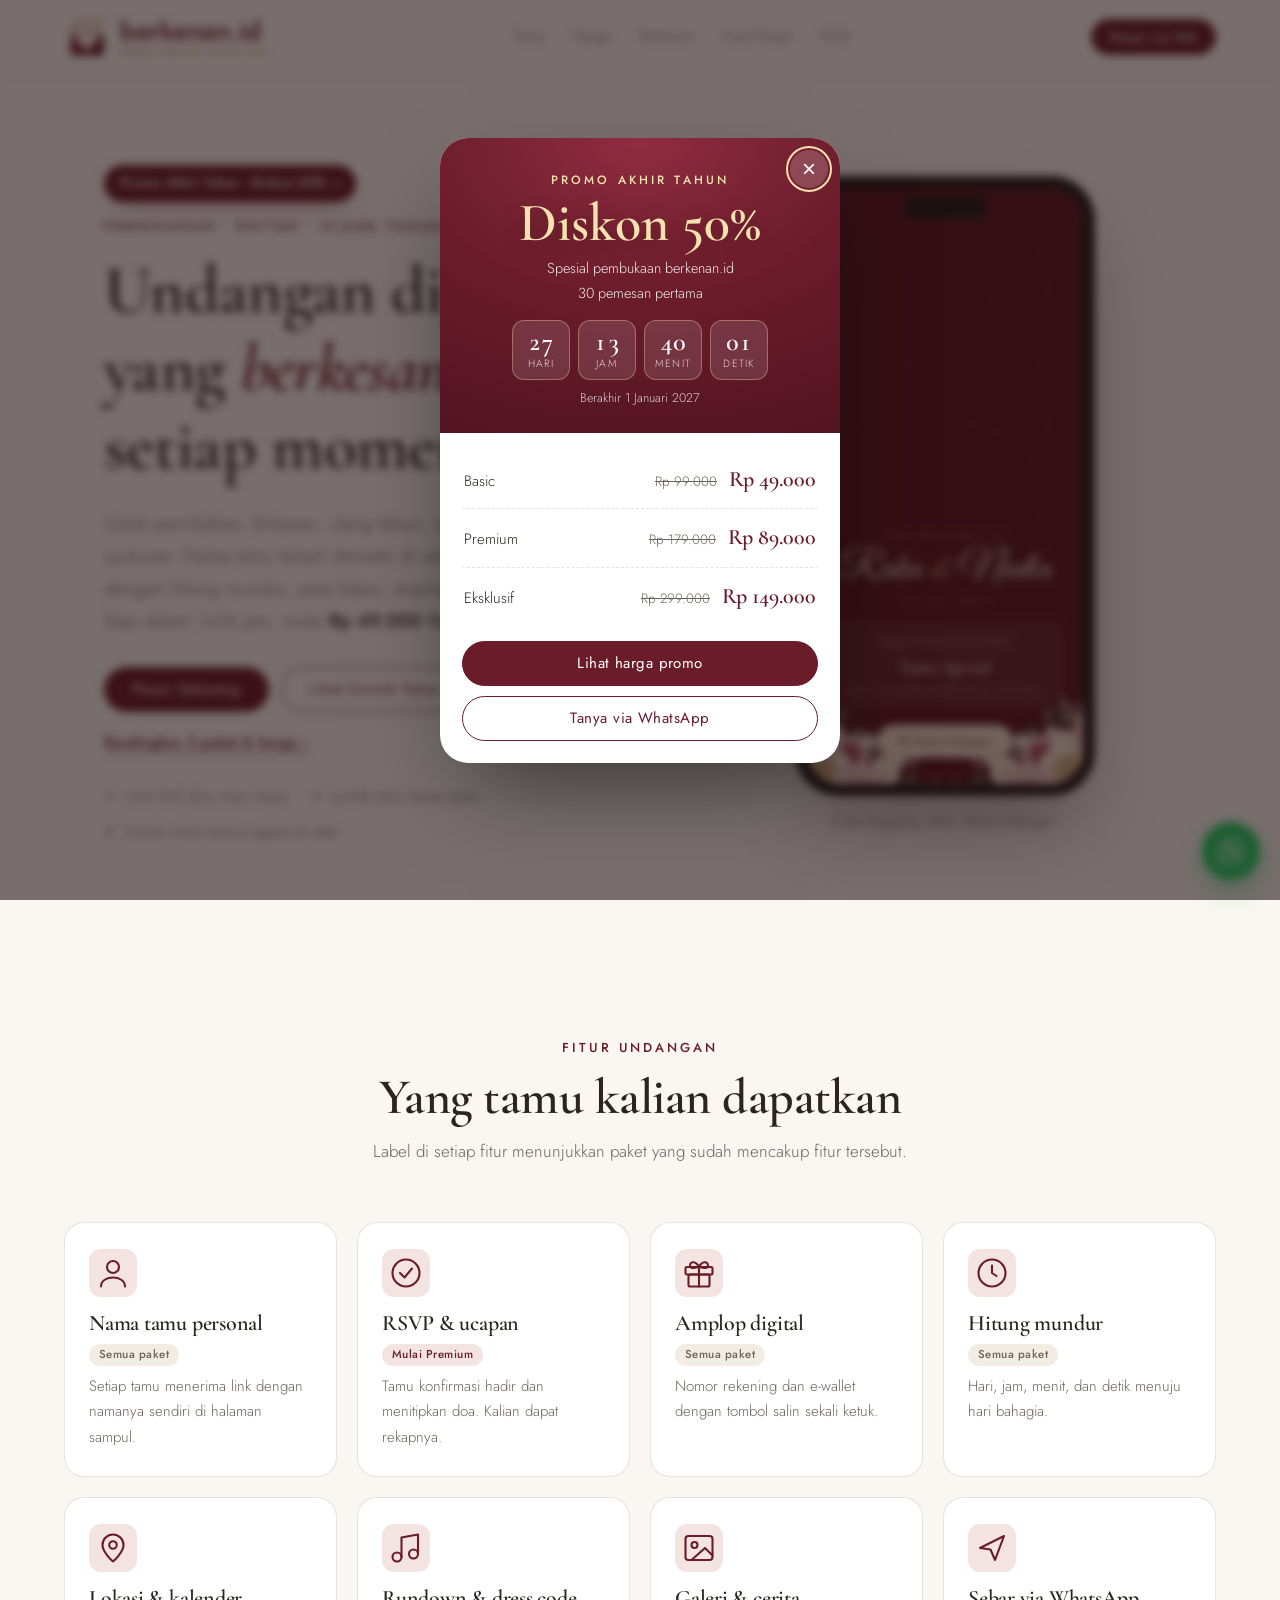
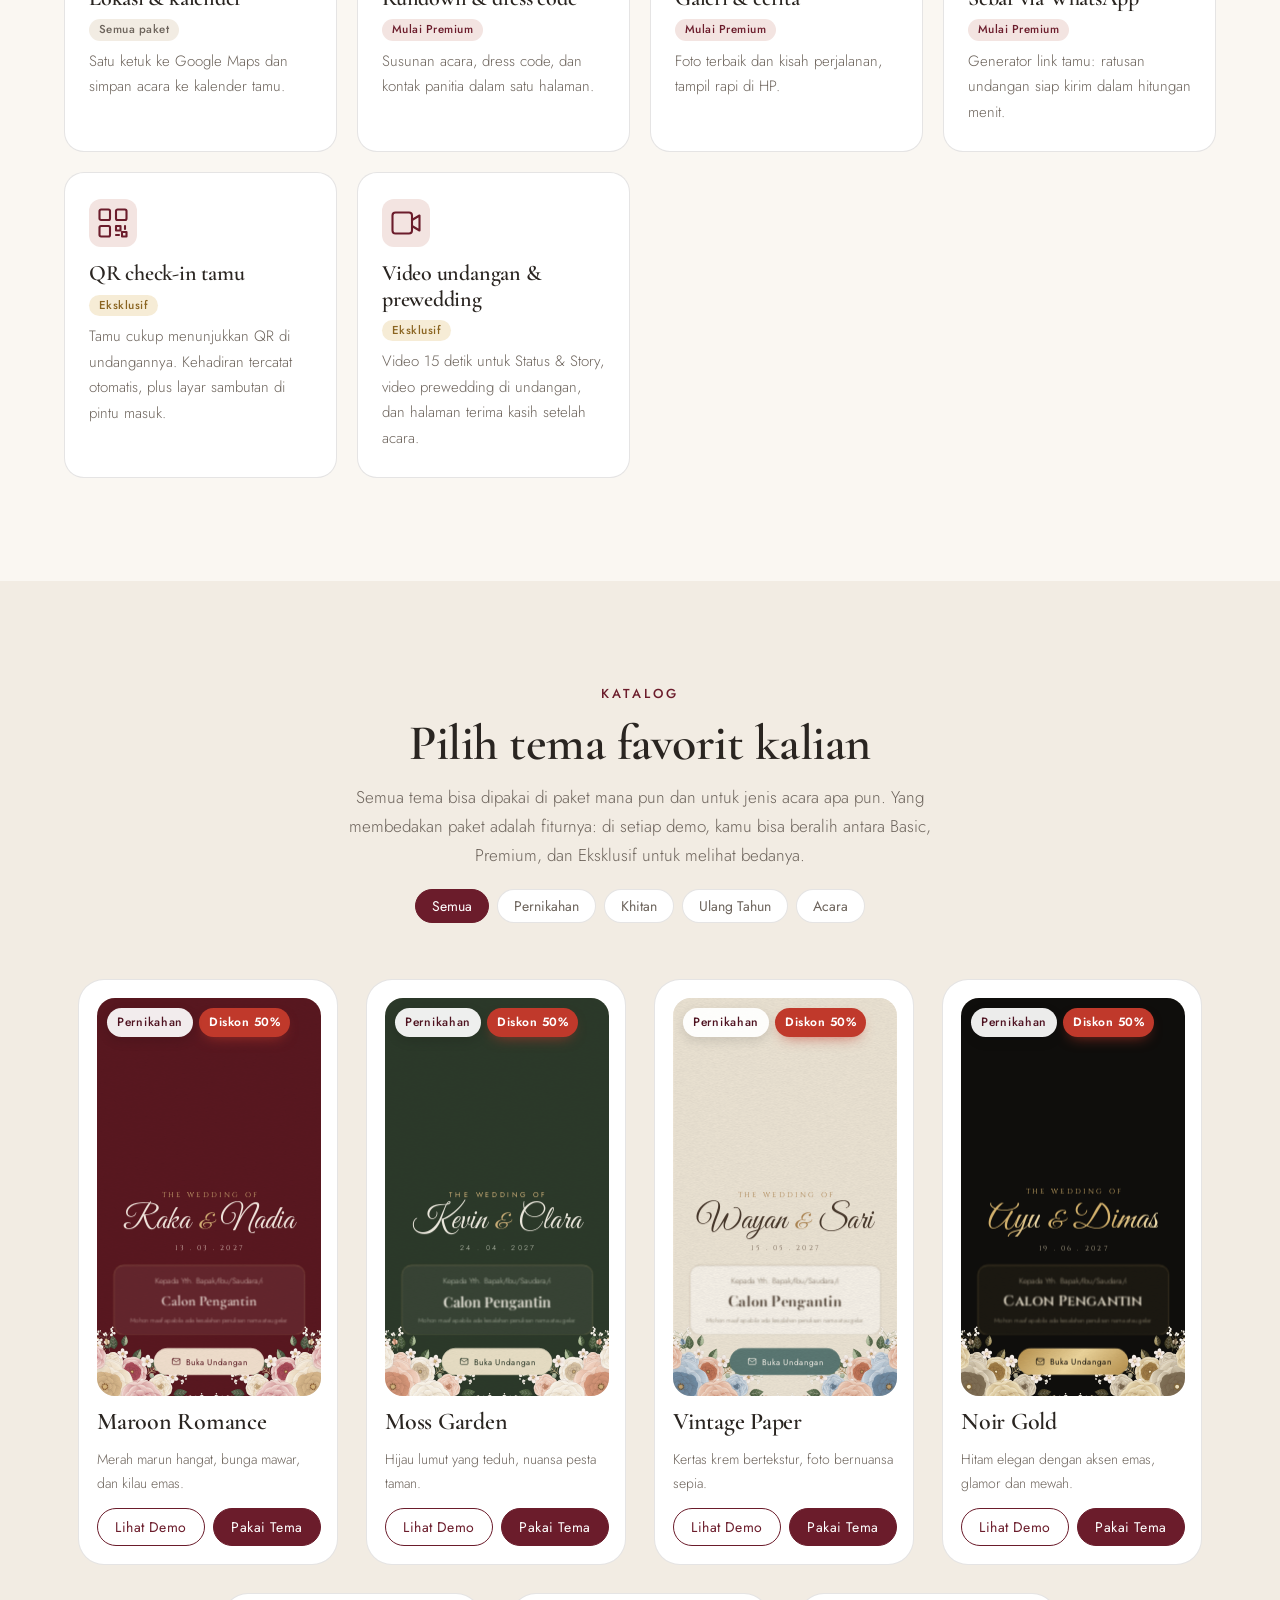
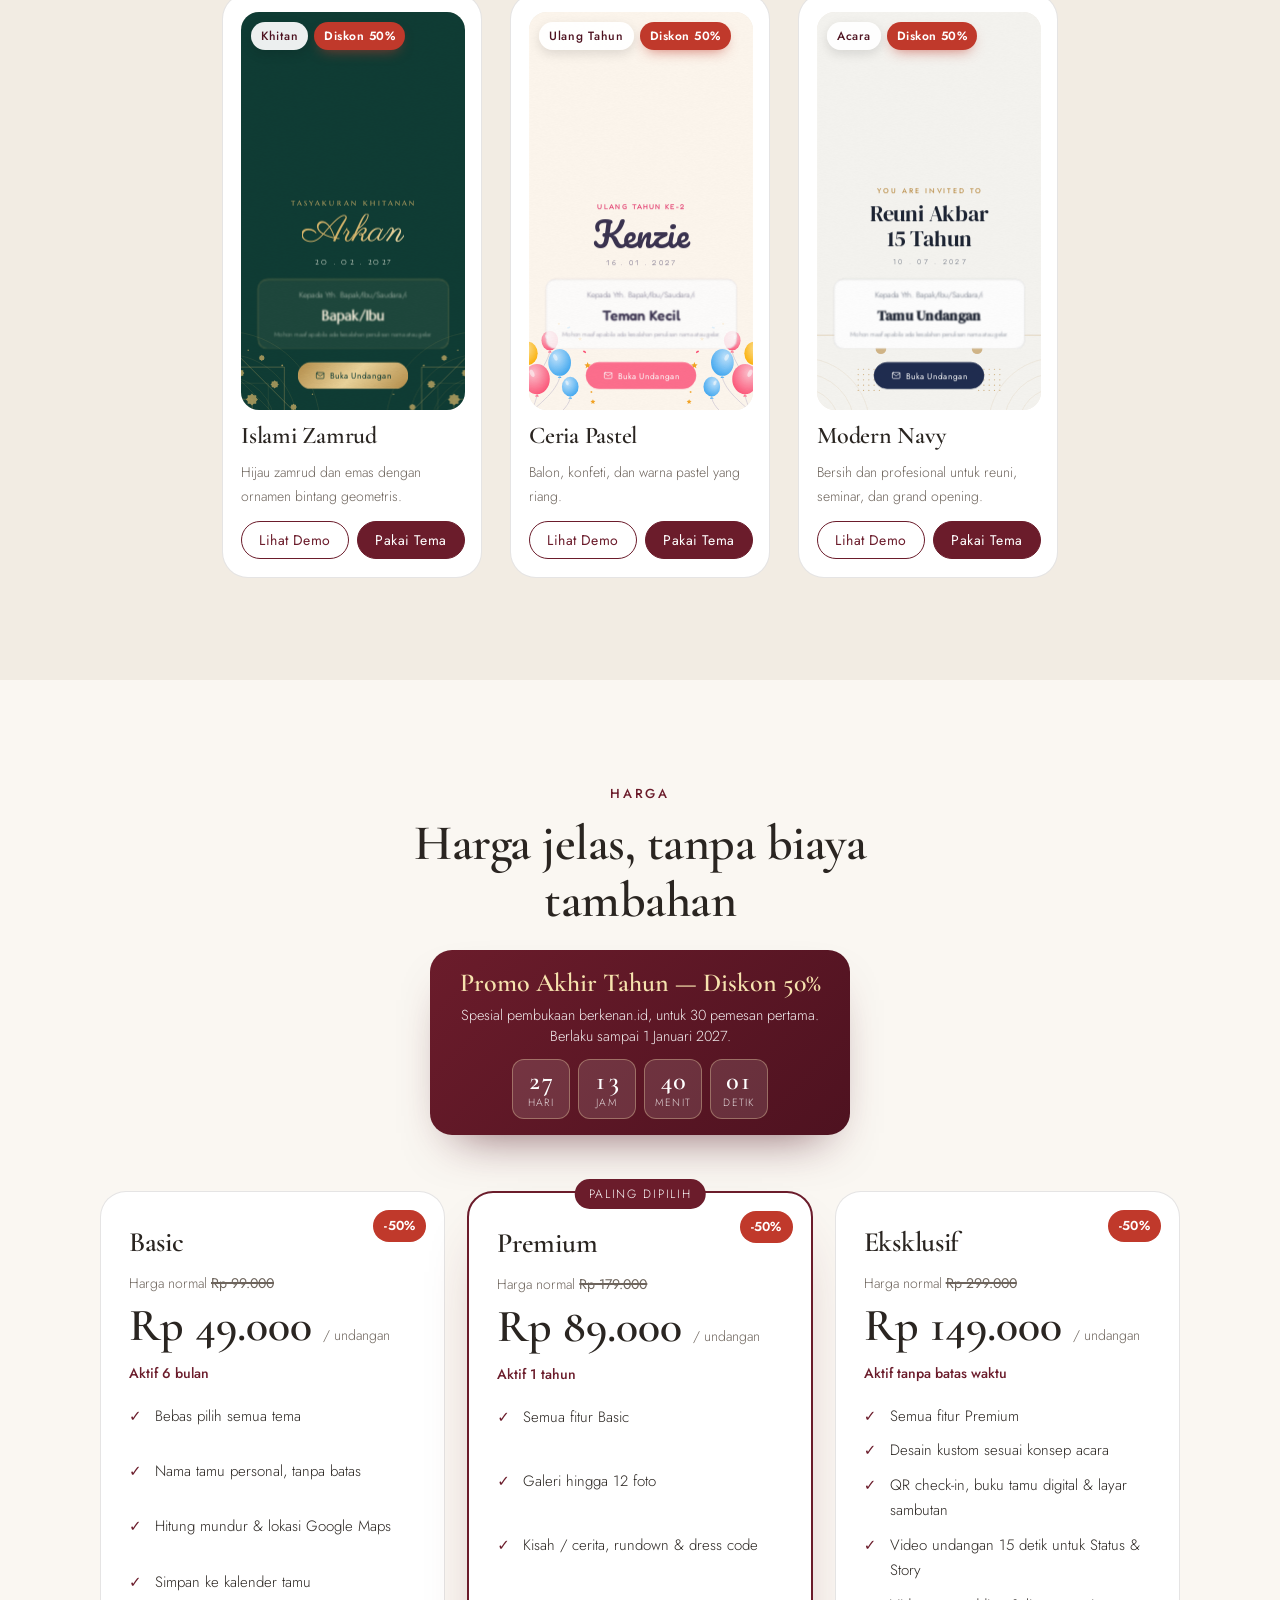
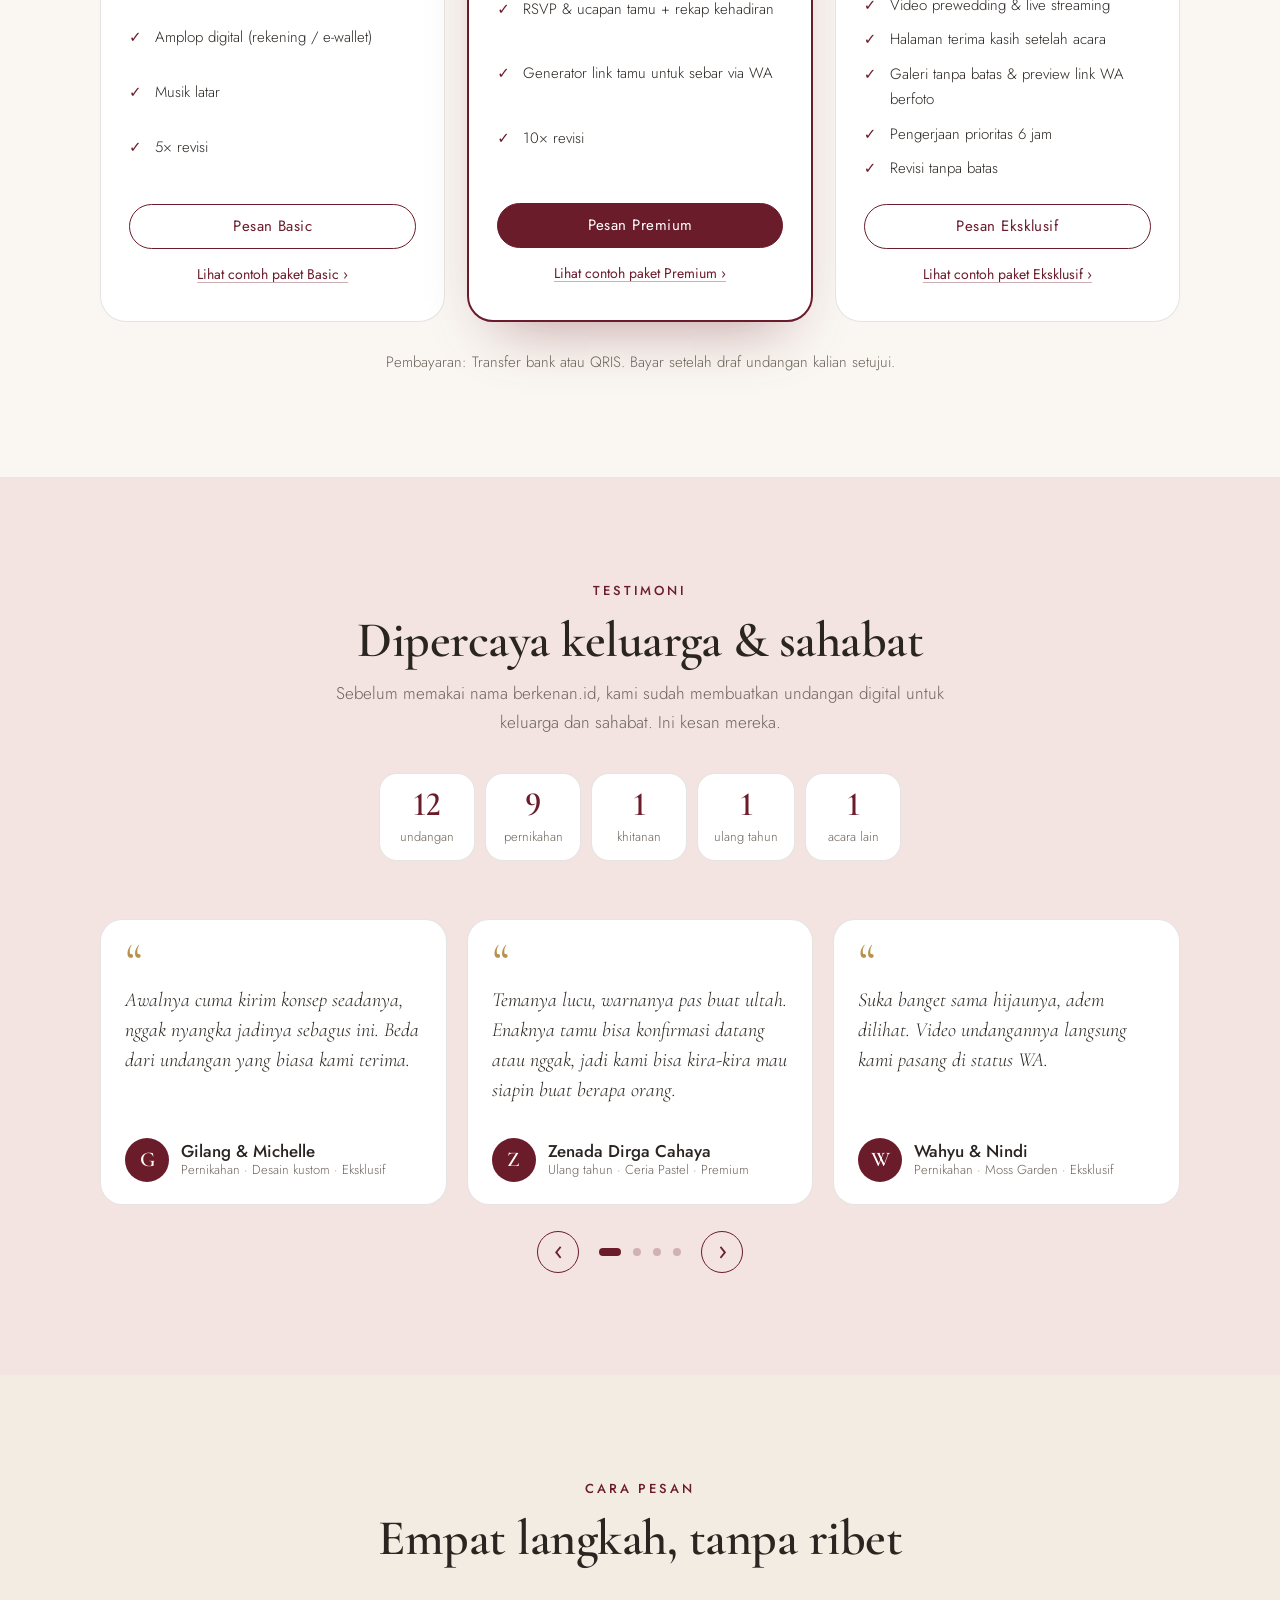
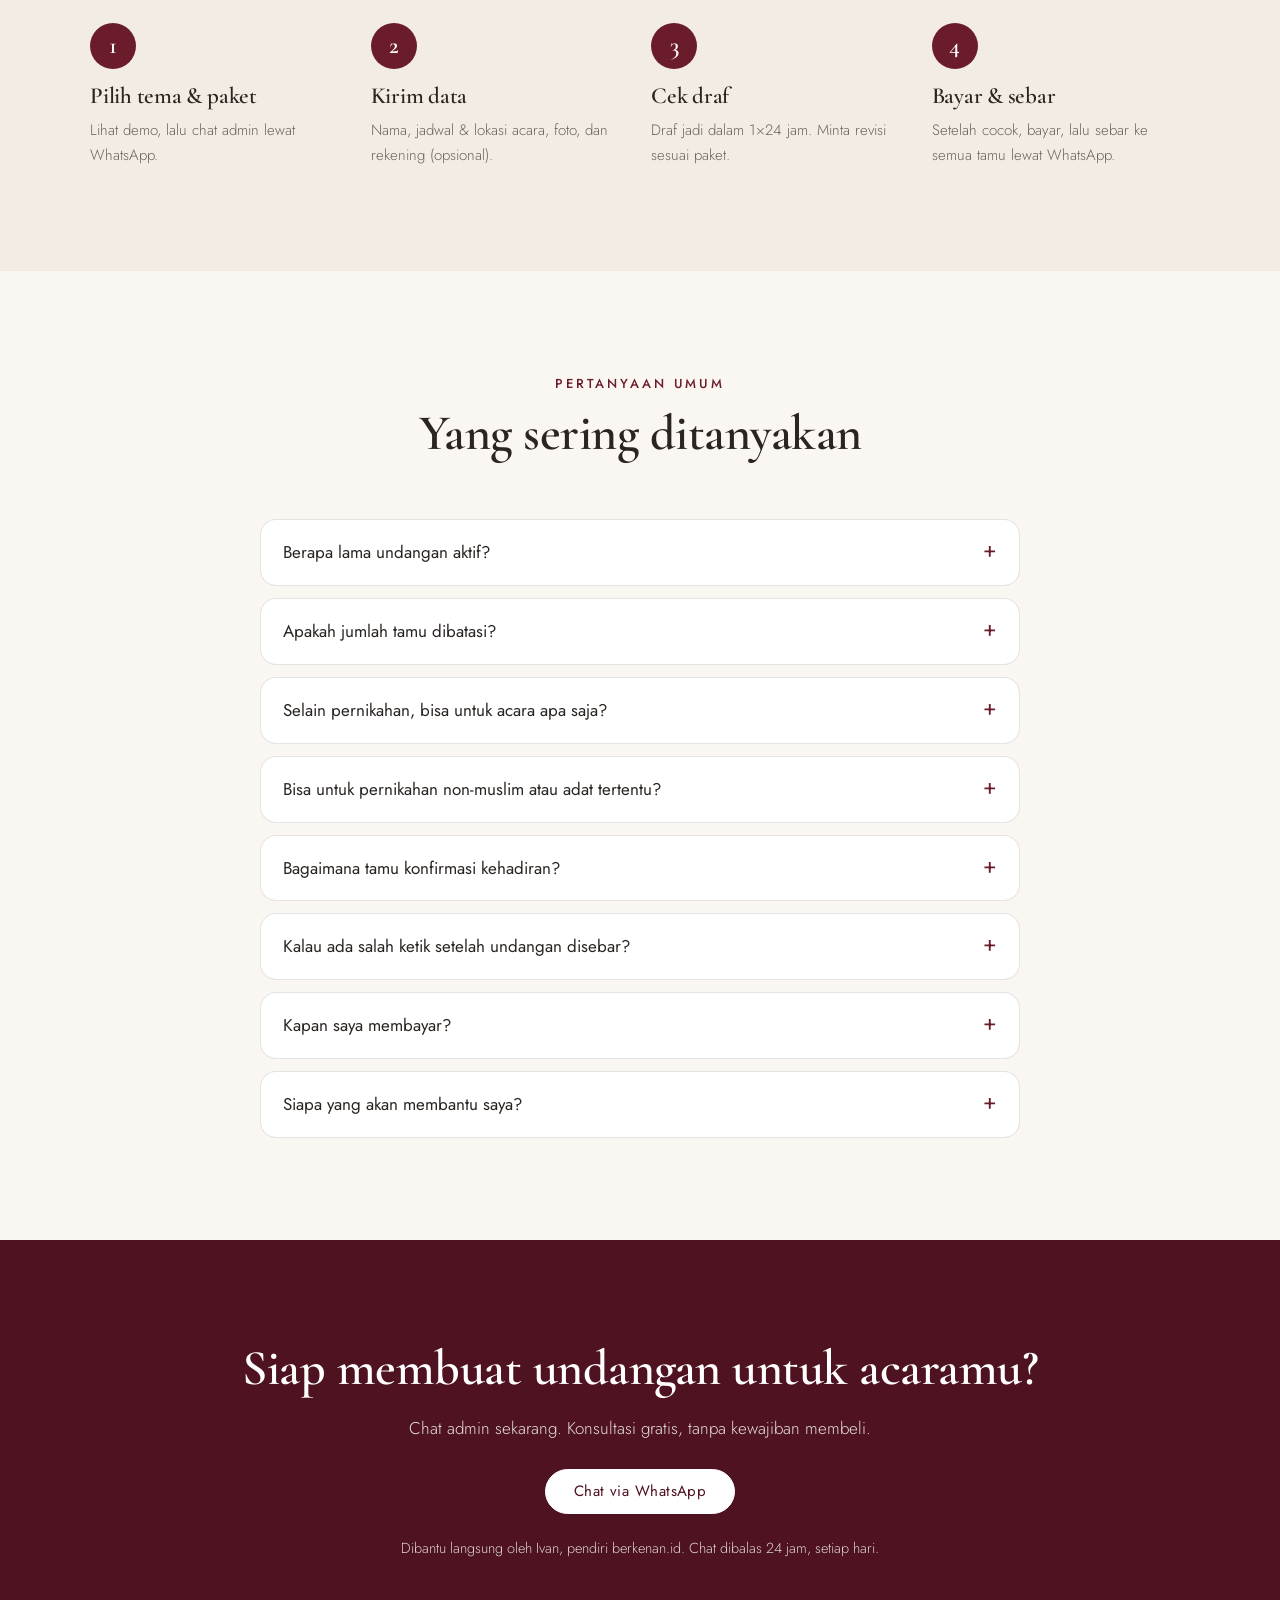
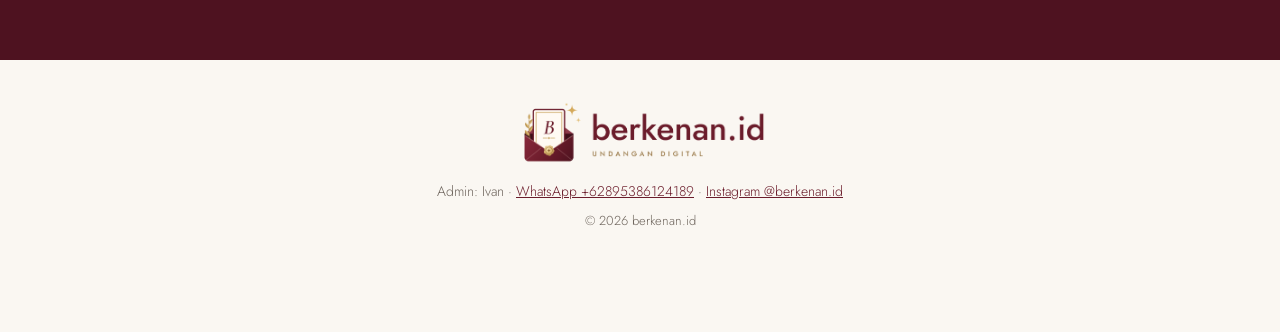
<file: index.html>
<!doctype html>
<html lang="id">
<head>
  <meta charset="utf-8">
  <meta name="viewport" content="width=device-width, initial-scale=1">
  <title>berkenan.id — Undangan Digital Pernikahan, Khitan, Ulang Tahun & Acara</title>
  <meta name="description" content="Undangan digital elegan untuk pernikahan, khitanan, ulang tahun, reuni, dan acara lainnya: nama tamu otomatis, RSVP, amplop digital, hitung mundur, dan musik. Jadi dalam 1×24 jam.">
  <meta property="og:title" content="berkenan.id — Undangan Digital untuk Setiap Momen">
  <meta property="og:description" content="Undangan digital untuk pernikahan, khitan, ulang tahun, dan acara. Siap disebar dalam 1×24 jam.">
  <meta property="og:type" content="website">
  <meta property="og:site_name" content="berkenan.id">
  <!-- Pratinjau link (WhatsApp, Facebook) butuh alamat lengkap. Ganti saat pindah ke domain sendiri. -->
  <meta property="og:image" content="https://ivan42118.github.io/berkenan.id/assets/logo/og.png">
  <meta property="og:image:width" content="1200">
  <meta property="og:image:height" content="630">
  <meta name="twitter:card" content="summary_large_image">
  <meta name="theme-color" content="#faf7f2">
  <link rel="icon" type="image/png" sizes="32x32" href="assets/logo/favicon-32.png">
  <link rel="icon" type="image/png" sizes="16x16" href="assets/logo/favicon-16.png">
  <link rel="apple-touch-icon" href="assets/logo/apple-touch-icon.png">
  <link rel="preconnect" href="https://fonts.googleapis.com">
  <link rel="preconnect" href="https://fonts.gstatic.com" crossorigin>
  <link href="https://fonts.googleapis.com/css2?family=Cormorant+Garamond:ital,wght@0,500;0,600;1,500&family=Jost:wght@300;400;500&display=swap" rel="stylesheet">
  <link rel="stylesheet" href="assets/landing.css?v=20261128e">
</head>
<body>
  <div class="peringatan" id="peringatan" hidden>
    ⚠ Nomor WhatsApp masih contoh. Ganti <code>whatsapp</code> di <code>config.js</code> sebelum situs ini online.
  </div>

  <header class="nav">
    <a class="logo" href="#" aria-label="berkenan.id, undangan digital">
      <img src="assets/logo/ikon-terang-96.png" srcset="assets/logo/ikon-terang-96.png 1x, assets/logo/ikon-terang-192.png 2x" width="46" height="46" alt="">
      <span class="logo-teks"><span class="logo-nama" data-brand>berkenan.id</span><small data-tagline>Undangan Digital</small></span>
    </a>
    <nav class="menu" aria-label="Navigasi utama">
      <a href="#tema">Tema</a>
      <a href="#harga">Harga</a>
      <a href="#cara">Cara Pesan</a>
      <a href="#faq">FAQ</a>
    </nav>
    <a class="harga-hp" href="#harga">Harga</a>
    <a class="btn kecil" data-wa target="_blank" rel="noopener">Pesan via WA</a>
  </header>

  <main>
    <section class="hero">
      <div class="hero-teks">
        <p class="eyebrow">Pernikahan · Khitan · Ulang Tahun · Acara</p>
        <h1>Undangan digital yang <em>berkesan</em> untuk setiap momen.</h1>
        <p class="lead">Untuk pernikahan, khitanan, ulang tahun, sampai reuni dan syukuran. Nama tamu tampil otomatis di setiap link, lengkap dengan hitung mundur, peta lokasi, amplop digital, dan musik. Siap dalam <span data-waktu>1×24 jam</span>, mulai <strong data-harga-min>Rp 99.000</strong>.</p>
        <div class="cta">
          <a class="btn" data-wa target="_blank" rel="noopener">Pesan Sekarang</a>
          <a class="btn garis" href="#tema">Lihat Contoh Tema</a>
        </div>
        <a class="tautan-harga" href="#harga">Bandingkan 3 paket &amp; harga ›</a>
        <ul class="jaminan">
          <li>Lihat draf dulu, baru bayar</li>
          <li>Jumlah tamu tanpa batas</li>
          <li>Cocok untuk semua agama &amp; adat</li>
        </ul>
      </div>
      <div class="hero-hp">
        <div class="hp">
          <!-- Undangan dirender selebar HP asli (375px) lalu diperkecil, supaya tampilannya persis seperti di HP tamu. -->
          <div class="hp-layar">
            <iframe src="undangan/?u=demo-maroon&amp;to=Tamu%20Spesial&amp;v=20261128e" title="Contoh undangan tema Maroon Romance"></iframe>
          </div>
        </div>
        <p class="hp-ket">Coba langsung: tekan “Buka Undangan”</p>
      </div>
    </section>

    <section class="bagian" id="fitur">
      <header class="kepala">
        <p class="eyebrow">Fitur undangan</p>
        <h2>Yang tamu kalian dapatkan</h2>
        <p>Label di setiap fitur menunjukkan paket yang sudah mencakup fitur tersebut.</p>
      </header>
      <div class="grid-fitur">
        <article class="fitur">
          <svg viewBox="0 0 24 24" aria-hidden="true"><circle cx="12" cy="8" r="4"/><path d="M4 21c0-4 4-6 8-6s8 2 8 6"/></svg>
          <h3>Nama tamu personal</h3>
          <span class="lencana-paket">Semua paket</span>
          <p>Setiap tamu menerima link dengan namanya sendiri di halaman sampul.</p>
        </article>
        <article class="fitur">
          <svg viewBox="0 0 24 24" aria-hidden="true"><circle cx="12" cy="12" r="9"/><path d="M8 12l3 3 5-6"/></svg>
          <h3>RSVP &amp; ucapan</h3>
          <span class="lencana-paket premium">Mulai Premium</span>
          <p>Tamu konfirmasi hadir dan menitipkan doa. Kalian dapat rekapnya.</p>
        </article>
        <article class="fitur">
          <svg viewBox="0 0 24 24" aria-hidden="true"><rect x="3" y="8" width="18" height="5" rx="1"/><rect x="5" y="13" width="14" height="8" rx="1"/><path d="M12 8v13M12 8c-2-4-6-4-6-1s4 1 6 1zM12 8c2-4 6-4 6-1s-4 1-6 1z"/></svg>
          <h3>Amplop digital</h3>
          <span class="lencana-paket">Semua paket</span>
          <p>Nomor rekening dan e-wallet dengan tombol salin sekali ketuk.</p>
        </article>
        <article class="fitur">
          <svg viewBox="0 0 24 24" aria-hidden="true"><circle cx="12" cy="12" r="9"/><path d="M12 7v5l3 2"/></svg>
          <h3>Hitung mundur</h3>
          <span class="lencana-paket">Semua paket</span>
          <p>Hari, jam, menit, dan detik menuju hari bahagia.</p>
        </article>
        <article class="fitur">
          <svg viewBox="0 0 24 24" aria-hidden="true"><path d="M12 21s-7-6-7-11a7 7 0 0 1 14 0c0 5-7 11-7 11z"/><circle cx="12" cy="10" r="2.5"/></svg>
          <h3>Lokasi &amp; kalender</h3>
          <span class="lencana-paket">Semua paket</span>
          <p>Satu ketuk ke Google Maps dan simpan acara ke kalender tamu.</p>
        </article>
        <article class="fitur">
          <svg viewBox="0 0 24 24" aria-hidden="true"><path d="M9 18V5l11-2v13"/><circle cx="6" cy="18" r="3"/><circle cx="17" cy="16" r="3"/></svg>
          <h3>Rundown &amp; dress code</h3>
          <span class="lencana-paket premium">Mulai Premium</span>
          <p>Susunan acara, dress code, dan kontak panitia dalam satu halaman.</p>
        </article>
        <article class="fitur">
          <svg viewBox="0 0 24 24" aria-hidden="true"><rect x="3" y="4" width="18" height="16" rx="2"/><circle cx="9" cy="10" r="2"/><path d="M21 17l-5-5-9 8"/></svg>
          <h3>Galeri &amp; cerita</h3>
          <span class="lencana-paket premium">Mulai Premium</span>
          <p>Foto terbaik dan kisah perjalanan, tampil rapi di HP.</p>
        </article>
        <article class="fitur">
          <svg viewBox="0 0 24 24" aria-hidden="true"><path d="M4 12l16-8-6 16-3-7z"/></svg>
          <h3>Sebar via WhatsApp</h3>
          <span class="lencana-paket premium">Mulai Premium</span>
          <p>Generator link tamu: ratusan undangan siap kirim dalam hitungan menit.</p>
        </article>
        <article class="fitur">
          <svg viewBox="0 0 24 24" aria-hidden="true"><rect x="3" y="3" width="7" height="7" rx="1"/><rect x="14" y="3" width="7" height="7" rx="1"/><rect x="3" y="14" width="7" height="7" rx="1"/><path d="M14 14h3v3h-3zM18 18h3v3h-3zM14 20h2M20 14v2"/></svg>
          <h3>QR check-in tamu</h3>
          <span class="lencana-paket eksklusif">Eksklusif</span>
          <p>Tamu cukup menunjukkan QR di undangannya. Kehadiran tercatat otomatis, plus layar sambutan di pintu masuk.</p>
        </article>
        <article class="fitur">
          <svg viewBox="0 0 24 24" aria-hidden="true"><rect x="3" y="5" width="13" height="14" rx="2"/><path d="M16 10l5-3v10l-5-3"/></svg>
          <h3>Video undangan &amp; prewedding</h3>
          <span class="lencana-paket eksklusif">Eksklusif</span>
          <p>Video 15 detik untuk Status &amp; Story, video prewedding di undangan, dan halaman terima kasih setelah acara.</p>
        </article>
      </div>
    </section>

    <section class="bagian lembut" id="tema">
      <header class="kepala">
        <p class="eyebrow">Katalog</p>
        <h2>Pilih tema favorit kalian</h2>
        <p>Semua tema bisa dipakai di paket mana pun dan untuk jenis acara apa pun. Yang membedakan paket adalah fiturnya: di setiap demo, kamu bisa beralih antara Basic, Premium, dan Eksklusif untuk melihat bedanya.</p>
        <div class="filter-tema" id="filter-tema" role="tablist" aria-label="Filter kategori"></div>
      </header>
      <div class="grid-tema" id="grid-tema"></div>
    </section>

    <section class="bagian" id="harga">
      <header class="kepala">
        <p class="eyebrow">Harga</p>
        <h2>Harga jelas, tanpa biaya tambahan</h2>
        <p class="promo" id="promo" hidden></p>
      </header>
      <div class="grid-harga" id="grid-harga"></div>
      <p class="catatan">Pembayaran: <span data-pembayaran>Transfer bank atau QRIS</span>. Bayar setelah draf undangan kalian setujui.</p>
    </section>

    <!-- Testimoni: diisi dari config.js (testimoni). Tersembunyi selama belum ada isinya. -->
    <section class="bagian testimoni" id="testimoni" hidden>
      <header class="kepala">
        <p class="eyebrow">Testimoni</p>
        <h2>Dipercaya keluarga &amp; sahabat</h2>
        <p>Sebelum memakai nama berkenan.id, kami sudah membuatkan undangan digital untuk keluarga dan sahabat.<span id="testi-ajak" hidden> Ini kesan mereka.</span></p>
        <ul class="ringkas-testi" id="ringkas-testi"></ul>
      </header>
      <div class="slider-testi" id="slider-testi" role="region" aria-roledescription="carousel" aria-label="Testimoni" hidden>
        <div class="jalur-testi" id="jalur-testi"></div>
        <div class="kendali-testi">
          <button type="button" class="panah-testi mundur" aria-label="Testimoni sebelumnya">‹</button>
          <div class="titik-testi"></div>
          <button type="button" class="panah-testi maju" aria-label="Testimoni berikutnya">›</button>
        </div>
      </div>
    </section>

    <section class="bagian lembut" id="cara">
      <header class="kepala">
        <p class="eyebrow">Cara pesan</p>
        <h2>Empat langkah, tanpa ribet</h2>
      </header>
      <ol class="langkah">
        <li><span>1</span><h3>Pilih tema &amp; paket</h3><p>Lihat demo, lalu chat admin lewat WhatsApp.</p></li>
        <li><span>2</span><h3>Kirim data</h3><p>Nama, jadwal &amp; lokasi acara, foto, dan rekening (opsional).</p></li>
        <li><span>3</span><h3>Cek draf</h3><p>Draf jadi dalam <span data-waktu>1×24 jam</span>. Minta revisi sesuai paket.</p></li>
        <li><span>4</span><h3>Bayar &amp; sebar</h3><p>Setelah cocok, bayar, lalu sebar ke semua tamu lewat WhatsApp.</p></li>
      </ol>
    </section>

    <section class="bagian" id="faq">
      <header class="kepala">
        <p class="eyebrow">Pertanyaan umum</p>
        <h2>Yang sering ditanyakan</h2>
      </header>
      <div class="faq">
        <details>
          <summary>Berapa lama undangan aktif?</summary>
          <p>Paket Basic aktif 6 bulan dan Premium aktif 1 tahun sejak undangan jadi. Paket Eksklusif aktif tanpa batas waktu, dan setelah acara berubah menjadi halaman terima kasih berisi foto hari H sebagai kenang-kenangan.</p>
        </details>
        <details>
          <summary>Apakah jumlah tamu dibatasi?</summary>
          <p>Tidak. Kalian bisa membuat link bernama untuk tamu sebanyak apa pun tanpa biaya tambahan.</p>
        </details>
        <details>
          <summary>Selain pernikahan, bisa untuk acara apa saja?</summary>
          <p>Bisa untuk khitanan, aqiqah, ulang tahun anak maupun dewasa, reuni, syukuran, pengajian, seminar, sampai grand opening usaha. Isi dan susunan undangan menyesuaikan jenis acaranya.</p>
        </details>
        <details>
          <summary>Bisa untuk pernikahan non-muslim atau adat tertentu?</summary>
          <p>Bisa. Salam pembuka, kutipan, nama acara (akad, pemberkatan, resepsi, ngunduh mantu, dan lainnya) semuanya disesuaikan dengan kalian.</p>
        </details>
        <details>
          <summary>Bagaimana tamu konfirmasi kehadiran?</summary>
          <p>Tamu mengisi form RSVP di undangan. Konfirmasi dan ucapan masuk ke rekap yang bisa kalian lihat (paket Premium ke atas).</p>
        </details>
        <details>
          <summary>Kalau ada salah ketik setelah undangan disebar?</summary>
          <p>Kami perbaiki tanpa mengganti link, jadi tamu yang sudah menerima tetap melihat versi terbaru.</p>
        </details>
        <details>
          <summary>Kapan saya membayar?</summary>
          <p>Setelah draf undangan jadi dan kalian setujui. Pembayaran lewat <span data-pembayaran>transfer bank atau QRIS</span>.</p>
        </details>
        <details>
          <summary>Siapa yang akan membantu saya?</summary>
          <p><span data-admin>Ivan</span>, pendiri berkenan.id, yang langsung membalas chat kalian dan mengerjakan undangannya sampai siap disebar. Chat WhatsApp dibalas <span data-jam-balas>24 jam, setiap hari</span>.</p>
        </details>
      </div>
    </section>

    <section class="cta-akhir">
      <h2>Siap membuat undangan untuk acaramu?</h2>
      <p>Chat admin sekarang. Konsultasi gratis, tanpa kewajiban membeli.</p>
      <a class="btn terang" data-wa target="_blank" rel="noopener">Chat via WhatsApp</a>
      <p class="info-admin" id="info-admin" hidden></p>
    </section>
  </main>

  <footer class="kaki">
    <img class="kaki-logo" src="assets/logo/logo-mendatar-terang.png" width="250" height="68" alt="berkenan.id, undangan digital">
    <p id="kontak"></p>
    <p class="hak">© <span id="tahun"></span> <span data-brand>berkenan.id</span></p>
  </footer>

  <a class="wa-mengambang" data-wa target="_blank" rel="noopener" aria-label="Chat via WhatsApp">
    <svg viewBox="0 0 24 24" aria-hidden="true"><path d="M12 3a9 9 0 0 0-7.8 13.5L3 21l4.6-1.2A9 9 0 1 0 12 3z"/><path d="M9 8.5c0 3.5 3 6.5 6.5 6.5l1-1.6-2-1-1 1c-1.2-.5-2.4-1.7-2.9-2.9l1-1-1-2z"/></svg>
  </a>

  <script src="config.js?v=20261128e"></script>
  <script src="assets/landing.js?v=20261128e"></script>
</body>
</html>
</file>
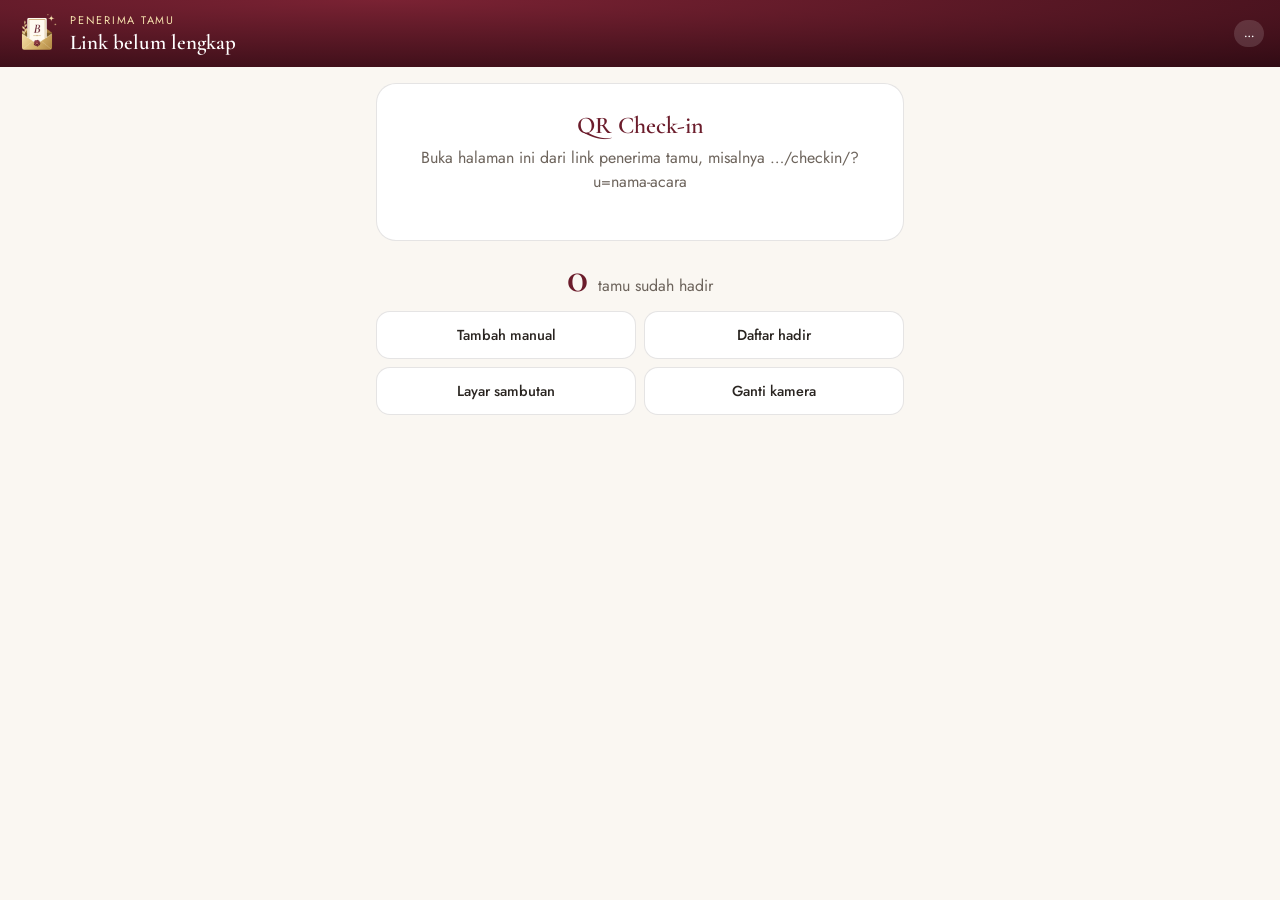
<file: checkin/index.html>
<!doctype html>
<html lang="id">
<head>
  <meta charset="utf-8">
  <meta name="viewport" content="width=device-width, initial-scale=1, viewport-fit=cover">
  <meta name="robots" content="noindex, nofollow">
  <meta name="theme-color" content="#2a0911">
  <title>Penerima Tamu · berkenan.id</title>
  <!--
    Halaman penerima tamu untuk QR check-in: checkin/?u=<slug undangan>
    Scan QR di undangan tamu → kehadiran tercatat. Tanpa aplikasi, cukup buka di Chrome/Safari.
    Bila rsvpEndpoint di config.js terisi, data juga dikirim ke Google Sheet (lihat rsvp/apps-script.gs).
  -->
  <link rel="icon" type="image/png" sizes="32x32" href="../assets/logo/favicon-32.png">
  <link rel="apple-touch-icon" href="../assets/logo/apple-touch-icon.png">
  <link rel="preconnect" href="https://fonts.googleapis.com">
  <link rel="preconnect" href="https://fonts.gstatic.com" crossorigin>
  <link href="https://fonts.googleapis.com/css2?family=Cormorant+Garamond:ital,wght@0,600;1,500;1,600&family=Jost:wght@400;500;600&display=swap" rel="stylesheet">
  <link rel="stylesheet" href="checkin.css?v=20261128e">
</head>
<body>
  <header class="kepala">
    <img src="../assets/logo/ikon-gelap-512.png" width="42" height="42" alt="">
    <div class="kepala-teks">
      <p class="kepala-label">Penerima Tamu</p>
      <h1 id="judul">Memuat…</h1>
    </div>
    <span id="status" class="status">…</span>
  </header>

  <div id="toast" class="toast" role="alert" aria-live="assertive" hidden>
    <span class="toast-ikon" aria-hidden="true"></span>
    <div><p class="toast-judul"></p><p class="toast-ket"></p></div>
  </div>

  <main class="isi">
    <section id="layar-mulai" class="kartu mulai">
      <h2>QR Check-in</h2>
      <p>Arahkan kamera ke QR di undangan tamu. Kehadiran langsung tercatat beserta jamnya.</p>
      <button id="mulai" class="tombol besar" type="button">Mulai scan</button>
      <p id="info-kamera" class="info" role="alert"></p>
    </section>

    <section id="area-kamera" class="kamera" hidden>
      <div id="wadah-video" class="wadah-video">
        <video id="video" playsinline muted autoplay></video>
        <div class="bingkai" aria-hidden="true"><span></span></div>
        <div id="kilat" class="kilat" aria-hidden="true"><span class="kilat-ikon"></span><p class="kilat-nama"></p></div>
      </div>
      <p class="petunjuk">Arahkan kamera ke QR undangan tamu</p>
    </section>

    <div id="hasil" class="hasil" role="status" aria-live="assertive" hidden>
      <span class="hasil-ikon" aria-hidden="true"></span>
      <div><p class="hasil-judul"></p><p class="hasil-ket"></p></div>
    </div>

    <section class="ringkas">
      <div class="angka"><b id="jumlah-hadir">0</b><span>tamu sudah hadir</span></div>
      <div class="aksi">
        <button id="b-manual" type="button">Tambah manual</button>
        <button id="b-daftar" type="button">Daftar hadir</button>
        <button id="b-sambutan" type="button">Layar sambutan</button>
        <button id="b-kamera" type="button">Ganti kamera</button>
      </div>
    </section>

    <section id="panel-manual" class="kartu panel" hidden>
      <h2>Tambah manual</h2>
      <p class="kecil">Untuk tamu yang tidak membawa QR. Tulis nama sesuai undangan.</p>
      <form id="form-manual" class="form-manual">
        <input id="nama-manual" maxlength="80" placeholder="Nama tamu" autocomplete="off" required>
        <button class="tombol" type="submit">Catat hadir</button>
      </form>
      <ul id="saran-manual" class="daftar kecil-daftar"></ul>
    </section>

    <section id="panel-daftar" class="kartu panel" hidden>
      <div class="panel-kepala">
        <h2>Daftar hadir</h2>
        <button id="unduh-csv" class="tombol garis kecil" type="button">Unduh CSV</button>
      </div>
      <input id="cari" class="cari" placeholder="Cari nama…" autocomplete="off">
      <ul id="daftar-hadir" class="daftar"></ul>
      <button id="hapus-data" class="tautan-bahaya" type="button">Hapus data di HP ini</button>
    </section>

    <p id="catatan-mode" class="catatan"></p>
  </main>

  <div id="sambutan" class="sambutan" hidden>
    <button id="tutup-sambutan" class="sb-tutup" type="button" aria-label="Keluar dari layar sambutan">×</button>
    <img class="sb-logo" src="../assets/logo/ikon-gelap-512.png" width="84" height="84" alt="">
    <p id="sb-acara" class="sb-acara"></p>
    <div id="sb-isi" class="sb-isi">
      <p class="sb-kecil">Selamat datang</p>
      <p id="sb-nama" class="sb-nama"></p>
      <p id="sb-ket" class="sb-ket"></p>
    </div>
    <p id="sb-petunjuk" class="sb-petunjuk">Silakan tunjukkan QR undangan Anda ke kamera</p>
    <div id="sb-video" class="sb-video"></div>
  </div>

  <script src="../config.js?v=20261128e"></script>
  <script src="checkin.js?v=20261128e"></script>
</body>
</html>
</file>
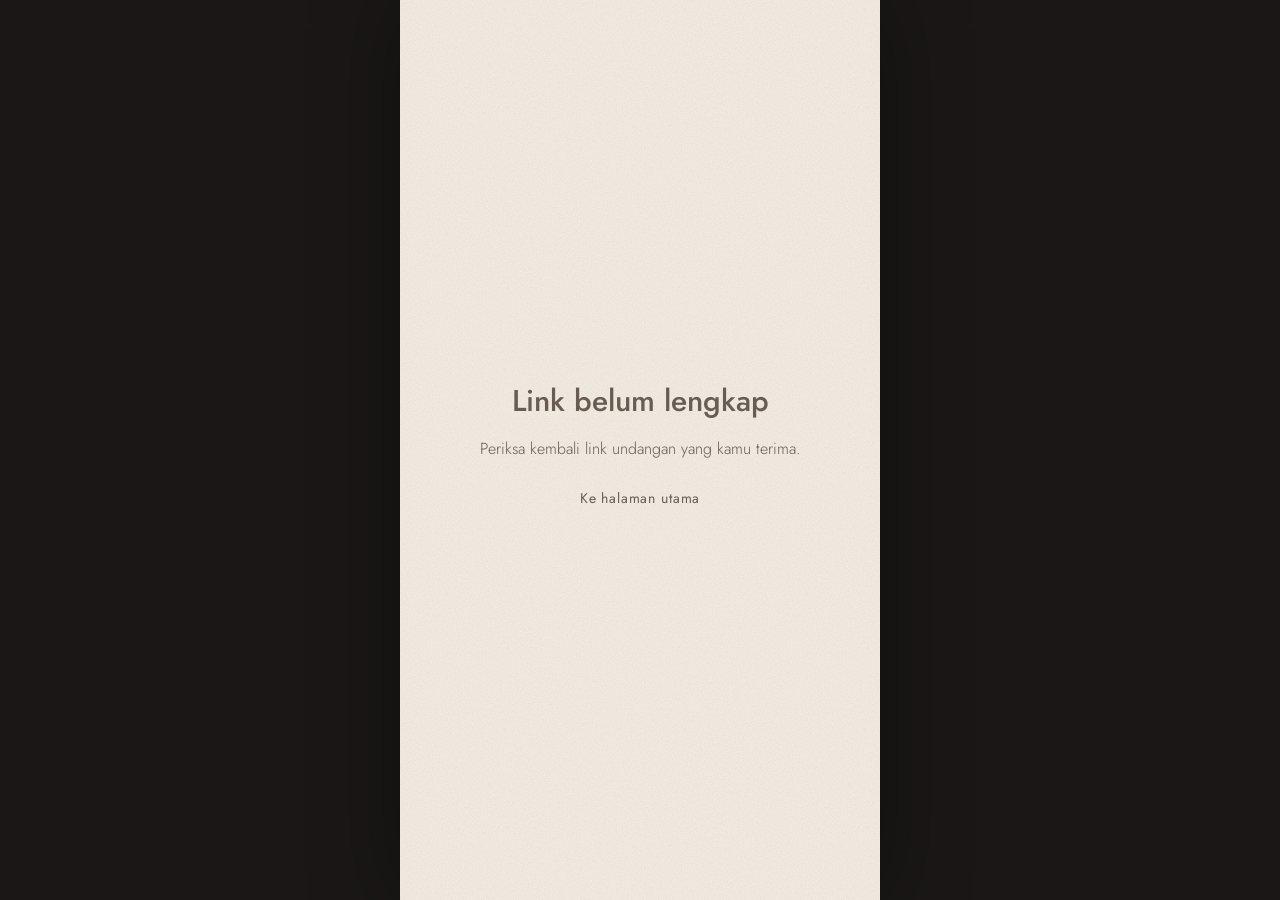
<file: undangan/index.html>
<!doctype html>
<html lang="id">
<head>
  <meta charset="utf-8">
  <meta name="viewport" content="width=device-width, initial-scale=1, viewport-fit=cover">
  <meta name="robots" content="noindex, nofollow">
  <title>Undangan Digital</title>
  <link rel="icon" type="image/png" sizes="32x32" href="../assets/logo/favicon-32.png">
  <link rel="apple-touch-icon" href="../assets/logo/apple-touch-icon.png">
  <meta name="description" content="Undangan digital">
  <meta property="og:title" content="Undangan Digital">
  <meta property="og:description" content="Dengan penuh sukacita, kami mengundang Anda untuk hadir.">
  <meta property="og:type" content="website">
  <link rel="preconnect" href="https://fonts.googleapis.com">
  <link rel="preconnect" href="https://fonts.gstatic.com" crossorigin>
  <link rel="preconnect" href="https://images.pexels.com">
  <!-- Font dasar. Font khusus tiap tema dimuat otomatis oleh undangan.js. -->
  <link href="https://fonts.googleapis.com/css2?family=Cormorant+Garamond:ital,wght@0,400;0,500;0,600;1,400&family=Jost:wght@300;400;500&display=swap" rel="stylesheet">
  <link rel="stylesheet" href="undangan.css?v=20261128e">
</head>
<body class="terkunci">
  <main id="app" aria-live="polite">
    <div class="memuat">Memuat undangan…</div>
  </main>
  <script src="../config.js?v=20261128e"></script>
  <script src="undangan.js?v=20261128e"></script>
</body>
</html>
</file>
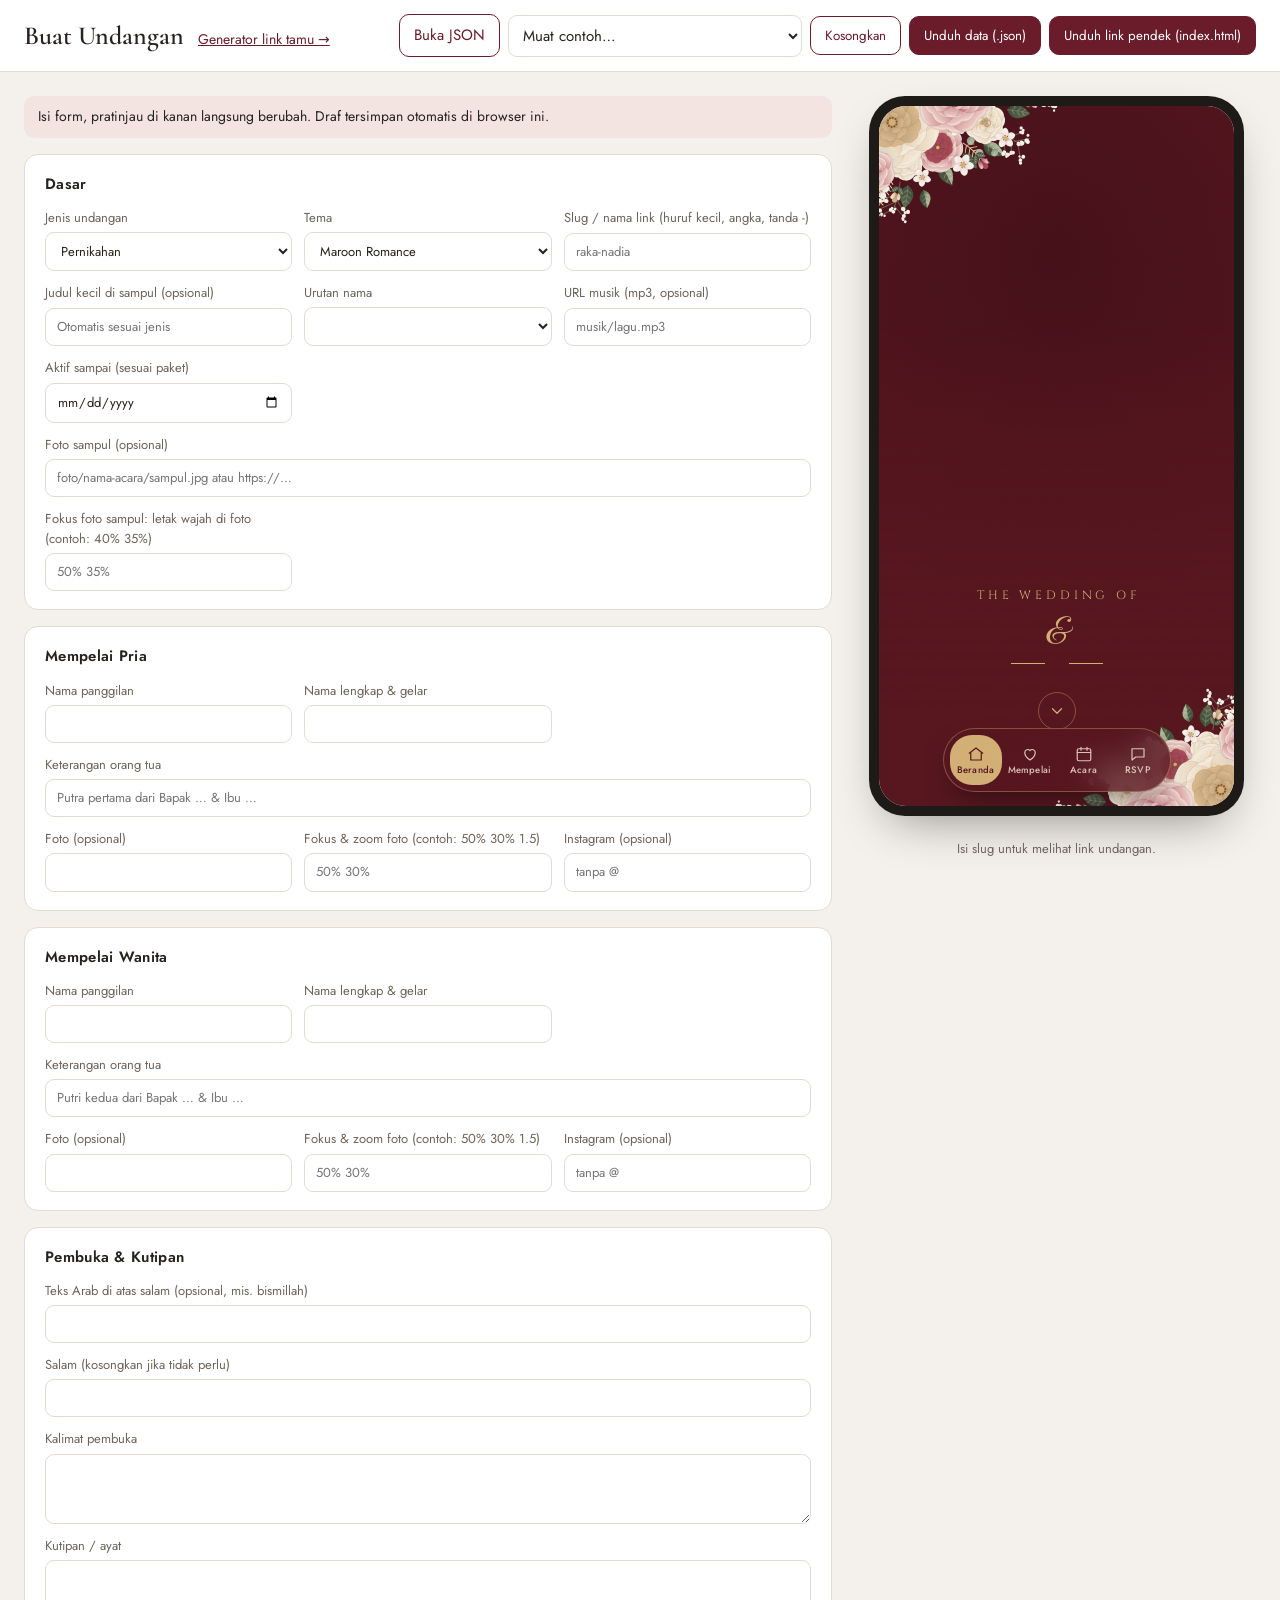
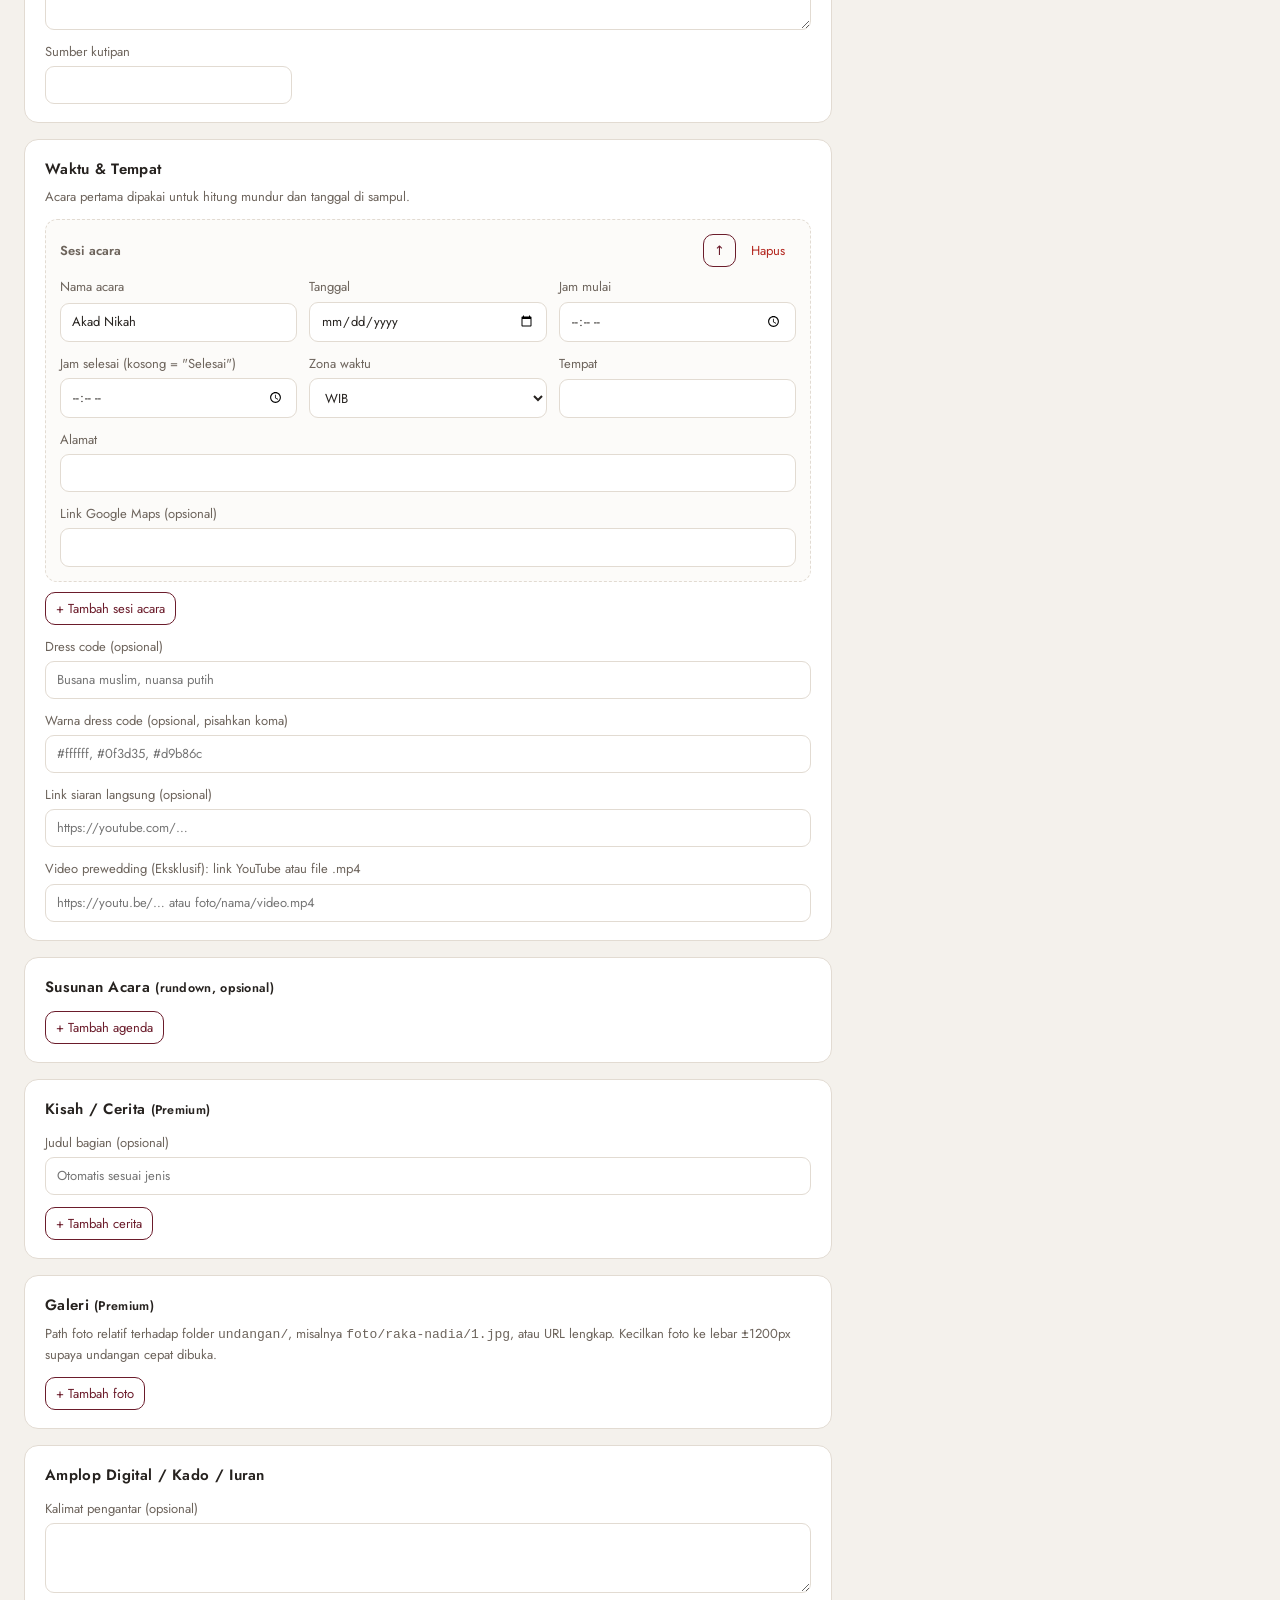
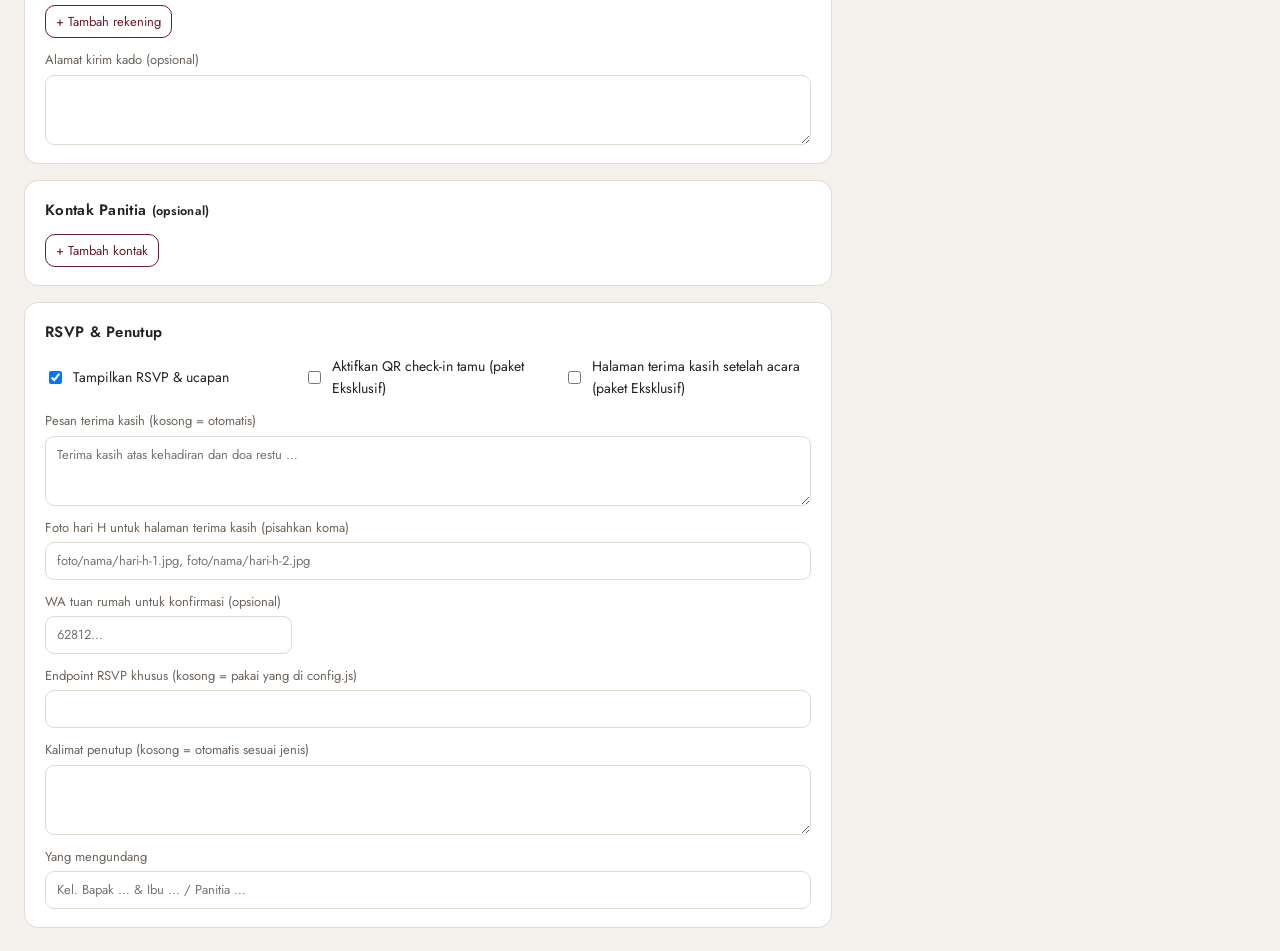
<file: admin/buat-undangan.html>
<!doctype html>
<html lang="id">
<head>
  <meta charset="utf-8">
  <meta name="viewport" content="width=device-width, initial-scale=1">
  <meta name="robots" content="noindex, nofollow">
  <title>Admin · Buat Undangan</title>
  <link rel="icon" type="image/png" sizes="32x32" href="../assets/logo/favicon-32.png">
  <link rel="apple-touch-icon" href="../assets/logo/apple-touch-icon.png">
  <link href="https://fonts.googleapis.com/css2?family=Cormorant+Garamond:wght@600&family=Jost:wght@400;500;600&display=swap" rel="stylesheet">
  <link rel="stylesheet" href="admin.css?v=20261128e">
</head>
<body>
  <header class="atas">
    <div class="kiri">
      <h1>Buat Undangan</h1>
      <nav><a href="link-tamu.html">Generator link tamu →</a></nav>
    </div>
    <div class="alat">
      <label class="btn garis" for="file-json">Buka JSON</label>
      <input type="file" id="file-json" accept="application/json,.json" hidden>
      <select id="pilih-demo" aria-label="Muat data contoh"><option value="">Muat contoh…</option></select>
      <button class="btn garis" type="button" id="btn-baru">Kosongkan</button>
      <button class="btn" type="button" id="btn-json">Unduh data (.json)</button>
      <button class="btn" type="button" id="btn-stub">Unduh link pendek (index.html)</button>
    </div>
  </header>

  <div class="tata">
    <form class="kolom-form" id="form" autocomplete="off" onsubmit="return false">
      <div class="pesan" id="pesan">Isi form, pratinjau di kanan langsung berubah. Draf tersimpan otomatis di browser ini.</div>

      <section class="panel">
        <h2>Dasar</h2>
        <div class="baris">
          <label class="f">Jenis undangan
            <select data-k="jenis" id="jenis">
              <option value="pernikahan">Pernikahan</option>
              <option value="khitan">Khitan / Aqiqah</option>
              <option value="ulangtahun">Ulang Tahun</option>
              <option value="acara">Acara umum (reuni, syukuran, seminar…)</option>
            </select></label>
          <label class="f">Tema <select data-k="tema" id="tema"></select></label>
          <label class="f">Slug / nama link (huruf kecil, angka, tanda -)
            <input data-k="slug" id="slug" pattern="[a-z0-9-]{1,60}" placeholder="raka-nadia"></label>
          <label class="f">Judul kecil di sampul (opsional) <input data-k="judul" placeholder="Otomatis sesuai jenis"></label>
          <label class="f" data-jenis="pernikahan">Urutan nama
            <select data-k="urutan"><option value="pria">Pria dulu</option><option value="wanita">Wanita dulu</option></select></label>
          <label class="f">URL musik (mp3, opsional) <input data-k="musik" placeholder="musik/lagu.mp3"></label>
          <label class="f">Aktif sampai (sesuai paket) <input type="date" data-k="aktifSampai"></label>
          <label class="f lebar">Foto sampul (opsional) <input data-k="sampul" placeholder="foto/nama-acara/sampul.jpg atau https://…"></label>
          <label class="f">Fokus foto sampul: letak wajah di foto (contoh: 40% 35%) <input data-k="sampulFokus" placeholder="50% 35%"></label>
        </div>
      </section>

      <section class="panel" data-jenis="pernikahan">
        <h2>Mempelai Pria</h2>
        <div class="baris">
          <label class="f">Nama panggilan <input data-k="pria.panggilan" data-nama></label>
          <label class="f">Nama lengkap & gelar <input data-k="pria.lengkap"></label>
          <label class="f lebar">Keterangan orang tua <input data-k="pria.ortu" placeholder="Putra pertama dari Bapak … & Ibu …"></label>
          <label class="f">Foto (opsional) <input data-k="pria.foto"></label>
          <label class="f">Fokus & zoom foto (contoh: 50% 30% 1.5) <input data-k="pria.fokus" placeholder="50% 30%"></label>
          <label class="f">Instagram (opsional) <input data-k="pria.instagram" placeholder="tanpa @"></label>
        </div>
      </section>

      <section class="panel" data-jenis="pernikahan">
        <h2>Mempelai Wanita</h2>
        <div class="baris">
          <label class="f">Nama panggilan <input data-k="wanita.panggilan" data-nama></label>
          <label class="f">Nama lengkap & gelar <input data-k="wanita.lengkap"></label>
          <label class="f lebar">Keterangan orang tua <input data-k="wanita.ortu" placeholder="Putri kedua dari Bapak … & Ibu …"></label>
          <label class="f">Foto (opsional) <input data-k="wanita.foto"></label>
          <label class="f">Fokus & zoom foto (contoh: 50% 30% 1.5) <input data-k="wanita.fokus" placeholder="50% 30%"></label>
          <label class="f">Instagram (opsional) <input data-k="wanita.instagram" placeholder="tanpa @"></label>
        </div>
      </section>

      <section class="panel" data-jenis="khitan ulangtahun">
        <h2>Profil <small>(anak yang dikhitan / yang berulang tahun)</small></h2>
        <div class="baris">
          <label class="f">Nama panggilan <input data-k="tokoh.panggilan" data-nama></label>
          <label class="f">Nama lengkap <input data-k="tokoh.lengkap"></label>
          <label class="f" data-jenis="ulangtahun">Ulang tahun ke- <input data-k="usia" inputmode="numeric" placeholder="2"></label>
          <label class="f lebar">Keterangan orang tua (opsional) <input data-k="tokoh.ortu" placeholder="Putra pertama dari Bapak … & Ibu …"></label>
          <label class="f">Foto (opsional) <input data-k="tokoh.foto"></label>
          <label class="f">Fokus & zoom foto <input data-k="tokoh.fokus" placeholder="50% 30%"></label>
          <label class="f">Instagram (opsional) <input data-k="tokoh.instagram" placeholder="tanpa @"></label>
        </div>
      </section>

      <section class="panel" data-jenis="acara">
        <h2>Info Acara</h2>
        <div class="baris">
          <label class="f lebar">Nama acara <input data-k="namaAcara" data-nama placeholder="Reuni Akbar 15 Tahun"></label>
          <label class="f lebar">Penyelenggara <input data-k="penyelenggara" placeholder="Alumni SMA … Angkatan …"></label>
        </div>
      </section>

      <section class="panel">
        <h2>Pembuka & Kutipan</h2>
        <div class="baris">
          <label class="f lebar">Teks Arab di atas salam (opsional, mis. bismillah) <input data-k="arab" dir="rtl" lang="ar"></label>
          <label class="f lebar">Salam (kosongkan jika tidak perlu) <input data-k="salam"></label>
          <label class="f lebar">Kalimat pembuka <textarea data-k="pembuka"></textarea></label>
          <label class="f lebar" data-jenis="khitan ulangtahun acara">Deskripsi / keterangan tambahan (opsional, Enter = paragraf baru) <textarea data-k="deskripsi"></textarea></label>
          <label class="f lebar">Kutipan / ayat <textarea data-k="kutipan.teks"></textarea></label>
          <label class="f">Sumber kutipan <input data-k="kutipan.sumber"></label>
        </div>
      </section>

      <section class="panel">
        <h2>Waktu & Tempat</h2>
        <p class="bantu">Acara pertama dipakai untuk hitung mundur dan tanggal di sampul.</p>
        <div data-grup="acara"></div>
        <button class="btn garis kecil" type="button" data-tambah="acara">+ Tambah sesi acara</button>
        <div class="baris" style="margin-top:12px">
          <label class="f lebar">Dress code (opsional) <input data-k="dresscode" placeholder="Busana muslim, nuansa putih"></label>
          <label class="f lebar">Warna dress code (opsional, pisahkan koma) <input data-k="dresscodeWarna" data-tipe="daftar" placeholder="#ffffff, #0f3d35, #d9b86c"></label>
          <label class="f lebar">Link siaran langsung (opsional) <input data-k="siaran" placeholder="https://youtube.com/…"></label>
          <label class="f lebar">Video prewedding (Eksklusif): link YouTube atau file .mp4 <input data-k="video" placeholder="https://youtu.be/… atau foto/nama/video.mp4"></label>
        </div>
      </section>

      <section class="panel">
        <h2>Susunan Acara <small>(rundown, opsional)</small></h2>
        <div data-grup="rundown"></div>
        <button class="btn garis kecil" type="button" data-tambah="rundown">+ Tambah agenda</button>
      </section>

      <section class="panel">
        <h2>Kisah / Cerita <small>(Premium)</small></h2>
        <div class="baris" style="margin-bottom:12px">
          <label class="f">Judul bagian (opsional) <input data-k="judulCerita" placeholder="Otomatis sesuai jenis"></label>
        </div>
        <div data-grup="cerita"></div>
        <button class="btn garis kecil" type="button" data-tambah="cerita">+ Tambah cerita</button>
      </section>

      <section class="panel">
        <h2>Galeri <small>(Premium)</small></h2>
        <p class="bantu">Path foto relatif terhadap folder <code>undangan/</code>, misalnya <code>foto/raka-nadia/1.jpg</code>, atau URL lengkap. Kecilkan foto ke lebar ±1200px supaya undangan cepat dibuka.</p>
        <div data-grup="galeri"></div>
        <button class="btn garis kecil" type="button" data-tambah="galeri">+ Tambah foto</button>
      </section>

      <section class="panel">
        <h2>Amplop Digital / Kado / Iuran</h2>
        <div class="baris" style="margin-bottom:12px">
          <label class="f lebar">Kalimat pengantar (opsional) <textarea data-k="amplop.pengantar"></textarea></label>
        </div>
        <div data-grup="amplop.rekening"></div>
        <button class="btn garis kecil" type="button" data-tambah="amplop.rekening">+ Tambah rekening</button>
        <div class="baris" style="margin-top:12px">
          <label class="f lebar">Alamat kirim kado (opsional) <textarea data-k="amplop.alamat"></textarea></label>
        </div>
      </section>

      <section class="panel">
        <h2>Kontak Panitia <small>(opsional)</small></h2>
        <div data-grup="kontak"></div>
        <button class="btn garis kecil" type="button" data-tambah="kontak">+ Tambah kontak</button>
      </section>

      <section class="panel">
        <h2>RSVP & Penutup</h2>
        <div class="baris">
          <label class="cek"><input type="checkbox" data-k="rsvp.aktif" checked> Tampilkan RSVP & ucapan</label>
          <label class="cek"><input type="checkbox" data-k="checkin" data-bawaan="mati"> Aktifkan QR check-in tamu (paket Eksklusif)</label>
          <label class="cek"><input type="checkbox" data-k="terimaKasih.aktif" data-bawaan="mati"> Halaman terima kasih setelah acara (paket Eksklusif)</label>
          <label class="f lebar">Pesan terima kasih (kosong = otomatis) <textarea data-k="terimaKasih.pesan" placeholder="Terima kasih atas kehadiran dan doa restu …"></textarea></label>
          <label class="f lebar">Foto hari H untuk halaman terima kasih (pisahkan koma) <input data-k="terimaKasih.galeri" data-tipe="daftar" placeholder="foto/nama/hari-h-1.jpg, foto/nama/hari-h-2.jpg"></label>
          <label class="f">WA tuan rumah untuk konfirmasi (opsional) <input data-k="rsvp.wa" placeholder="62812…"></label>
          <label class="f lebar">Endpoint RSVP khusus (kosong = pakai yang di config.js) <input data-k="rsvp.endpoint"></label>
          <label class="f lebar">Kalimat penutup (kosong = otomatis sesuai jenis) <textarea data-k="penutup"></textarea></label>
          <label class="f lebar">Yang mengundang <input data-k="keluarga" placeholder="Kel. Bapak … & Ibu … / Panitia …"></label>
        </div>
      </section>
    </form>

    <aside class="kolom-preview">
      <div class="hp"><iframe id="preview" title="Pratinjau undangan" src="../undangan/index.html?preview=1&amp;buka=1&amp;to=Nama%20Tamu"></iframe></div>
      <p class="info-link" id="info-link"></p>
    </aside>
  </div>

  <script src="../config.js?v=20261128e"></script>
  <script src="buat-undangan.js?v=20261128e"></script>
</body>
</html>
</file>
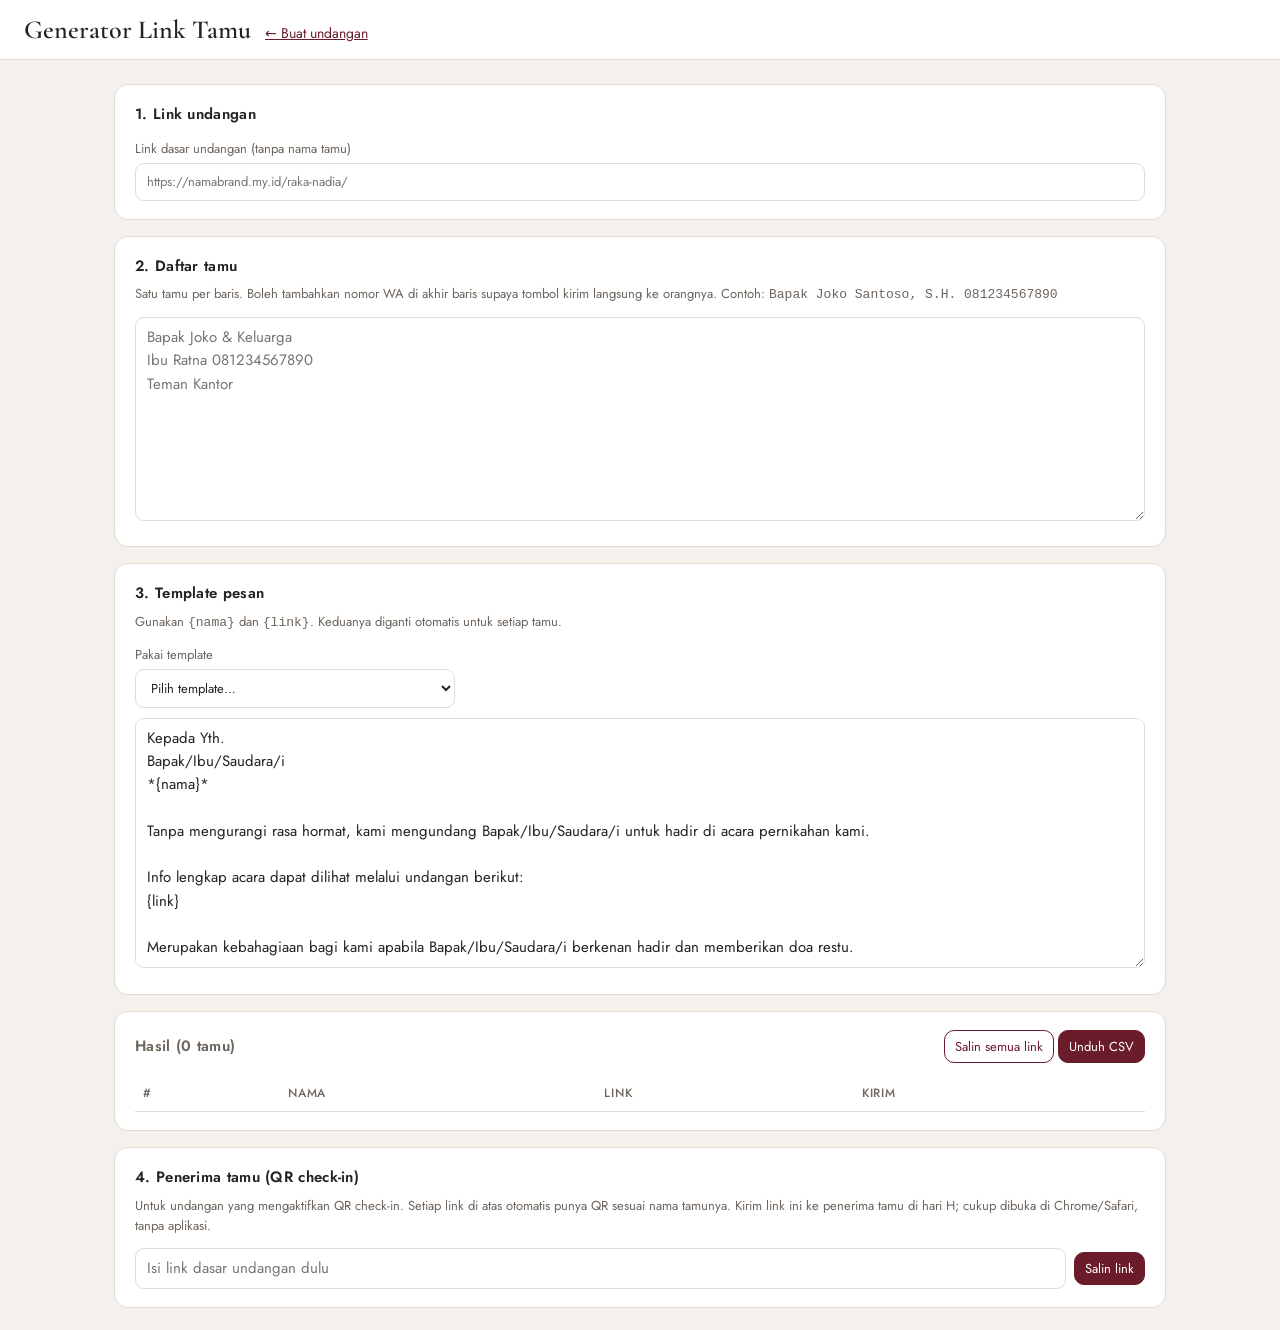
<file: admin/link-tamu.html>
<!doctype html>
<html lang="id">
<head>
  <meta charset="utf-8">
  <meta name="viewport" content="width=device-width, initial-scale=1">
  <meta name="robots" content="noindex, nofollow">
  <title>Generator Link Tamu</title>
  <link rel="icon" type="image/png" sizes="32x32" href="../assets/logo/favicon-32.png">
  <link rel="apple-touch-icon" href="../assets/logo/apple-touch-icon.png">
  <link href="https://fonts.googleapis.com/css2?family=Cormorant+Garamond:wght@600&family=Jost:wght@400;500;600&display=swap" rel="stylesheet">
  <link rel="stylesheet" href="admin.css?v=20261128e">
</head>
<body>
  <header class="atas">
    <div class="kiri">
      <h1>Generator Link Tamu</h1>
      <nav><a href="buat-undangan.html">← Buat undangan</a></nav>
    </div>
  </header>

  <main class="tunggal">
    <section class="panel">
      <h2>1. Link undangan</h2>
      <label class="f">Link dasar undangan (tanpa nama tamu)
        <input id="dasar" placeholder="https://namabrand.my.id/raka-nadia/"></label>
    </section>

    <section class="panel">
      <h2>2. Daftar tamu</h2>
      <p class="bantu">Satu tamu per baris. Boleh tambahkan nomor WA di akhir baris supaya tombol kirim langsung ke orangnya. Contoh: <code>Bapak Joko Santoso, S.H. 081234567890</code></p>
      <textarea id="tamu" rows="8" placeholder="Bapak Joko & Keluarga&#10;Ibu Ratna 081234567890&#10;Teman Kantor"></textarea>
    </section>

    <section class="panel">
      <h2>3. Template pesan</h2>
      <p class="bantu">Gunakan <code>{nama}</code> dan <code>{link}</code>. Keduanya diganti otomatis untuk setiap tamu.</p>
      <label class="f" style="max-width:320px;margin-bottom:10px">Pakai template
        <select id="preset">
          <option value="">Pilih template…</option>
          <option value="pernikahan">Pernikahan</option>
          <option value="khitan">Khitanan</option>
          <option value="ulangtahun">Ulang tahun</option>
          <option value="acara">Acara umum / reuni</option>
        </select></label>
      <textarea id="template" rows="10"></textarea>
    </section>

    <section class="panel">
      <div class="item-kepala" style="margin-bottom:12px">
        <h2 style="margin:0">Hasil (<span id="jumlah">0</span> tamu)</h2>
        <div class="alat">
          <button class="btn garis kecil" type="button" id="salin-semua">Salin semua link</button>
          <button class="btn kecil" type="button" id="unduh-csv">Unduh CSV</button>
        </div>
      </div>
      <div style="overflow-x:auto">
        <table>
          <thead><tr><th>#</th><th>Nama</th><th>Link</th><th>Kirim</th></tr></thead>
          <tbody id="hasil"></tbody>
        </table>
      </div>
    </section>

    <section class="panel">
      <h2>4. Penerima tamu (QR check-in)</h2>
      <p class="bantu">Untuk undangan yang mengaktifkan QR check-in. Setiap link di atas otomatis punya QR sesuai nama tamunya. Kirim link ini ke penerima tamu di hari H; cukup dibuka di Chrome/Safari, tanpa aplikasi.</p>
      <div class="alat" style="align-items:center">
        <input id="link-checkin" readonly style="flex:1;min-width:0" placeholder="Isi link dasar undangan dulu">
        <button class="btn kecil" type="button" id="salin-checkin">Salin link</button>
      </div>
    </section>
  </main>

  <script src="../config.js?v=20261128e"></script>
  <script>
  (function () {
    'use strict';
    var B = window.BRAND || {};
    var $ = function (id) { return document.getElementById(id); };
    var KUNCI = 'admin:link-tamu';
    var PRESET = {
      pernikahan: [
        'Kepada Yth.', 'Bapak/Ibu/Saudara/i', '*{nama}*', '',
        'Tanpa mengurangi rasa hormat, kami mengundang Bapak/Ibu/Saudara/i untuk hadir di acara pernikahan kami.', '',
        'Info lengkap acara dapat dilihat melalui undangan berikut:', '{link}', '',
        'Merupakan kebahagiaan bagi kami apabila Bapak/Ibu/Saudara/i berkenan hadir dan memberikan doa restu.', '', 'Terima kasih.'
      ],
      khitan: [
        "Assalamu'alaikum Warahmatullahi Wabarakatuh", '', 'Kepada Yth.', '*{nama}*', '',
        'Dengan memohon rahmat Allah SWT, kami mengundang Bapak/Ibu/Saudara/i untuk hadir di acara tasyakuran khitanan putra kami.', '',
        'Info lengkap acara:', '{link}', '',
        'Kehadiran dan doa Bapak/Ibu/Saudara/i sangat berarti bagi kami.', '', "Wassalamu'alaikum Warahmatullahi Wabarakatuh"
      ],
      ulangtahun: [
        'Halo *{nama}*!', '',
        'Kami mengundangmu ke pesta ulang tahun kami. Pasti seru kalau kamu bisa datang!', '',
        'Cek detail acaranya di sini:', '{link}', '',
        'Jangan lupa konfirmasi kehadiran lewat undangan, ya. Sampai jumpa!'
      ],
      acara: [
        'Yth. *{nama}*', '',
        'Dengan hormat, kami mengundang Bapak/Ibu/Saudara/i untuk hadir pada acara kami.', '',
        'Detail acara, susunan acara, dan konfirmasi kehadiran:', '{link}', '',
        'Atas perhatian dan kehadirannya, kami ucapkan terima kasih.'
      ]
    };
    var TEMPLATE_AWAL = PRESET.pernikahan.join('\n');

    // Nomor HP Indonesia di akhir baris: 08…, 628…, atau +628…
    var POLA_HP = /^(.*?)[\s,;|:-]*((?:\+?62[\s-]?|0)8[\d\s-]{7,15})\s*$/;

    function normalHp(s) {
      var d = s.replace(/\D/g, '');
      if (d.indexOf('0') === 0) d = '62' + d.slice(1);
      return d;
    }
    function buatLink(dasar, nama) {
      var pemisah = dasar.indexOf('?') >= 0 ? '&' : '?';
      return dasar + pemisah + 'to=' + encodeURIComponent(nama).replace(/%20/g, '+');
    }
    function parse() {
      return $('tamu').value.split(/\r?\n/).map(function (baris) {
        baris = baris.trim();
        if (!baris) return null;
        var m = baris.match(POLA_HP);
        return m && m[1].trim() ? { nama: m[1].trim(), hp: normalHp(m[2]) } : { nama: baris, hp: '' };
      }).filter(Boolean);
    }
    function pesanUntuk(t, link) {
      return $('template').value.split('{nama}').join(t.nama).split('{link}').join(link);
    }
    function salin(teks, tombol) {
      var asli = tombol.textContent;
      var ok = function () { tombol.textContent = 'Tersalin ✓'; setTimeout(function () { tombol.textContent = asli; }, 1500); };
      if (navigator.clipboard && window.isSecureContext) navigator.clipboard.writeText(teks).then(ok);
      else {
        var ta = document.createElement('textarea');
        ta.value = teks; document.body.append(ta); ta.select();
        document.execCommand('copy'); ta.remove(); ok();
      }
    }
    function tombol(teks, kelas) {
      var b = document.createElement(kelas === 'a' ? 'a' : 'button');
      b.className = 'btn kecil' + (kelas === 'garis' ? ' garis' : '');
      b.textContent = teks;
      if (b.tagName === 'BUTTON') b.type = 'button';
      return b;
    }

    var data = [];
    function render() {
      var dasar = $('dasar').value.trim();
      data = parse().map(function (t) { return Object.assign(t, { link: dasar ? buatLink(dasar, t.nama) : '' }); });
      $('jumlah').textContent = data.length;
      var tbody = $('hasil');
      tbody.textContent = '';
      data.forEach(function (t, i) {
        var tr = document.createElement('tr');
        var tdNo = document.createElement('td'); tdNo.textContent = i + 1;
        var tdNama = document.createElement('td'); tdNama.textContent = t.nama;
        if (t.hp) { var kecil = document.createElement('div'); kecil.style.cssText = 'font-size:12px;color:var(--redup)'; kecil.textContent = '+' + t.hp; tdNama.append(kecil); }
        var tdLink = document.createElement('td'); tdLink.className = 'link';
        if (t.link) { var a = document.createElement('a'); a.href = t.link; a.target = '_blank'; a.rel = 'noopener'; a.textContent = t.link; tdLink.append(a); }
        else tdLink.textContent = 'Isi link dasar dulu';
        var tdAksi = document.createElement('td'); tdAksi.className = 'aksi';
        if (t.link) {
          var bSalin = tombol('Salin pesan', 'garis');
          bSalin.addEventListener('click', function () { salin(pesanUntuk(t, t.link), bSalin); });
          var bWa = tombol('Kirim WA', 'a');
          bWa.href = 'https://wa.me/' + (t.hp || '') + '?text=' + encodeURIComponent(pesanUntuk(t, t.link));
          bWa.target = '_blank'; bWa.rel = 'noopener';
          bWa.style.marginLeft = '6px';
          tdAksi.append(bSalin, bWa);
        }
        tr.append(tdNo, tdNama, tdLink, tdAksi);
        tbody.append(tr);
      });
      try { localStorage.setItem(KUNCI, JSON.stringify({ dasar: dasar, tamu: $('tamu').value, template: $('template').value })); } catch (e) { /* penuh */ }
    }

    $('salin-semua').addEventListener('click', function (e) {
      salin(data.filter(function (t) { return t.link; }).map(function (t) { return t.nama + ': ' + t.link; }).join('\n'), e.currentTarget);
    });
    $('unduh-csv').addEventListener('click', function () {
      // Awali sel yang dimulai = + - @ dengan ' agar tidak dieksekusi sebagai rumus di Excel/Sheets.
      var sel = function (v) { v = String(v || ''); if (/^[=+\-@]/.test(v)) v = "'" + v; return '"' + v.replace(/"/g, '""') + '"'; };
      var csv = ['Nama,WhatsApp,Link'].concat(data.map(function (t) { return [sel(t.nama), sel(t.hp), sel(t.link)].join(','); })).join('\r\n');
      var url = URL.createObjectURL(new Blob(['﻿' + csv], { type: 'text/csv;charset=utf-8' }));
      var a = document.createElement('a'); a.href = url; a.download = 'link-tamu.csv';
      document.body.append(a); a.click(); a.remove();
      setTimeout(function () { URL.revokeObjectURL(url); }, 1000);
    });

    // Muat isian terakhir; ?u=slug mengisi link dasar otomatis.
    var simpan = {};
    try { simpan = JSON.parse(localStorage.getItem(KUNCI)) || {}; } catch (e) { /* abaikan */ }
    var slug = (new URLSearchParams(location.search).get('u') || '').toLowerCase();
    var dasarSitus = (B.situs || location.origin).replace(/\/+$/, '');
    $('dasar').value = /^[a-z0-9-]{1,60}$/.test(slug) ? dasarSitus + '/' + slug + '/' : (simpan.dasar || '');
    $('tamu').value = simpan.tamu || '';
    $('template').value = simpan.template || TEMPLATE_AWAL;
    ['dasar', 'tamu', 'template'].forEach(function (id) { $(id).addEventListener('input', render); });
    $('preset').addEventListener('change', function () {
      var p = PRESET[$('preset').value];
      if (!p) return;
      $('template').value = p.join('\n');
      render();
    });
    // Link halaman penerima tamu: slug diambil dari link dasar (…/slug/ atau ?u=slug).
    function slugDari(dasar) {
      try {
        var u = new URL(dasar);
        var s = (u.searchParams.get('u') || u.pathname.split('/').filter(Boolean).pop() || '').toLowerCase();
        return /^[a-z0-9-]{1,60}$/.test(s) ? s : '';
      } catch (e) { return ''; }
    }
    function perbaruiCheckin() {
      var s = slugDari($('dasar').value.trim());
      $('link-checkin').value = s ? dasarSitus + '/checkin/?u=' + s : '';
    }
    $('dasar').addEventListener('input', perbaruiCheckin);
    $('salin-checkin').addEventListener('click', function (e) { if ($('link-checkin').value) salin($('link-checkin').value, e.currentTarget); });
    perbaruiCheckin();
    render();
  })();
  </script>
</body>
</html>
</file>
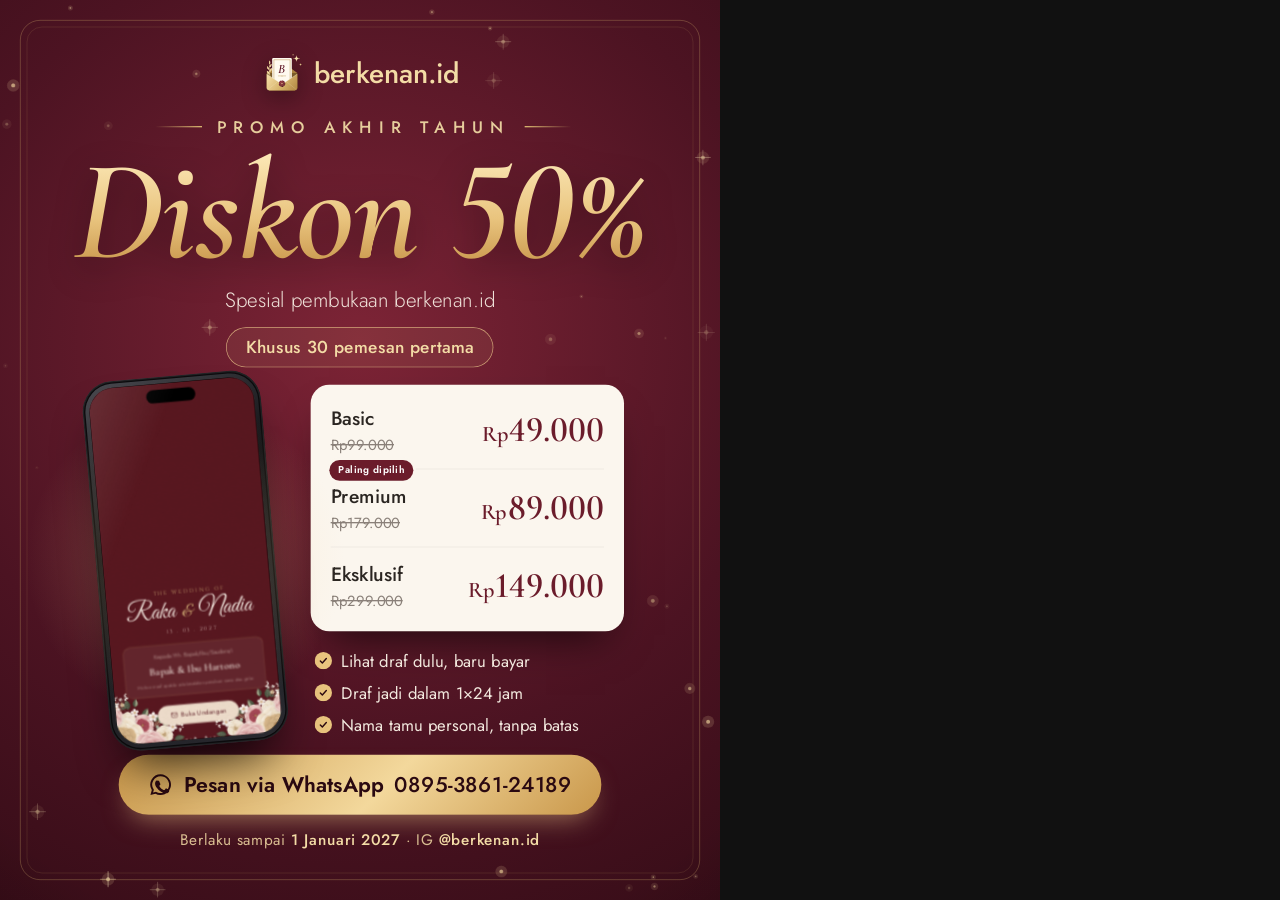
<file: promo/poster-diskon.html>
<!doctype html>
<html lang="id">
<head>
<meta charset="utf-8">
<meta name="viewport" content="width=device-width, initial-scale=1">
<meta name="robots" content="noindex, nofollow">
<title>Poster Promo Akhir Tahun — sumber</title>
<!--
  Poster Promo Akhir Tahun berkenan.id untuk Instagram / Facebook / Status WA.
  Harga, kuota, tanggal akhir, dan nomor WA diambil dari config.js, jadi selalu sama dengan website.
    ?format=feed  (bawaan) 1080×1350 — postingan feed (4:5)
    ?format=story          1080×1920 — Story / Status WA (9:16), isi penting di luar area tombol IG
  Pratinjau : jalankan server lokal, buka promo/poster-diskon.html?format=story
  Ekspor PNG:
    node promo/render.mjs --halaman="promo/poster-diskon.html?format=feed" --lebar=1080 --tinggi=1350 --foto=promo/hasil/poster-diskon-feed.png
    node promo/render.mjs --halaman="promo/poster-diskon.html?format=story" --lebar=1080 --tinggi=1920 --foto=promo/hasil/poster-diskon-story.png
-->
<link rel="preconnect" href="https://fonts.googleapis.com">
<link rel="preconnect" href="https://fonts.gstatic.com" crossorigin>
<link rel="stylesheet" href="https://fonts.googleapis.com/css2?family=Cormorant+Garamond:ital,wght@0,600;1,500;1,600&family=Jost:wght@300;400;500;600&display=block">
<style>
  * { box-sizing: border-box; margin: 0; padding: 0; }
  html, body { background: #111; overflow: hidden; }
  #panggung { position: absolute; left: 0; top: 0; width: 1080px; height: 1350px; overflow: hidden; transform-origin: 0 0;
    background: radial-gradient(120% 90% at 50% 38%, #7d2436 0%, #4c1322 50%, #2a0911 100%);
    font-family: 'Jost', system-ui, sans-serif; color: #fbf3e8; -webkit-font-smoothing: antialiased;
    font-variant-numeric: lining-nums; }
  .story #panggung { height: 1920px; }
  #kilau { position: absolute; inset: 0; }
  #vignet { position: absolute; inset: 0; pointer-events: none; background: radial-gradient(120% 100% at 50% 45%, transparent 62%, rgba(0, 0, 0, 0.42) 100%); }
  .bingkai { position: absolute; inset: 30px; border: 1.5px solid rgba(217, 182, 111, 0.42); border-radius: 30px; pointer-events: none; }
  .bingkai::before { content: ""; position: absolute; inset: 9px; border: 1px solid rgba(217, 182, 111, 0.18); border-radius: 23px; }

  .isi { position: absolute; inset: 0; z-index: 2; display: flex; flex-direction: column; align-items: center; justify-content: space-between;
    padding: 78px 84px 74px; text-align: center; }
  /* Story: atas ±270 px & bawah ±340 px tertutup nama akun dan kolom balas Instagram */
  .story .isi { padding: 270px 84px 340px; }
  .jenis { display: none; margin-top: 22px; font-size: 25px; letter-spacing: 0.06em; color: rgba(251, 243, 232, 0.8); }
  .story .jenis { display: block; }

  /* Kepala */
  .logo { display: flex; align-items: center; gap: 16px; }
  .logo svg { display: block; filter: drop-shadow(0 10px 18px rgba(0, 0, 0, 0.35)); }
  .merek { font-weight: 500; font-size: 42px; line-height: 1; letter-spacing: -0.01em; color: #f3dca6; }
  .kepala { display: flex; flex-direction: column; align-items: center; }
  .eyebrow { display: flex; align-items: center; gap: 22px; margin-top: 30px; font-weight: 500; font-size: 25px; letter-spacing: 0.42em; color: #e6cd9c; padding-left: .42em; }
  .eyebrow::before, .eyebrow::after { content: ""; width: 70px; height: 1.5px; background: linear-gradient(90deg, transparent, #d9b66f); }
  .eyebrow::after { transform: scaleX(-1); }
  .besar { margin-top: 4px; font-family: 'Cormorant Garamond', Georgia, serif; font-style: italic; font-weight: 600; font-size: 214px; line-height: 0.98; letter-spacing: -0.01em;
    background: linear-gradient(180deg, #fbe7b5 10%, #e9c47e 55%, #c08a3e 100%); -webkit-background-clip: text; background-clip: text; color: transparent;
    filter: drop-shadow(0 14px 26px rgba(0, 0, 0, 0.35)); padding: 0 24px; }
  .sub { margin-top: 6px; font-size: 31px; font-weight: 300; color: rgba(251, 243, 232, 0.92); }
  .kuota { display: inline-block; margin-top: 18px; padding: 10px 28px; border-radius: 999px; border: 1.5px solid rgba(240, 207, 143, 0.75);
    font-weight: 500; font-size: 26px; letter-spacing: 0.02em; color: #f3dca6; background: rgba(240, 207, 143, 0.08); }

  /* Tengah: HP + daftar harga */
  .tengah { display: flex; align-items: center; justify-content: center; gap: 54px; width: 100%; }
  .hp { position: relative; flex: none; padding: 10px; border-radius: 46px; transform: rotate(-5deg);
    background: linear-gradient(150deg, #4a4a50 0%, #141417 38%, #2a2a30 100%);
    box-shadow: 0 46px 70px -26px rgba(0, 0, 0, 0.8), inset 0 0 0 2px rgba(255, 255, 255, 0.09), inset 0 0 0 4px #0b0b0d; }
  .hp::after { content: ""; position: absolute; z-index: -1; left: 50%; top: 50%; width: 520px; height: 520px; margin: -260px 0 0 -260px; border-radius: 50%;
    background: radial-gradient(circle, rgba(240, 205, 140, 0.26) 0%, rgba(240, 205, 140, 0) 65%); }
  .layar { position: relative; overflow: hidden; border-radius: 37px; background: #000; isolation: isolate; }
  .layar iframe { position: absolute; left: 0; top: 0; width: 375px; height: 812px; border: 0; transform-origin: 0 0; }
  .pulau { position: absolute; z-index: 2; top: 9px; left: 50%; width: 30%; height: 20px; transform: translateX(-50%); border-radius: 12px; background: #000; }
  .kilap { position: absolute; z-index: 2; inset: 0; pointer-events: none; background: linear-gradient(115deg, rgba(255, 255, 255, 0.1) 0%, rgba(255, 255, 255, 0) 28%); }

  .harga { width: 470px; text-align: left; }
  .daftar { list-style: none; background: #fbf6ee; border-radius: 28px; padding: 10px 30px; color: #2a2521;
    box-shadow: 0 34px 60px -28px rgba(0, 0, 0, 0.7); }
  .daftar li { display: grid; grid-template-columns: 1fr auto; align-items: center; row-gap: 2px; padding: 20px 0; border-bottom: 1px solid rgba(42, 37, 33, 0.12); }
  .daftar li:last-child { border-bottom: 0; }
  .paket { font-weight: 500; font-size: 29px; display: flex; align-items: center; gap: 10px; }
  .daftar li.unggulan { position: relative; }
  .normal { grid-column: 1; font-size: 22px; color: #8a8079; text-decoration: line-through; text-decoration-thickness: 1.5px; }
  /* Lencana duduk di garis pemisah di atas baris Premium, supaya kolom harga tetap rata */
  .lencana { position: absolute; left: -2px; top: -14px; white-space: nowrap; font-size: 15px; font-weight: 600; letter-spacing: 0.05em; color: #fff;
    background: #6b1c2b; padding: 4px 13px 5px; border-radius: 999px; box-shadow: 0 0 0 4px #fbf6ee; }
  .promo { grid-column: 2; grid-row: 1 / span 2; font-family: 'Cormorant Garamond', Georgia, serif; font-weight: 600; font-size: 54px; line-height: 1; color: #6b1c2b; }
  .promo small { font-size: 0.62em; margin-right: 2px; }
  .poin { list-style: none; margin-top: 26px; display: grid; gap: 12px; padding-left: 6px; }
  .poin li { display: flex; align-items: center; gap: 14px; font-size: 25px; font-weight: 400; color: rgba(251, 243, 232, 0.95); }
  .poin li::before { content: ""; flex: none; width: 26px; height: 26px; border-radius: 50%;
    background: #e9c47e url("data:image/svg+xml,%3Csvg xmlns='http://www.w3.org/2000/svg' viewBox='0 0 24 24'%3E%3Cpath d='M6 12.5l4 4 8-9' fill='none' stroke='%232a0911' stroke-width='2.8' stroke-linecap='round' stroke-linejoin='round'/%3E%3C/svg%3E") center / 18px no-repeat; }

  /* Kaki */
  .kaki { display: flex; flex-direction: column; align-items: center; }
  .cta { display: inline-flex; align-items: center; gap: 16px; padding: 22px 44px; border-radius: 999px; font-weight: 600; font-size: 32px; color: #2a0911;
    background: linear-gradient(135deg, #c9974a, #f3d89c 55%, #c9974a); box-shadow: 0 20px 40px -16px rgba(236, 201, 138, 0.55); }
  .cta svg { width: 38px; height: 38px; flex: none; }
  .cta .nomor { font-weight: 500; letter-spacing: 0.02em; }
  .catatan { margin-top: 20px; font-size: 23px; letter-spacing: 0.04em; color: rgba(243, 220, 166, 0.85); }
  .catatan b { font-weight: 500; color: #f3dca6; }
</style>
</head>
<body>
<div id="panggung">
  <canvas id="kilau"></canvas>
  <div class="bingkai"></div>

  <div class="isi">
    <div class="kepala">
      <div class="logo"><span id="ikon"></span><p class="merek" data-brand></p></div>
      <p class="eyebrow" id="nama-promo"></p>
      <p class="besar" id="besar"></p>
      <p class="sub" id="sub"></p>
      <p class="kuota" id="kuota"></p>
      <p class="jenis">Pernikahan · Khitan · Ulang Tahun · Acara</p>
    </div>

    <div class="tengah">
      <div class="hp" id="hp"></div>
      <div class="harga">
        <ul class="daftar" id="daftar"></ul>
        <ul class="poin">
          <li>Lihat draf dulu, baru bayar</li>
          <li id="poin-waktu"></li>
          <li>Nama tamu personal, tanpa batas</li>
        </ul>
      </div>
    </div>

    <div class="kaki">
      <p class="cta">
        <svg viewBox="0 0 24 24" aria-hidden="true"><path fill="#2a0911" d="M12 2.2a9.8 9.8 0 0 0-8.4 14.9L2.3 21.8l4.8-1.3A9.8 9.8 0 1 0 12 2.2zm0 1.8a8 8 0 1 1-4.1 14.9l-.3-.2-2.8.8.8-2.7-.2-.3A8 8 0 0 1 12 4zm-3.3 4c-.2 0-.6.1-.9.4-.3.3-1.1 1.1-1.1 2.7s1.2 3.2 1.3 3.4c.2.2 2.3 3.6 5.7 4.9 2.8 1.1 3.4.9 4 .8.6-.1 2-.8 2.2-1.6.3-.8.3-1.5.2-1.6l-.6-.4-2.1-1c-.3-.1-.5-.2-.7.2l-1 1.2c-.2.2-.4.2-.7.1-.3-.2-1.3-.5-2.5-1.5-.9-.8-1.5-1.8-1.7-2.1-.2-.3 0-.5.1-.6l.5-.6.3-.5c.1-.2 0-.4 0-.5l-1-2.3c-.2-.6-.5-.6-.7-.6h-.6z"/></svg>
        <span>Pesan via WhatsApp</span><span class="nomor" id="nomor"></span>
      </p>
      <p class="catatan" id="catatan"></p>
    </div>
  </div>

  <div id="vignet"></div>
</div>
<script src="../config.js"></script>
<script src="../assets/logo/logo.js"></script>
<script>
(function () {
  'use strict';
  var B = window.BRAND || {};
  var D = B.diskon || {};
  var Q = new URLSearchParams(location.search);
  var RENDER = Q.get('render') === '1';
  var STORY = Q.get('format') === 'story';
  var LEBAR = 1080, TINGGI = STORY ? 1920 : 1350;
  var $ = function (id) { return document.getElementById(id); };
  if (STORY) document.documentElement.classList.add('story');

  var rupiah = function (n) { return 'Rp' + Number(n).toLocaleString('id-ID'); };
  var BULAN = ['Januari', 'Februari', 'Maret', 'April', 'Mei', 'Juni', 'Juli', 'Agustus', 'September', 'Oktober', 'November', 'Desember'];
  var akhir = new Date(D.sampai || '2027-01-01T23:59:59+07:00');
  // Tanggal dalam WIB, apa pun zona waktu komputer yang merender.
  var wib = new Date(akhir.getTime() + 7 * 3600 * 1000);
  var tglAkhir = wib.getUTCDate() + ' ' + BULAN[wib.getUTCMonth()] + ' ' + wib.getUTCFullYear();

  document.querySelectorAll('[data-brand]').forEach(function (n) { n.textContent = String(B.nama || 'berkenan.id').toLowerCase(); });
  if (window.svgIkonBerkenan) $('ikon').innerHTML = svgIkonBerkenan('gelap', 64);
  $('nama-promo').textContent = String(D.nama || 'Promo Akhir Tahun').toUpperCase();
  $('besar').textContent = 'Diskon ' + (D.persen || 50) + '%';
  $('sub').textContent = D.keterangan || 'Untuk semua paket';
  if (D.kuota) $('kuota').textContent = 'Khusus ' + D.kuota + ' pemesan pertama'; else $('kuota').remove();
  $('poin-waktu').textContent = 'Draf jadi dalam ' + (B.waktuPengerjaan || '1×24 jam');

  (B.paket || []).forEach(function (p) {
    var h = (D.harga || {})[p.id] || p.harga;
    var li = document.createElement('li');
    var nama = document.createElement('span'); nama.className = 'paket'; nama.textContent = p.nama;
    var normal = document.createElement('span'); normal.className = 'normal'; normal.textContent = rupiah(p.harga);
    var promo = document.createElement('span'); promo.className = 'promo';
    promo.innerHTML = '<small>Rp</small>' + Number(h).toLocaleString('id-ID');
    li.append(nama, promo, normal);
    if (p.unggulan) {
      li.className = 'unggulan';
      var l = document.createElement('span'); l.className = 'lencana'; l.textContent = 'Paling dipilih'; li.append(l);
    }
    $('daftar').append(li);
  });

  // 62895… → 0895-3861-24189
  var wa = String(B.whatsapp || '').replace(/\D/g, '');
  var lokal = wa.indexOf('62') === 0 ? '0' + wa.slice(2) : wa;
  $('nomor').textContent = lokal.replace(/^(\d{4})(\d{4})(\d+)$/, '$1-$2-$3');
  $('catatan').innerHTML = 'Berlaku sampai <b>' + tglAkhir + '</b>' + (B.instagram ? ' · IG <b>@' + B.instagram + '</b>' : '');

  // HP berisi sampul undangan demo asli.
  var SKALA = STORY ? 0.74 : 0.66;
  var w = Math.round(375 * SKALA), t = Math.round(812 * SKALA);
  var layar = document.createElement('div');
  layar.className = 'layar';
  layar.style.width = w + 'px'; layar.style.height = t + 'px';
  var f = document.createElement('iframe');
  f.src = '../undangan/?u=demo-maroon&to=' + encodeURIComponent('Bapak & Ibu Hartono') + '&v=poster';
  f.tabIndex = -1;
  f.setAttribute('aria-hidden', 'true');
  f.style.transform = 'scale(' + SKALA + ')';
  layar.append(f);
  layar.insertAdjacentHTML('beforeend', '<div class="pulau"></div><div class="kilap"></div>');
  $('hp').append(layar);

  // Kilau emas diam (acak tetap, jadi hasil ekspor selalu sama). Dipanggil setelah font termuat:
  // titik yang jatuh di atas teks, daftar harga, HP, atau tombol dilewati supaya tulisan tetap bersih.
  function gambarKilau() {
    var kanvas = $('kilau'); kanvas.width = LEBAR; kanvas.height = TINGGI;
    var c = kanvas.getContext('2d'), seed = 20261231;
    var dasar = $('panggung').getBoundingClientRect(), k = dasar.width / LEBAR;
    var area = [].map.call(document.querySelectorAll('.logo, .eyebrow, .besar, .sub, .kuota, .jenis, .hp, .daftar, .poin li, .cta, .catatan'), function (n) {
      var b = n.getBoundingClientRect();
      return { x1: (b.left - dasar.left) / k - 16, y1: (b.top - dasar.top) / k - 16, x2: (b.right - dasar.left) / k + 16, y2: (b.bottom - dasar.top) / k + 16 };
    });
    var kena = function (x, y) { return area.some(function (a) { return x > a.x1 && x < a.x2 && y > a.y1 && y < a.y2; }); };
    function acak() { seed |= 0; seed = seed + 0x6D2B79F5 | 0; var r = Math.imul(seed ^ seed >>> 15, 1 | seed); r = r + Math.imul(r ^ r >>> 7, 61 | r) ^ r; return ((r ^ r >>> 14) >>> 0) / 4294967296; }
    for (var i = 0; i < (STORY ? 120 : 90); i++) {
      var x = acak() * LEBAR, y = acak() * TINGGI, r = 0.8 + acak() * 2.6, a = 0.15 + acak() * 0.5;
      if (kena(x, y)) continue;
      c.globalAlpha = a * 0.25; c.fillStyle = '#f3d9a0';
      c.beginPath(); c.arc(x, y, r * 3.2, 0, 6.283); c.fill();
      c.globalAlpha = a; c.beginPath(); c.arc(x, y, r, 0, 6.283); c.fill();
      if (r > 2.9) {
        c.strokeStyle = '#f8e6bb'; c.lineWidth = 1.2; c.globalAlpha = a * 0.8;
        c.beginPath(); c.moveTo(x - r * 4, y); c.lineTo(x + r * 4, y); c.moveTo(x, y - r * 4); c.lineTo(x, y + r * 4); c.stroke();
      }
    }
  }

  if (!RENDER) {
    var pas = function () { var k = Math.min(innerWidth / LEBAR, innerHeight / TINGGI); $('panggung').style.transform = 'scale(' + k + ')'; };
    pas(); addEventListener('resize', pas);
  }

  // Siap diekspor: undangan termuat, font & foto siap, animasi pembuka selesai.
  function sampai(cek, batas) {
    var mulai = Date.now();
    return new Promise(function (res) { (function ulang() { if (cek() || Date.now() - mulai > (batas || 20000)) res(); else setTimeout(ulang, 120); })(); });
  }
  function muatGambar(url) { return new Promise(function (res) { var g = new Image(); g.onload = g.onerror = function () { res(); }; g.src = url; setTimeout(res, 15000); }); }
  function fotoDi(doc) {
    var url = [];
    doc.querySelectorAll('[style]').forEach(function (n) {
      var s = n.getAttribute('style') || '', m, re = /url\(["']?([^"')]+)["']?\)/g;
      while ((m = re.exec(s))) url.push(m[1]);
    });
    doc.querySelectorAll('img').forEach(function (img) { if (img.currentSrc || img.src) url.push(img.currentSrc || img.src); });
    return url.filter(function (u, i, a) { return a.indexOf(u) === i; });
  }
  var doc;
  sampai(function () { doc = f.contentDocument; return doc && doc.getElementById('sampul') && doc.querySelector('.isi'); })
    .then(function () { return Promise.all([doc.fonts.ready].concat(fotoDi(doc).map(muatGambar))); })
    .then(function () { return Promise.all(['500 42px Jost', '300 31px Jost', '600 32px Jost', 'italic 600 214px "Cormorant Garamond"', '600 54px "Cormorant Garamond"'].map(function (x) { return document.fonts.load(x); })); })
    .then(gambarKilau)
    .then(function () { return new Promise(function (r) { setTimeout(r, 3500); }); })
    .then(function () {
      doc.getAnimations().forEach(function (a) {
        try { if (isFinite(a.effect.getComputedTiming().endTime)) a.finish(); } catch (e) { /* abaikan */ }
      });
      return new Promise(function (r) { setTimeout(r, 400); });
    })
    .then(function () { window.siap = true; });
})();
</script>
</body>
</html>
</file>
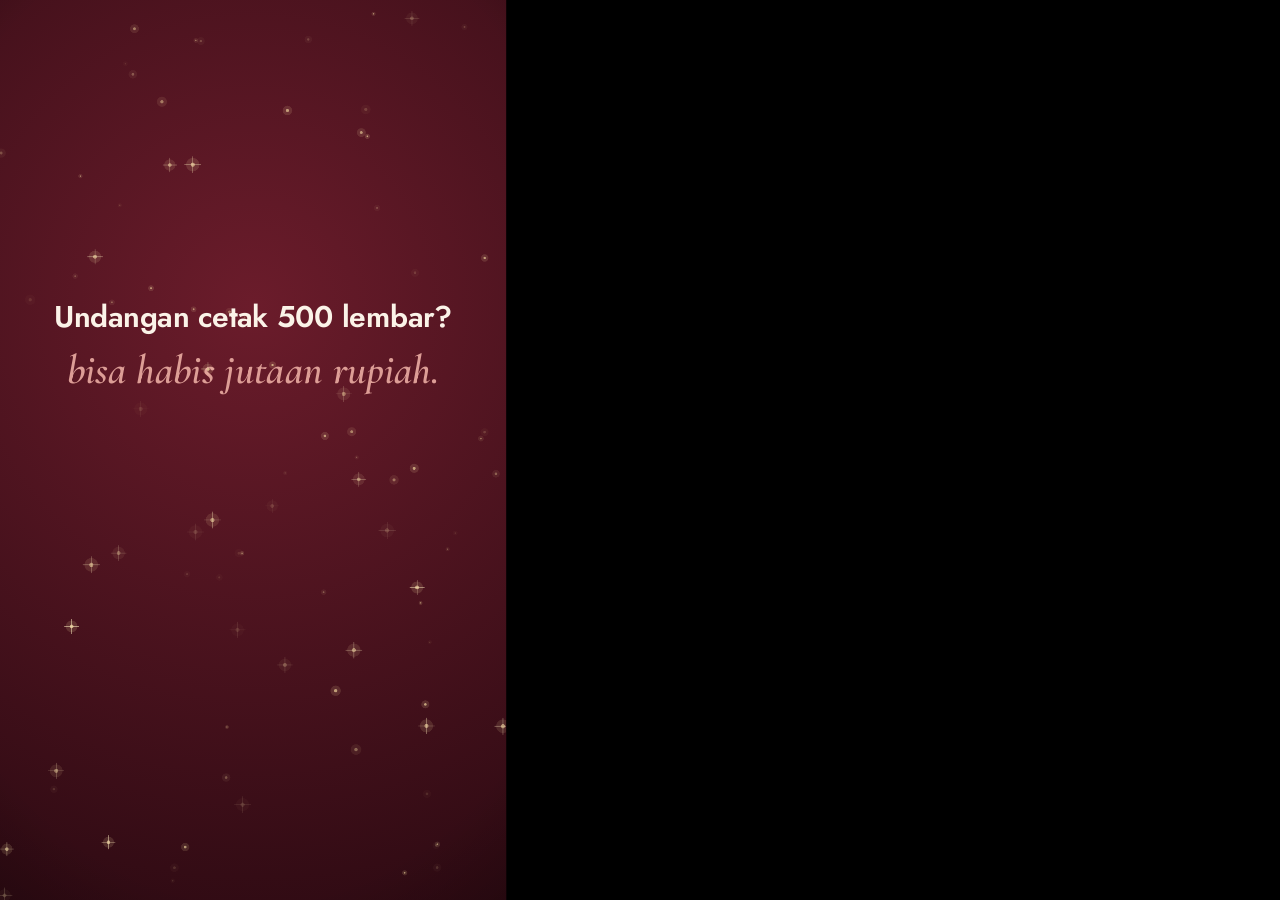
<file: promo/video.html>
<!doctype html>
<html lang="id">
<head>
<meta charset="utf-8">
<meta name="viewport" content="width=device-width, initial-scale=1">
<meta name="robots" content="noindex, nofollow">
<title>Video promo — sumber animasi</title>
<!--
  Sumber animasi video promo 1080×1920 (9:16, untuk Reels / TikTok / Status WA).
  Buka langsung di browser untuk pratinjau, atau render jadi MP4: node promo/render.mjs
  Teks brand, harga, nomor WA, dan daftar tema diambil dari config.js.
-->
<link rel="preconnect" href="https://fonts.googleapis.com">
<link rel="preconnect" href="https://fonts.gstatic.com" crossorigin>
<link rel="stylesheet" href="https://fonts.googleapis.com/css2?family=Cormorant+Garamond:ital,wght@0,500;0,600;1,500;1,600&family=Jost:wght@400;500;600;700&display=block">
<link rel="stylesheet" href="video.css">
</head>
<body>
<div id="panggung">
  <div id="latar"></div>
  <div id="cahaya"></div>
  <canvas id="kilau" width="1080" height="1920"></canvas>

  <!-- Adegan 1: hook -->
  <p id="h1a" class="el tebal">Undangan cetak 500 lembar?</p>
  <p id="h1b" class="el serif besar mawar">bisa habis jutaan rupiah.</p>
  <p id="h1c" class="el raksasa">Undangan <span class="emas-gradasi serif">digital</span></p>
  <p id="h1d" class="el"><span class="pil pil-terang">mulai <b data-harga-rb></b> · tamu tanpa batas</span></p>

  <!-- Keterangan di atas HP -->
  <div id="cap2" class="el keterangan">
    <p class="judul">Nama tamu tertulis otomatis</p>
    <p><span class="pil">1 link khusus untuk tiap tamu</span></p>
  </div>
  <div id="cap3" class="el keterangan">
    <p class="judul">Semua info acara dalam 1 link</p>
    <p><span class="pil" id="pil3"></span></p>
  </div>
  <div id="cap4" class="el keterangan">
    <p class="judul">Pilih dari <span data-jumlah-tema></span> tema mewah</p>
    <p><span class="pil" id="pil4"><span class="kat" id="kat4"></span><span id="nama4"></span></span></p>
  </div>

  <!-- HP -->
  <div id="hp">
    <div class="layar">
      <div class="pulau"></div>
      <div class="kilap"></div>
      <div class="ketuk" id="ketuk"></div>
    </div>
  </div>

  <!-- Adegan 5: harga -->
  <p id="s5a" class="el label-lebar">Mulai dari</p>
  <p id="s5b" class="el harga emas-gradasi serif" data-harga-penuh></p>
  <p id="s5c" class="el redup">per undangan</p>
  <ul id="s5d" class="el cek">
    <li>Nama tamu personal, tanpa batas</li>
    <li>Hitung mundur &amp; Google Maps</li>
    <li>Amplop digital &amp; musik latar</li>
    <li>Selesai dalam <span data-waktu></span></li>
  </ul>

  <!-- Adegan 6: ajakan -->
  <div id="s6a" class="el"><span id="ikon-akhir" class="ikon-akhir"></span></div>
  <p id="s6b" class="el merek" data-brand></p>
  <p id="s6c" class="el label-lebar" data-tagline></p>
  <p id="s6d" class="el redup jenis">Pernikahan · Khitan · Ulang Tahun · Acara</p>
  <div id="s6e" class="el">
    <span class="tombol-cta">
      <span class="ikon-cta" aria-hidden="true">
        <svg viewBox="0 0 24 24"><path d="M20 15.5c-1.25 0-2.45-.2-3.57-.57a1 1 0 0 0-1.02.24l-2.2 2.2a15.07 15.07 0 0 1-6.59-6.58l2.2-2.21a1 1 0 0 0 .25-1.01A11.36 11.36 0 0 1 8.5 4a1 1 0 0 0-1-1H4a1 1 0 0 0-1 1 17 17 0 0 0 17 17 1 1 0 0 0 1-1v-3.5a1 1 0 0 0-1-1z"/></svg>
      </span>
      <span class="teks-cta"><small>Pesan via WhatsApp</small><b data-wa></b></span>
    </span>
  </div>
  <p id="s6f" class="el redup situs">Lihat demo: <b data-situs></b></p>

  <div id="vignet"></div>
</div>
<script src="../config.js"></script>
<script src="../assets/logo/logo.js"></script>
<script src="video.js"></script>
</body>
</html>
</file>
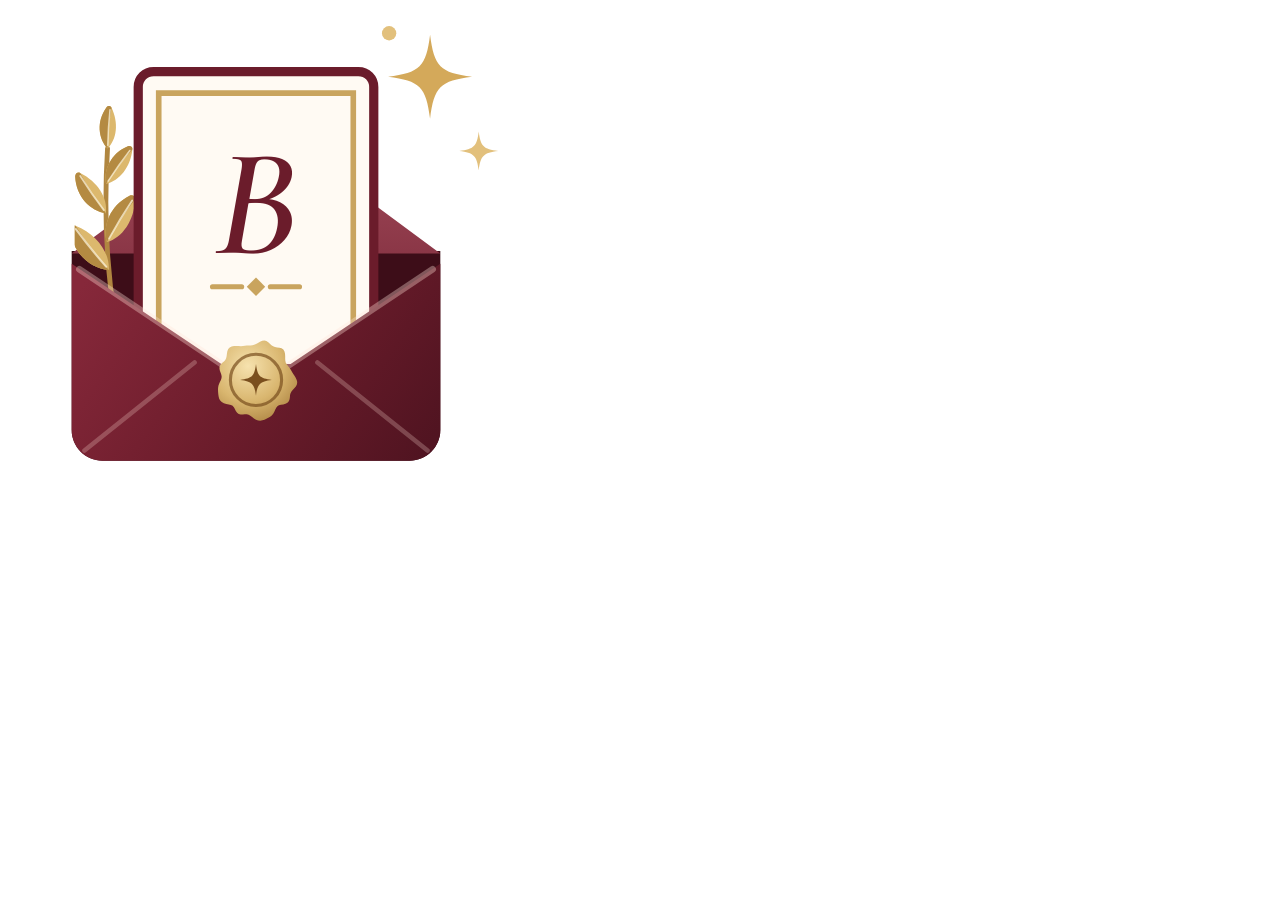
<file: assets/logo/sumber.html>
<!doctype html>
<html lang="id">
<head>
<meta charset="utf-8">
<meta name="robots" content="noindex, nofollow">
<title>Sumber logo berkenan.id</title>
<!--
  Halaman bantu untuk mengekspor logo ke PNG (lihat PANDUAN.md bagian "Logo").
  Parameter: a=ikon|datar|profil|og  t=terang|gelap  s=ukuran ikon (px)  h=tinggi logo mendatar (px)
             kecil=1 (versi favicon)  bg=krem (latar krem penuh, untuk ikon aplikasi)
-->
<link rel="stylesheet" href="https://fonts.googleapis.com/css2?family=Cormorant+Garamond:ital,wght@1,600&family=Jost:wght@400;500&display=block">
<style>
  html, body { margin: 0; padding: 0; background: transparent; overflow: hidden; }
  body { font-family: 'Jost', sans-serif; }
  svg { display: block; }
</style>
</head>
<body>
<script src="../../config.js"></script>
<script src="logo.js"></script>
<script>
(function () {
  var Q = new URLSearchParams(location.search);
  var a = Q.get('a') || 'ikon', t = Q.get('t') || 'terang', gelap = t === 'gelap';
  var B = window.BRAND || {};
  var nama = String(B.nama || 'berkenan.id').toLowerCase();
  var WARNA = gelap ? { wm: '#f3dca6', tag: '#e2c999' } : { wm: '#6b1c2b', tag: '#9a7a4a' };
  var LATAR_MARUN = 'radial-gradient(120% 120% at 50% 22%, #7a2233 0%, #4a1220 55%, #2a0911 100%)';

  function muat() {
    return Promise.all(['italic 600 40px "Cormorant Garamond"', '500 40px Jost', '400 40px Jost'].map(function (f) { return document.fonts.load(f); }));
  }
  muat().then(function () {
    var html = '';
    if (a === 'ikon') {
      var s = +Q.get('s') || 512, kecil = Q.get('kecil') === '1';
      if (Q.get('bg') === 'krem') document.body.style.background = '#fffaf3';
      var isi = Q.get('bg') === 'krem' ? Math.round(s * 0.84) : s;
      html = '<div style="width:' + s + 'px;height:' + s + 'px;display:grid;place-items:center">' + svgIkonBerkenan(t, isi, kecil) + '</div>';
    } else if (a === 'datar') {
      // Logo mendatar: ikon + nama brand + UNDANGAN DIGITAL, viewBox 640×150
      // (sisi kanan yang kosong dipotong otomatis saat ekspor, lihat PANDUAN.md)
      var h = +Q.get('h') || 150;
      html = '<svg xmlns="http://www.w3.org/2000/svg" viewBox="0 0 640 150" width="' + Math.round(h * 640 / 150) + '" height="' + h + '">' +
        '<svg x="0" y="0" width="150" height="150" viewBox="0 0 100 100">' + ikonBerkenan(t) + '</svg>' +
        '<text x="168" y="88" font-family="Jost" font-weight="500" font-size="74" letter-spacing="-0.4" fill="' + WARNA.wm + '">' + nama + '</text>' +
        '<text x="171" y="124" font-family="Jost" font-weight="500" font-size="15.5" letter-spacing="6.2" fill="' + WARNA.tag + '">UNDANGAN DIGITAL</text>' +
        '</svg>';
    } else if (a === 'profil') {
      document.body.style.background = LATAR_MARUN;
      html = '<div style="width:1080px;height:1080px;position:relative">' +
        '<div style="position:absolute;left:' + (540 - 400 - 0.057 * 800) + 'px;top:' + (540 - 400 + 0.025 * 800) + 'px">' + svgIkonBerkenan('gelap', 800) + '</div></div>';
    } else if (a === 'og') {
      document.body.style.background = LATAR_MARUN;
      var paket = Array.isArray(B.paket) ? B.paket : [];
      var min = paket.length ? Math.min.apply(null, paket.map(function (p) { return p.harga; })) : 99000;
      html = '<div style="width:1200px;height:630px;display:flex;align-items:center;gap:36px;padding:0 60px 0 56px;box-sizing:border-box;color:#f3dca6">' +
        svgIkonBerkenan('gelap', 400) +
        '<div style="display:grid;gap:14px">' +
          '<div style="font:500 100px/0.9 Jost;letter-spacing:-1px">' + nama + '</div>' +
          '<div style="font:500 22px/1 Jost;letter-spacing:9px;color:#e2c999">UNDANGAN DIGITAL</div>' +
          '<div style="height:2px;width:120px;background:#d9b66f;margin:14px 0 6px"></div>' +
          '<div style="font:400 30px/1.35 Jost;color:#f6efdc">Pernikahan · Khitan · Ulang Tahun · Acara</div>' +
          '<div style="font:500 30px/1.35 Jost;color:#f6efdc">Mulai Rp ' + Math.round(min / 1000) + 'rb · jadi ' + (B.waktuPengerjaan || '1×24 jam') + '</div>' +
        '</div></div>';
    }
    document.body.insertAdjacentHTML('afterbegin', html);
    document.title = 'siap';
  });
})();
</script>
</body>
</html>
</file>
<file: assets/landing.css>
:root {
  --bg: #faf7f2;
  --bg-lembut: #f2ece3;
  --kartu: #ffffff;
  --tinta: #2a2521;
  --redup: #6d645c;
  /* Warna brand berkenan.id: marun + emas (sama dengan logo) */
  --aksen: #6b1c2b;
  --aksen-gelap: #4e1220;
  --aksen-lembut: #f3e4e1;
  --emas: #b8914c;
  --garis: rgba(42, 37, 33, 0.12);
  --radius: 20px;
  --font-judul: "Cormorant Garamond", Georgia, serif;
  --font-teks: "Jost", system-ui, sans-serif;
}

*, *::before, *::after { box-sizing: border-box; }
[hidden] { display: none !important; }
html { scroll-behavior: smooth; scroll-padding-top: 80px; }
body { margin: 0; background: var(--bg); color: var(--tinta); font: 300 17px/1.7 var(--font-teks); -webkit-font-smoothing: antialiased; }
h1, h2, h3 { font-family: var(--font-judul); font-weight: 600; line-height: 1.15; margin: 0; letter-spacing: -0.01em; }
p { margin: 0; }
a { color: inherit; }
code { font-size: .9em; background: rgba(0, 0, 0, .08); padding: 1px 6px; border-radius: 6px; }

.peringatan { background: #fff3cd; color: #664d03; text-align: center; font-size: 14px; padding: 10px 16px; border-bottom: 1px solid #ffe69c; }

/* ---------- tombol ---------- */
.btn {
  display: inline-flex; align-items: center; justify-content: center; gap: 8px;
  padding: 14px 28px; border-radius: 999px; border: 1px solid var(--aksen);
  background: var(--aksen); color: #fff; text-decoration: none;
  font: 400 15px/1 var(--font-teks); letter-spacing: .03em; cursor: pointer;
  transition: background .2s ease, transform .2s ease, box-shadow .2s ease;
}
.btn:hover { background: var(--aksen-gelap); transform: translateY(-1px); box-shadow: 0 8px 20px rgba(107, 28, 43, .25); }
.btn:focus-visible, .menu a:focus-visible, summary:focus-visible { outline: 2px solid var(--aksen); outline-offset: 3px; }
.btn.garis { background: transparent; color: var(--aksen); }
.btn.garis:hover { background: var(--aksen-lembut); box-shadow: none; }
.btn.kecil { padding: 10px 18px; font-size: 14px; }
.btn.terang { background: #fff; color: var(--aksen-gelap); border-color: #fff; }
.btn.terang:hover { background: var(--aksen-lembut); }

/* ---------- navigasi ---------- */
.nav {
  position: sticky; top: 0; z-index: 10;
  display: flex; align-items: center; justify-content: space-between; gap: 20px;
  padding: 14px clamp(20px, 5vw, 64px);
  background: rgba(250, 247, 242, .88); backdrop-filter: blur(10px);
  border-bottom: 1px solid var(--garis);
}
.logo { display: flex; align-items: center; gap: 10px; text-decoration: none; }
.logo img { width: 46px; height: 46px; flex: none; }
.logo-teks { display: grid; gap: 4px; line-height: 1; }
.logo-nama { font: 500 27px/1 var(--font-teks); letter-spacing: -.01em; text-transform: lowercase; color: var(--aksen); }
.logo small { font-size: 9.5px; font-weight: 500; letter-spacing: .36em; text-transform: uppercase; color: var(--emas); }
.menu { display: flex; gap: 28px; }
.menu a { text-decoration: none; font-size: 15px; color: var(--redup); }
.menu a:hover { color: var(--tinta); }

/* ---------- hero ---------- */
.hero {
  display: grid; grid-template-columns: 1.15fr 1fr; align-items: center; gap: clamp(32px, 6vw, 80px);
  padding: clamp(40px, 7vw, 96px) clamp(20px, 5vw, 64px);
  max-width: 1200px; margin: 0 auto;
}
.eyebrow { font-size: 13px; letter-spacing: .22em; text-transform: uppercase; color: var(--aksen); font-weight: 500; margin-bottom: 14px; }
.hero h1 { font-size: clamp(40px, 5.6vw, 68px); }
.hero h1 em { font-style: italic; color: var(--aksen); }
.lead { margin-top: 22px; font-size: 19px; color: var(--redup); max-width: 34em; }
.lead strong { color: var(--tinta); font-weight: 500; }
.cta { display: flex; flex-wrap: wrap; gap: 12px; margin-top: 30px; }
.jaminan { list-style: none; padding: 0; margin: 28px 0 0; display: flex; flex-wrap: wrap; gap: 10px 22px; font-size: 15px; color: var(--redup); }
.jaminan li::before { content: "✓"; color: var(--aksen); font-weight: 500; margin-right: 8px; }

.hero-hp { display: grid; justify-items: center; gap: 14px; }
.hp {
  /* --skala = lebar layar dalam mockup ÷ 375px (lebar HP asli). */
  --skala: calc(276 / 375);
  width: 300px; height: 620px; border-radius: 44px; padding: 12px;
  background: #1d1a18; box-shadow: 0 40px 80px -20px rgba(42, 37, 33, .45), inset 0 0 0 2px #3a3532;
  position: relative;
}
.hp::before { content: ""; position: absolute; top: 20px; left: 50%; translate: -50% 0; width: 84px; height: 22px; border-radius: 999px; background: #1d1a18; z-index: 2; }
.hp-layar { position: relative; width: 100%; height: 100%; border-radius: 33px; overflow: hidden; background: #fff; }
.hp-layar iframe {
  position: absolute; top: 0; left: 0; border: 0;
  width: calc(100% / var(--skala)); height: calc(100% / var(--skala));
  transform: scale(var(--skala)); transform-origin: 0 0;
}
.hp-ket { font-size: 14px; color: var(--redup); }

/* ---------- bagian umum ---------- */
.bagian { padding: clamp(64px, 8vw, 110px) clamp(20px, 5vw, 64px); }
.bagian.lembut { background: var(--bg-lembut); }
.kepala { text-align: center; max-width: 640px; margin: 0 auto clamp(36px, 5vw, 56px); display: grid; gap: 10px; }
.kepala .eyebrow { margin-bottom: 0; }
.kepala h2 { font-size: clamp(34px, 4.4vw, 50px); }
.kepala p:not(.eyebrow) { color: var(--redup); }

.grid-fitur { display: grid; grid-template-columns: repeat(4, 1fr); gap: 20px; max-width: 1200px; margin: 0 auto; }
.fitur { background: var(--kartu); border: 1px solid var(--garis); border-radius: var(--radius); padding: 26px 24px; display: grid; gap: 8px; align-content: start; }
.fitur svg { width: 36px; height: 36px; fill: none; stroke: var(--aksen); stroke-width: 1.4; stroke-linecap: round; stroke-linejoin: round; padding: 6px; background: var(--aksen-lembut); border-radius: 12px; box-sizing: content-box; margin-bottom: 6px; }
.fitur h3 { font-size: 22px; }
.lencana-paket { justify-self: start; font-size: 11.5px; font-weight: 500; letter-spacing: .04em; line-height: 1; padding: 5px 10px; border-radius: 999px; background: var(--bg-lembut); color: var(--redup); }
.lencana-paket.premium { background: var(--aksen-lembut); color: var(--aksen); }
.lencana-paket.eksklusif { background: #f6ecd6; color: #8a6420; }
.fitur p { font-size: 15px; color: var(--redup); }

/* ---------- katalog tema ---------- */
.grid-tema { display: flex; flex-wrap: wrap; justify-content: center; gap: 28px; max-width: 1200px; margin: 0 auto; }
.kartu-tema { width: 260px; background: var(--kartu); border: 1px solid var(--garis); border-radius: 26px; padding: 18px; display: grid; gap: 12px; transition: transform .25s ease, box-shadow .25s ease; }
.kartu-tema:hover { transform: translateY(-4px); box-shadow: 0 24px 40px -18px rgba(42, 37, 33, .3); }
.pratinjau { width: 224px; height: 398px; border-radius: 18px; overflow: hidden; position: relative; background: var(--bg-lembut); }
.pratinjau iframe { width: 375px; height: 667px; border: 0; transform: scale(.5974); transform-origin: 0 0; pointer-events: none; }
.kartu-tema { position: relative; }
.kategori-tema { position: absolute; top: 28px; left: 28px; z-index: 2; background: rgba(255, 255, 255, 0.92); color: var(--aksen-gelap); font-size: 12px; font-weight: 500; letter-spacing: 0.06em; padding: 4px 10px; border-radius: 999px; box-shadow: 0 4px 12px rgba(0, 0, 0, 0.12); }
.filter-tema { display: flex; flex-wrap: wrap; justify-content: center; gap: 8px; margin-top: 10px; }
.chip { font: 400 14px/1 var(--font-teks); padding: 9px 16px; border-radius: 999px; border: 1px solid var(--garis); background: var(--kartu); color: var(--redup); cursor: pointer; transition: all 0.2s ease; }
.chip:hover { border-color: var(--aksen); color: var(--aksen-gelap); }
.chip.aktif { background: var(--aksen); border-color: var(--aksen); color: #fff; }
.chip:focus-visible { outline: 2px solid var(--aksen); outline-offset: 3px; }
.kartu-tema h3 { font-size: 24px; }
.kartu-tema p { font-size: 14px; color: var(--redup); }
.kartu-tema .aksi { display: flex; gap: 8px; }
.kartu-tema .btn { flex: 1; padding: 11px 12px; font-size: 14px; }

/* ---------- harga ---------- */
.promo { display: inline-block; justify-self: center; background: var(--aksen-lembut); color: var(--aksen-gelap); padding: 6px 16px; border-radius: 999px; font-size: 14px; font-weight: 500; }
.grid-harga { display: grid; grid-template-columns: repeat(3, 1fr); gap: 22px; max-width: 1080px; margin: 0 auto; align-items: stretch; }
.paket { background: var(--kartu); border: 1px solid var(--garis); border-radius: 26px; padding: 34px 28px; display: flex; flex-direction: column; gap: 14px; position: relative; }
.paket.unggulan { border: 2px solid var(--aksen); box-shadow: 0 30px 60px -30px rgba(107, 28, 43, .45); }
.paket .label { position: absolute; top: -14px; left: 50%; translate: -50% 0; background: var(--aksen); color: #fff; font-size: 12px; letter-spacing: .14em; text-transform: uppercase; padding: 5px 14px; border-radius: 999px; white-space: nowrap; }
.paket h3 { font-size: 28px; }
.paket .harga { font-family: var(--font-judul); font-size: 46px; font-weight: 600; line-height: 1; color: var(--tinta); }
.paket .harga small { font-family: var(--font-teks); font-size: 14px; font-weight: 300; color: var(--redup); white-space: nowrap; }
.paket .masa { font-size: 14px; color: var(--aksen); font-weight: 500; }
.paket ul { list-style: none; padding: 0; margin: 4px 0 8px; display: grid; gap: 9px; font-size: 15px; flex: 1; }
.paket li { padding-left: 26px; position: relative; }
.paket li::before { content: "✓"; position: absolute; left: 0; color: var(--aksen); font-weight: 500; }
.paket .btn { width: 100%; }
.contoh-paket { text-align: center; font-size: 14px; font-weight: 400; color: var(--aksen); text-decoration: underline; text-underline-offset: 3px; text-decoration-color: rgba(107, 28, 43, .35); }
.contoh-paket:hover { text-decoration-color: var(--aksen); }
.paket:not(.unggulan) .btn { background: transparent; color: var(--aksen); }
.paket:not(.unggulan) .btn:hover { background: var(--aksen-lembut); box-shadow: none; }
.catatan { text-align: center; font-size: 15px; color: var(--redup); margin-top: 28px; }

/* ---------- langkah ---------- */
.langkah { list-style: none; padding: 0; margin: 0 auto; max-width: 1100px; display: grid; grid-template-columns: repeat(4, 1fr); gap: 22px; counter-reset: x; }
.langkah li { display: grid; gap: 8px; align-content: start; }
.langkah li > span:first-child { width: 46px; height: 46px; border-radius: 50%; display: grid; place-items: center; background: var(--aksen); color: #fff; font-family: var(--font-judul); font-size: 24px; font-weight: 600; margin-bottom: 6px; }
.langkah h3 { font-size: 23px; }
.langkah p { font-size: 15px; color: var(--redup); }

/* ---------- faq ---------- */
.faq { max-width: 760px; margin: 0 auto; display: grid; gap: 12px; }
.faq details { background: var(--kartu); border: 1px solid var(--garis); border-radius: 16px; padding: 0 22px; }
.faq summary { cursor: pointer; padding: 18px 0; font-weight: 400; font-size: 17px; list-style: none; display: flex; justify-content: space-between; gap: 16px; }
.faq summary::-webkit-details-marker { display: none; }
.faq summary::after { content: "+"; color: var(--aksen); font-size: 22px; line-height: 1; transition: transform .2s; }
.faq details[open] summary::after { transform: rotate(45deg); }
.faq details p { padding: 0 0 20px; color: var(--redup); font-size: 16px; }

/* ---------- penutup ---------- */
.cta-akhir { background: var(--aksen-gelap); color: #fff; text-align: center; padding: clamp(64px, 8vw, 100px) 24px; display: grid; gap: 16px; justify-items: center; }
.cta-akhir h2 { font-size: clamp(34px, 4.4vw, 50px); }
.cta-akhir p { opacity: .85; margin-bottom: 10px; }

.kaki { text-align: center; padding: 40px 24px 100px; font-size: 14px; color: var(--redup); display: grid; gap: 6px; }
.kaki-logo { justify-self: center; width: 250px; height: auto; margin-bottom: 6px; }
.kaki a { color: var(--aksen); }
.hak { font-size: 13px; }

.wa-mengambang {
  position: fixed; right: 20px; bottom: 20px; z-index: 20;
  width: 58px; height: 58px; border-radius: 50%; display: grid; place-items: center;
  background: #25d366; box-shadow: 0 10px 26px rgba(37, 211, 102, .45); transition: transform .2s;
}
.wa-mengambang:hover { transform: scale(1.06); }
.wa-mengambang svg { width: 30px; height: 30px; fill: none; stroke: #fff; stroke-width: 1.6; stroke-linejoin: round; }

/* ---------- responsif ---------- */
@media (max-width: 1000px) {
  .grid-fitur { grid-template-columns: repeat(2, 1fr); }
  .langkah { grid-template-columns: repeat(2, 1fr); }
  .grid-harga { grid-template-columns: 1fr; max-width: 440px; }
  .paket.unggulan { order: -1; }
}
@media (max-width: 820px) {
  .hero { grid-template-columns: 1fr; text-align: center; }
  .cta, .jaminan { justify-content: center; }
  .lead { margin-inline: auto; }
  .menu { display: none; }
}
@media (max-width: 520px) {
  body { font-size: 16px; }
  .grid-fitur, .langkah { grid-template-columns: 1fr; }
  .logo small { display: none; }
  .hp { width: 280px; height: 580px; --skala: calc(256 / 375); }
  .paket { padding: 30px 22px; }
  .paket .harga { font-size: 40px; }
}
/* HP kecil: logo + tombol WA tetap satu baris */
@media (max-width: 420px) {
  .nav { gap: 10px; }
  .logo { gap: 8px; }
  .logo img { width: 38px; height: 38px; }
  .logo-nama { font-size: 22px; }
  .nav .btn.kecil { padding: 9px 14px; font-size: 13.5px; white-space: nowrap; }
}
@media (prefers-reduced-motion: reduce) {
  html { scroll-behavior: auto; }
  .btn, .kartu-tema, .wa-mengambang { transition: none; }
}

/* ---------- promo berbatas waktu (config.js → diskon) ---------- */
.pil-promo { display: inline-flex; align-items: center; gap: 8px; margin-bottom: 14px; padding: 7px 16px; border-radius: 999px; background: var(--aksen); color: #fff;
  font-size: 13.5px; font-weight: 500; letter-spacing: .02em; text-decoration: none; box-shadow: 0 10px 24px -12px rgba(107, 28, 43, .6); }
.pil-promo::after { content: "›"; font-size: 17px; line-height: 1; }
.coret, .harga-normal s { color: var(--redup); font-weight: 400; text-decoration-thickness: 1.5px; }
.pita-promo { justify-self: center; display: grid; justify-items: center; gap: 6px; margin-top: 10px; padding: 18px 26px 16px; border-radius: 22px;
  background: linear-gradient(135deg, var(--aksen), var(--aksen-gelap)); color: #fff; text-align: center; box-shadow: 0 24px 50px -26px rgba(78, 18, 32, .7); max-width: 560px; }
.kepala .pita-promo .pp-judul { margin: 0; max-width: none; font-family: var(--font-judul); font-size: 26px; font-weight: 600; line-height: 1.15; color: #f6e2ae; }
.kepala .pita-promo .pp-ket { margin: 0; max-width: 46ch; font-size: 14.5px; line-height: 1.5; color: #fff; opacity: .92; }
.hitung-promo { display: flex; gap: 8px; margin-top: 6px; }
.hp-unit { display: grid; min-width: 58px; padding: 8px 6px 6px; border-radius: 12px; background: rgba(255, 255, 255, .12); border: 1px solid rgba(246, 226, 174, .35); }
.hp-unit b { font-family: var(--font-judul); font-size: 26px; font-weight: 600; line-height: 1; font-variant-numeric: tabular-nums; }
.hp-unit small { font-size: 10.5px; letter-spacing: .12em; text-transform: uppercase; opacity: .8; }
.paket .label-diskon { position: absolute; top: 18px; right: 18px; padding: 5px 11px; border-radius: 999px; background: #c0392b; color: #fff; font-size: 13px; font-weight: 600; letter-spacing: .02em; }
.paket .harga-normal { font-size: 14px; color: var(--redup); margin-bottom: -8px; }

/* ---------- testimoni (config.js → testimoni) ---------- */
.testimoni { background: var(--aksen-lembut); }
/* Slider: 3 kartu per layar di desktop, 2 di tablet, 1 (+ intip kartu berikutnya) di HP */
.slider-testi { max-width: 1080px; margin: 0 auto; }
.jalur-testi { position: relative; display: flex; gap: 20px; overflow-x: auto; scroll-snap-type: x mandatory; scrollbar-width: none; overscroll-behavior-x: contain; padding: 2px 0; }
.jalur-testi::-webkit-scrollbar { display: none; }
.jalur-testi .kartu-testi { flex: 0 0 calc((100% - 40px) / 3); scroll-snap-align: start; }
.kendali-testi { display: flex; align-items: center; justify-content: center; gap: 16px; margin-top: 24px; }
.satu-hal .kendali-testi { display: none; }
.panah-testi { width: 42px; height: 42px; flex: none; display: grid; place-items: center; padding: 0 0 3px; border-radius: 50%; border: 1px solid var(--aksen); background: transparent; color: var(--aksen); font: 400 26px/1 var(--font-teks); cursor: pointer; transition: background .2s ease, color .2s ease; }
.panah-testi:hover { background: var(--aksen); color: #fff; }
.panah-testi:focus-visible, .titik-testi button:focus-visible { outline: 2px solid var(--aksen); outline-offset: 3px; }
.titik-testi { display: flex; flex-wrap: wrap; justify-content: center; gap: 4px; }
.titik-testi.angka { min-width: 64px; font-size: 15px; letter-spacing: .08em; color: var(--redup); font-variant-numeric: tabular-nums; }
.titik-testi button { position: relative; width: 8px; height: 8px; margin: 4px; padding: 0; border: 0; border-radius: 999px; background: rgba(107, 28, 43, .25); cursor: pointer; transition: width .3s ease, background .3s ease; }
.titik-testi button::after { content: ""; position: absolute; inset: -8px -4px; }
.titik-testi button[aria-current="true"] { width: 22px; background: var(--aksen); }
@media (max-width: 900px) { .jalur-testi .kartu-testi { flex-basis: calc((100% - 20px) / 2); } }
@media (max-width: 600px) { .jalur-testi { gap: 14px; } .jalur-testi .kartu-testi { flex-basis: 86%; } }
.kartu-testi { margin: 0; background: var(--kartu); border: 1px solid var(--garis); border-radius: 22px; padding: 26px 24px 22px; display: flex; flex-direction: column; gap: 16px; }
.kartu-testi blockquote { margin: 0; flex: 1; font-family: var(--font-judul); font-size: 20px; font-style: italic; line-height: 1.5; color: var(--tinta); }
.kartu-testi blockquote::before { content: "“"; display: block; font-size: 54px; line-height: .6; color: var(--emas); margin-bottom: 6px; font-style: normal; }
.kartu-testi figcaption { display: flex; align-items: center; gap: 12px; }
.testi-foto, .testi-inisial { width: 44px; height: 44px; border-radius: 50%; flex: none; object-fit: cover; }
.testi-inisial { display: grid; place-items: center; background: var(--aksen); color: #fff; font-family: var(--font-judul); font-size: 21px; font-weight: 600; }
.testi-info { display: grid; line-height: 1.3; }
.testi-info strong { font-weight: 500; }
.testi-info small { font-size: 13px; color: var(--redup); }
.testi-link { font-size: 14px; color: var(--aksen); text-underline-offset: 3px; }
@media (max-width: 520px) {
  .pita-promo { padding: 16px 16px 14px; }
  .kepala .pita-promo .pp-judul { font-size: 23px; }
  .hp-unit { min-width: 52px; }
  .hp-unit b { font-size: 22px; }
}

/* ---------- label diskon di kartu tema ---------- */
.label-tema { position: absolute; top: 28px; left: 28px; right: 28px; z-index: 2; display: flex; flex-wrap: wrap; gap: 6px; pointer-events: none; }
.label-tema .kategori-tema { position: static; }
.diskon-tema { background: #c0392b; color: #fff; font-size: 12px; font-weight: 600; letter-spacing: 0.04em; padding: 4px 10px; border-radius: 999px; box-shadow: 0 6px 14px -6px rgba(192, 57, 43, .7); }

/* ---------- jendela promo + konfeti ---------- */
html.promo-terbuka { overflow: hidden; }
.promo-lapis { position: fixed; inset: 0; z-index: 90; display: grid; place-items: center; padding: 20px; background: rgba(26, 12, 15, .58);
  -webkit-backdrop-filter: blur(4px); backdrop-filter: blur(4px); animation: promoLatar .35s ease both; }
.promo-lapis.keluar { animation: promoLatarKeluar .3s ease forwards; }
.promo-kotak { position: relative; width: min(400px, 100%); max-height: calc(100vh - 40px); overflow: auto; border-radius: 28px; background: var(--kartu);
  box-shadow: 0 40px 90px -30px rgba(0, 0, 0, .6); animation: promoMasuk .55s cubic-bezier(.2, .9, .3, 1.25) both; }
.promo-lapis.keluar .promo-kotak { animation: promoKeluar .3s ease forwards; }
.promo-tutup { position: absolute; top: 12px; right: 12px; z-index: 2; width: 38px; height: 38px; border-radius: 50%; border: 0; cursor: pointer;
  background: rgba(255, 255, 255, .18); color: #fff; font-size: 24px; line-height: 1; display: grid; place-items: center; transition: background .2s; }
.promo-tutup:hover { background: rgba(255, 255, 255, .3); }
.promo-tutup:focus-visible { outline: 2px solid #f6e2ae; outline-offset: 2px; }
.promo-atas { display: grid; justify-items: center; gap: 6px; padding: 32px 24px 24px; text-align: center; color: #fff;
  background: radial-gradient(130% 120% at 50% 0%, #8f2c40 0%, var(--aksen) 45%, var(--aksen-gelap) 100%); }
.promo-label { font-size: 12px; font-weight: 500; letter-spacing: .26em; text-transform: uppercase; color: #f6e2ae; }
.promo-besar { font-family: var(--font-judul); font-size: 54px; font-weight: 600; line-height: 1; color: #f6e2ae; text-shadow: 0 6px 20px rgba(0, 0, 0, .25); }
.promo-ket { font-size: 14.5px; opacity: .92; max-width: 30ch; }
.promo-kuota { display: block; }
.promo-sampai { font-size: 12.5px; opacity: .8; }
.promo-atas .hitung-promo { margin: 8px 0 2px; }
.promo-bawah { display: grid; gap: 16px; padding: 18px 22px 22px; }
.promo-harga { list-style: none; margin: 0; padding: 0; display: grid; }
.promo-harga li { display: grid; grid-template-columns: 1fr auto auto; align-items: baseline; gap: 12px; padding: 10px 2px; border-bottom: 1px dashed var(--garis); font-size: 15px; }
.promo-harga li:last-child { border-bottom: 0; }
.promo-harga s { color: var(--redup); font-size: 13.5px; }
.promo-harga b { font-family: var(--font-judul); font-size: 22px; font-weight: 600; color: var(--aksen); }
.promo-aksi { display: grid; gap: 10px; }
.promo-aksi .btn { width: 100%; justify-content: center; }
.konfeti { position: fixed; inset: 0; z-index: 95; width: 100%; height: 100%; pointer-events: none; }
@keyframes promoLatar { from { opacity: 0; } to { opacity: 1; } }
@keyframes promoLatarKeluar { to { opacity: 0; } }
@keyframes promoMasuk { from { opacity: 0; transform: translateY(30px) scale(.9); } to { opacity: 1; transform: none; } }
@keyframes promoKeluar { to { opacity: 0; transform: translateY(16px) scale(.96); } }
@media (prefers-reduced-motion: reduce) { .promo-lapis, .promo-kotak { animation: none; } }

/* ---------- pintasan harga, info admin, rekam jejak ---------- */
.harga-hp { display: none; text-decoration: none; font-size: 15px; font-weight: 500; color: var(--aksen); }
.tautan-harga { display: inline-block; margin-top: 18px; font-size: 15px; font-weight: 500; color: var(--aksen); text-underline-offset: 4px; }
.cta-akhir .info-admin { margin: 6px 0 0; font-size: 14.5px; opacity: .8; max-width: 34em; }
.ringkas-testi { list-style: none; margin: 26px auto 0; padding: 0; display: flex; flex-wrap: wrap; justify-content: center; gap: 10px; }
.ringkas-testi li { display: grid; justify-items: center; gap: 4px; min-width: 96px; padding: 14px 16px 12px; background: var(--kartu); border: 1px solid var(--garis); border-radius: 18px; }
.ringkas-testi b { font-family: var(--font-judul); font-size: 34px; font-weight: 600; line-height: 1; color: var(--aksen); font-variant-numeric: lining-nums; }
.ringkas-testi span { font-size: 13px; color: var(--redup); }
@media (max-width: 820px) { .harga-hp { display: inline-block; margin-left: auto; } }
@media (max-width: 420px) { .harga-hp { font-size: 14px; } .ringkas-testi li { min-width: 84px; padding: 12px 12px 10px; } .ringkas-testi b { font-size: 30px; } }
@media (max-width: 349px) { .harga-hp { display: none; } }
</file>
<file: checkin/checkin.css>
:root {
  --marun: #6b1c2b;
  --marun-gelap: #2a0911;
  --emas: #d9b66f;
  --emas-muda: #f6e2ae;
  --krem: #faf7f2;
  --tinta: #2a2521;
  --redup: #6d645c;
  --garis: rgba(42, 37, 33, 0.12);
}
*, *::before, *::after { box-sizing: border-box; }
[hidden] { display: none !important; }
html, body { margin: 0; }
body { min-height: 100vh; background: var(--krem); color: var(--tinta); font: 400 16px/1.5 "Jost", system-ui, sans-serif; -webkit-font-smoothing: antialiased; }
button { font: inherit; cursor: pointer; }

/* ---------- kepala ---------- */
.kepala {
  position: sticky; top: 0; z-index: 5; display: flex; align-items: center; gap: 12px;
  padding: max(12px, env(safe-area-inset-top)) 16px 12px; background: radial-gradient(120% 140% at 30% 0%, #7a2233, var(--marun-gelap)); color: #fff;
}
.kepala img { flex: none; }
.kepala-teks { min-width: 0; flex: 1; }
.kepala-label { margin: 0; font-size: 11px; letter-spacing: 0.16em; text-transform: uppercase; color: var(--emas-muda); }
.kepala h1 { margin: 2px 0 0; font: 600 21px/1.15 "Cormorant Garamond", Georgia, serif; white-space: nowrap; overflow: hidden; text-overflow: ellipsis; }
.status { flex: none; font-size: 11.5px; font-weight: 500; padding: 5px 10px; border-radius: 999px; background: rgba(255, 255, 255, 0.14); }
.status.ok { background: rgba(126, 211, 142, 0.25); color: #d6f5dc; }
.status.offline { background: rgba(255, 196, 92, 0.25); color: #ffe2a8; }
.status.uji { background: rgba(255, 255, 255, 0.14); color: #f3e6e8; }

/* ---------- isi ---------- */
.isi { max-width: 560px; margin: 0 auto; padding: 16px 16px 40px; display: grid; gap: 14px; }
.kartu { background: #fff; border: 1px solid var(--garis); border-radius: 20px; padding: 20px; }
.kartu h2 { margin: 0 0 6px; font: 600 24px/1.2 "Cormorant Garamond", Georgia, serif; color: var(--marun); }
.mulai { text-align: center; padding: 28px 22px; }
.mulai p { margin: 0 0 18px; color: var(--redup); }
.info { margin: 14px 0 0 !important; color: #b3261e !important; font-size: 14px; }
.tombol { border: 0; border-radius: 999px; padding: 12px 22px; background: var(--marun); color: #fff; font-weight: 500; }
.tombol.besar { padding: 15px 34px; font-size: 17px; box-shadow: 0 12px 26px -12px rgba(107, 28, 43, 0.6); }
.tombol.garis { background: transparent; color: var(--marun); border: 1px solid var(--marun); }
.tombol.kecil { padding: 7px 14px; font-size: 13px; }
.kecil { font-size: 13.5px; color: var(--redup); margin: 0 0 12px; }

/* ---------- kamera ---------- */
.kamera { display: grid; gap: 8px; }
.wadah-video { position: relative; width: 100%; aspect-ratio: 3 / 4; max-height: 58vh; border-radius: 22px; overflow: hidden; background: #000; }
.wadah-video video { width: 100%; height: 100%; object-fit: cover; display: block; }
.bingkai { position: absolute; inset: 0; display: grid; place-items: center; pointer-events: none; }
.bingkai span { width: 62%; aspect-ratio: 1; border-radius: 18px; box-shadow: 0 0 0 9999px rgba(0, 0, 0, 0.28); border: 3px solid rgba(255, 255, 255, 0.9); }
.petunjuk { margin: 0; text-align: center; font-size: 13.5px; color: var(--redup); }

/* ---------- hasil scan ---------- */
.hasil { display: flex; align-items: center; gap: 14px; padding: 16px 18px; border-radius: 18px; border: 1.5px solid; animation: muncul 0.25s ease-out; }
.hasil p { margin: 0; }
.hasil-judul { font-size: 19px; font-weight: 600; line-height: 1.25; overflow-wrap: anywhere; }
.hasil-ket { font-size: 14px; }
.hasil-ikon { flex: none; width: 42px; height: 42px; border-radius: 50%; display: grid; place-items: center; font-size: 22px; font-weight: 700; color: #fff; }
.hasil.ok { background: #e8f6ec; border-color: #9fd8b0; color: #14532d; }
.hasil.ok .hasil-ikon { background: #1f8a4c; }
.hasil.ok .hasil-ikon::before { content: "✓"; }
.hasil.sudah { background: #fff5e0; border-color: #f1cf86; color: #7a4b00; }
.hasil.sudah .hasil-ikon { background: #d48a00; }
.hasil.sudah .hasil-ikon::before { content: "!"; }
.hasil.salah { background: #fdecec; border-color: #f2a7a7; color: #7f1d1d; }
.hasil.salah .hasil-ikon { background: #c62828; }
.hasil.salah .hasil-ikon::before { content: "✕"; }
@keyframes muncul { from { transform: translateY(6px); opacity: 0; } to { transform: none; opacity: 1; } }

/* ---------- ringkasan & aksi ---------- */
.ringkas { display: grid; gap: 12px; }
.angka { display: flex; align-items: baseline; gap: 10px; justify-content: center; }
.angka b { font: 600 44px/1 "Cormorant Garamond", Georgia, serif; color: var(--marun); }
.angka span { color: var(--redup); }
.aksi { display: grid; grid-template-columns: 1fr 1fr; gap: 8px; }
.aksi button { padding: 12px 10px; border-radius: 14px; border: 1px solid var(--garis); background: #fff; color: var(--tinta); font-weight: 500; font-size: 14.5px; }
.aksi button:active { background: #f3ece4; }

/* ---------- panel ---------- */
.panel-kepala { display: flex; align-items: center; justify-content: space-between; gap: 10px; margin-bottom: 10px; }
.panel-kepala h2 { margin: 0; }
.form-manual { display: flex; gap: 8px; }
.form-manual input, .cari { flex: 1; min-width: 0; padding: 12px 14px; border-radius: 12px; border: 1px solid var(--garis); font: inherit; background: var(--krem); }
.cari { width: 100%; margin-bottom: 10px; }
.daftar { list-style: none; margin: 0; padding: 0; display: grid; }
.daftar li { display: flex; align-items: center; gap: 8px; padding: 10px 2px; border-bottom: 1px solid var(--garis); font-size: 15px; }
.daftar li:last-child { border-bottom: 0; }
.d-nama { flex: 1; min-width: 0; overflow-wrap: anywhere; }
.d-jam { color: var(--redup); font-size: 13.5px; }
.d-cara { font-size: 11px; padding: 2px 8px; border-radius: 999px; background: #f3ece4; color: var(--redup); }
.d-antre { font-size: 11px; color: #b06d00; }
.daftar .kosong { color: var(--redup); justify-content: center; }
.kecil-daftar li { font-size: 13.5px; color: #7a4b00; padding: 7px 2px; }
.tautan-bahaya { margin-top: 14px; border: 0; background: none; color: #b3261e; font-size: 13.5px; text-decoration: underline; padding: 0; }
.catatan { margin: 4px 0 0; font-size: 12.5px; line-height: 1.5; color: var(--redup); text-align: center; }

/* ---------- layar sambutan ---------- */
.sambutan {
  position: fixed; inset: 0; z-index: 50; display: flex; flex-direction: column; align-items: center; justify-content: center; gap: 18px;
  padding: 40px 24px; text-align: center; color: var(--emas-muda);
  background: radial-gradient(120% 90% at 50% 20%, #7a2233 0%, #4a1220 55%, var(--marun-gelap) 100%);
}
.sb-tutup { position: absolute; top: 14px; right: 14px; width: 40px; height: 40px; border-radius: 50%; border: 0; background: rgba(255, 255, 255, 0.12); color: #fff; font-size: 22px; line-height: 1; opacity: 0.6; }
.sb-tutup:hover { opacity: 1; }
.sb-logo { opacity: 0.95; }
.sb-acara { margin: 0; font: italic 600 clamp(26px, 4vw, 44px)/1.2 "Cormorant Garamond", Georgia, serif; color: var(--emas); }
.sb-isi { min-height: 32vh; display: grid; align-content: center; gap: 6px; opacity: 0.35; transition: opacity 0.4s; }
.sb-isi .sb-kecil { margin: 0; font: italic 500 clamp(28px, 5vw, 56px)/1.1 "Cormorant Garamond", Georgia, serif; color: #f3dca6; }
.sb-nama { margin: 0; font: 600 clamp(36px, 7.5vw, 96px)/1.1 "Jost", system-ui, sans-serif; color: #fff; overflow-wrap: anywhere; }
.sb-ket { margin: 0; font-size: clamp(16px, 2.2vw, 24px); color: #f0d9b5; }
.sb-isi.tampil { opacity: 1; animation: sambut 0.7s cubic-bezier(0.2, 0.8, 0.2, 1); }
.sb-isi.salah .sb-nama { font-size: clamp(28px, 5vw, 56px); }
@keyframes sambut { from { transform: scale(0.92); opacity: 0; } to { transform: none; opacity: 1; } }
.sb-petunjuk { margin: 0; font-size: clamp(16px, 2.2vw, 24px); color: #f0d9b5; opacity: 0.85; }
.sb-video { position: absolute; right: 18px; bottom: 18px; width: min(260px, 34vw); }
.sb-video .wadah-video { aspect-ratio: 4 / 3; max-height: none; border-radius: 16px; border: 2px solid rgba(246, 226, 174, 0.6); }
.sb-video .bingkai span { width: 58%; border-width: 2px; }
@media (max-width: 600px) {
  .sb-video { left: 50%; right: auto; translate: -50% 0; width: 70vw; bottom: 16px; }
  .sambutan { justify-content: flex-start; padding-top: 70px; }
}

/* ---------- notifikasi hasil scan ---------- */
.kilat { position: absolute; inset: 0; display: grid; place-content: center; justify-items: center; gap: 10px; padding: 20px; text-align: center; opacity: 0; pointer-events: none; transition: opacity 0.2s; }
.kilat.tampil { opacity: 1; animation: kilat 0.45s cubic-bezier(0.2, 0.8, 0.2, 1); }
.kilat.ok { background: rgba(22, 128, 66, 0.86); }
.kilat.sudah { background: rgba(196, 124, 0, 0.88); }
.kilat.salah { background: rgba(190, 30, 30, 0.88); }
.kilat-ikon { width: 96px; height: 96px; border-radius: 50%; display: grid; place-items: center; background: #fff; font-size: 54px; font-weight: 700; line-height: 1; }
.kilat.ok .kilat-ikon { color: #168042; }
.kilat.ok .kilat-ikon::before { content: "✓"; }
.kilat.sudah .kilat-ikon { color: #c47c00; }
.kilat.sudah .kilat-ikon::before { content: "!"; }
.kilat.salah .kilat-ikon { color: #be1e1e; }
.kilat.salah .kilat-ikon::before { content: "✕"; }
.kilat-nama { margin: 0; color: #fff; font-size: 22px; font-weight: 600; line-height: 1.25; overflow-wrap: anywhere; text-shadow: 0 2px 10px rgba(0, 0, 0, 0.25); }
@keyframes kilat { from { transform: scale(1.08); } to { transform: none; } }

.toast {
  position: fixed; z-index: 60; left: 50%; top: max(10px, env(safe-area-inset-top)); width: min(520px, calc(100% - 20px));
  display: flex; align-items: center; gap: 12px; padding: 14px 16px; border-radius: 18px; color: #fff;
  box-shadow: 0 18px 40px -12px rgba(0, 0, 0, 0.45); transform: translate(-50%, -140%); transition: transform 0.3s cubic-bezier(0.2, 0.8, 0.2, 1);
}
.toast.tampil { transform: translate(-50%, 0); }
.toast p { margin: 0; }
.toast-judul { font-size: 16.5px; font-weight: 600; line-height: 1.25; overflow-wrap: anywhere; }
.toast-ket { font-size: 13.5px; opacity: 0.92; }
.toast-ikon { flex: none; width: 38px; height: 38px; border-radius: 50%; background: #fff; display: grid; place-items: center; font-size: 21px; font-weight: 700; }
.toast.ok { background: #168042; }
.toast.ok .toast-ikon { color: #168042; }
.toast.ok .toast-ikon::before { content: "✓"; }
.toast.sudah { background: #c47c00; }
.toast.sudah .toast-ikon { color: #c47c00; }
.toast.sudah .toast-ikon::before { content: "!"; }
.toast.salah { background: #be1e1e; }
.toast.salah .toast-ikon { color: #be1e1e; }
.toast.salah .toast-ikon::before { content: "✕"; }
</file>
<file: undangan/undangan.css>
/* =========================================================
   Template undangan v2 — 4 tema lewat CSS variable.
   Tambah tema: salin satu blok body[data-tema="..."], ganti warnanya,
   lalu tambahkan font-nya di FONT (undangan.js) dan daftarnya di config.js.
   ========================================================= */

body[data-tema="maroon"] {
  --bg: #5a1720;
  --bg-2: #48111a;
  --pekat: 90, 23, 32;
  --teks: #f7ebe2;
  --redup: #e2c9bf;
  --utama: #f3e1cf;
  --utama-teks: #5a1720;
  --aksen: #d9b679;
  --aksen-2: #f1dcae;
  --kartu: rgba(255, 238, 226, 0.07);
  --garis: rgba(217, 182, 121, 0.38);
  --overlay: rgba(60, 12, 20, 0.72);
  --teks-foto: #fff6ee;
  --f-judul: "Cormorant Garamond", Georgia, serif;
  --f-label: "Cinzel", "Cormorant Garamond", serif;
  --f-script: "Great Vibes", "Cormorant Garamond", cursive;
  --b1a: #b4505f; --b1b: #f8dcd4;
  --b2a: #e2c193; --b2b: #fcf3e3;
  --da: #56634b; --db: #a3b08b;
  --tangkai: #8a9877;
  --inti: #d9b679; --inti-dalam: #8c5a2b;
  --kelopak: #f2c4c0;
  --atm-a: #8a2a38; --atm-b: #3c0d15;
  --filter-foto: saturate(0.95);
}

body[data-tema="moss"] {
  --bg: #2c3a2a;
  --bg-2: #243022;
  --pekat: 44, 58, 42;
  --teks: #f2eee3;
  --redup: #cfd4c3;
  --utama: #ebe1c7;
  --utama-teks: #2c3a2a;
  --aksen: #d1b47c;
  --aksen-2: #efdcb0;
  --kartu: rgba(242, 238, 227, 0.06);
  --garis: rgba(209, 180, 124, 0.36);
  --overlay: rgba(28, 38, 26, 0.72);
  --teks-foto: #f7f4ea;
  --f-judul: "Playfair Display", Georgia, serif;
  --f-label: "Jost", system-ui, sans-serif;
  --f-script: "Great Vibes", "Playfair Display", cursive;
  --b1a: #e3cfae; --b1b: #fffaf0;
  --b2a: #df9d7f; --b2b: #fadfce;
  --da: #4e6342; --db: #a9bc91;
  --tangkai: #93a67c;
  --inti: #d1b47c; --inti-dalam: #7d6236;
  --kelopak: #f4ecdc;
  --atm-a: #556b4c; --atm-b: #1c2619;
  --filter-foto: saturate(0.9);
}

body[data-tema="vintage"] {
  --bg: #f2e9d9;
  --bg-2: #e8dbc4;
  --pekat: 242, 233, 217;
  --teks: #4a3a2d;
  --redup: #7b6a59;
  --utama: #5d7b76;
  --utama-teks: #fdf9f1;
  --aksen: #b38a55;
  --aksen-2: #94703f;
  --kartu: rgba(255, 252, 245, 0.72);
  --garis: rgba(122, 96, 66, 0.3);
  --overlay: rgba(242, 233, 217, 0.8);
  --teks-foto: #3f3125;
  --f-judul: "Bodoni Moda", "Cormorant Garamond", Georgia, serif;
  --f-label: "Cinzel", "Cormorant Garamond", serif;
  --f-script: "Great Vibes", "Cormorant Garamond", cursive;
  --b1a: #d0805f; --b1b: #f8d9c5;
  --b2a: #7593ad; --b2b: #d6e1ea;
  --da: #667b58; --db: #b1c19c;
  --tangkai: #7f9170;
  --inti: #c9a36a; --inti-dalam: #7a5a32;
  --kelopak: #eebba2;
  --atm-a: #6f8e88; --atm-b: #3b524e;
  --filter-foto: sepia(0.18) saturate(0.9) contrast(1.05);
  --grain: 0.6;
}

body[data-tema="gold"] {
  --bg: #0f0e0c;
  --bg-2: #181612;
  --pekat: 15, 14, 12;
  --teks: #f3ead6;
  --redup: #bfb49a;
  --utama: #d4b06a;
  --utama-teks: #14110c;
  --aksen: #d9b66f;
  --aksen-2: #f3e0b0;
  --kartu: rgba(217, 182, 111, 0.06);
  --garis: rgba(217, 182, 111, 0.36);
  --overlay: rgba(10, 9, 8, 0.74);
  --teks-foto: #f6eedc;
  --f-judul: "Cinzel", "Cormorant Garamond", serif;
  --f-label: "Cinzel", "Cormorant Garamond", serif;
  --f-script: "Great Vibes", "Cormorant Garamond", cursive;
  --b1a: #a9854a; --b1b: #f4e5bf;
  --b2a: #85745a; --b2b: #ebdfc6;
  --da: #4d4229; --db: #a8945f;
  --tangkai: #8d7a4b;
  --inti: #f4e5bf; --inti-dalam: #8a6a33;
  --kelopak: #e8d29c;
  --atm-a: #2c2821; --atm-b: #0b0a08;
  --filter-foto: grayscale(0.25) contrast(1.05);
}

/* Ceria: pastel, balon & konfeti — cocok untuk ulang tahun anak. */
body[data-tema="ceria"] {
  --bg: #fff8ef;
  --bg-2: #fdeee6;
  --pekat: 255, 248, 239;
  --teks: #3b3350;
  --redup: #6f6884;
  --utama: #ff6f8e;
  --utama-teks: #ffffff;
  --aksen: #f5a524;
  --aksen-2: #ff6f8e;
  --kartu: rgba(255, 255, 255, 0.86);
  --garis: rgba(91, 79, 120, 0.16);
  --overlay: rgba(255, 248, 239, 0.84);
  --teks-foto: #3b3350;
  --f-judul: "Fredoka", "Jost", system-ui, sans-serif;
  --f-label: "Fredoka", "Jost", system-ui, sans-serif;
  --f-script: "Pacifico", "Fredoka", cursive;
  --b1a: #ff4f74; --b1b: #ffc3cf;
  --b2a: #3aa6f2; --b2b: #c3e6ff;
  --da: #ffb000; --db: #ffe8a6;
  --tangkai: #b7afc8;
  --inti: #ffc93c; --inti-dalam: #f08a00;
  --kelopak: #ff8aa3;
  --atm-a: #ff8fa6; --atm-b: #6f86ff;
  --filter-foto: saturate(1.05);
  --grain: 0.18;
}

/* Islami: zamrud & emas, ornamen bintang segi delapan — cocok untuk khitan & pengajian. */
body[data-tema="islami"] {
  --bg: #0f3d35;
  --bg-2: #0b312b;
  --pekat: 15, 61, 53;
  --teks: #f4eedb;
  --redup: #cdd8cb;
  --utama: #d9b86c;
  --utama-teks: #0f3d35;
  --aksen: #d9b86c;
  --aksen-2: #f1dea9;
  --kartu: rgba(241, 222, 169, 0.07);
  --garis: rgba(217, 184, 108, 0.4);
  --overlay: rgba(8, 40, 34, 0.78);
  --teks-foto: #f8f2e2;
  --f-judul: "Marcellus", "Cormorant Garamond", serif;
  --f-label: "Marcellus", "Cormorant Garamond", serif;
  --f-script: "Parisienne", "Cormorant Garamond", cursive;
  --b1a: #b8954f; --b1b: #f4e3b5;
  --b2a: #7e9c8a; --b2b: #dfeadf;
  --da: #3f6a57; --db: #9cbca6;
  --tangkai: #8fae98;
  --inti: #f1dea9; --inti-dalam: #8a6a33;
  --kelopak: #ecd59c;
  --atm-a: #17604f; --atm-b: #072822;
  --filter-foto: saturate(0.92) contrast(1.03);
}

/* Modern: bersih & profesional — cocok untuk reuni, seminar, grand opening. */
body[data-tema="modern"] {
  --bg: #f6f5f1;
  --bg-2: #ecebe4;
  --pekat: 246, 245, 241;
  --teks: #1d2433;
  --redup: #5b6374;
  --utama: #1f2c50;
  --utama-teks: #ffffff;
  --aksen: #c29856;
  --aksen-2: #1f2c50;
  --kartu: #ffffff;
  --garis: rgba(29, 36, 51, 0.14);
  --overlay: rgba(15, 22, 40, 0.74);
  --teks-foto: #ffffff;
  --f-judul: "DM Serif Display", Georgia, serif;
  --f-label: "Jost", system-ui, sans-serif;
  --f-script: "DM Serif Display", Georgia, serif;
  --b1a: #c29856; --b1b: #ecdcc0;
  --b2a: #8a97b8; --b2b: #dde3ef;
  --da: #44506e; --db: #a9b3c9;
  --tangkai: #9aa3b5;
  --inti: #c29856; --inti-dalam: #7a5a2c;
  --kelopak: #c9a46a;
  --atm-a: #26365f; --atm-b: #0f1730;
  --filter-foto: none;
  --grain: 0.15;
}

/* ---------- dasar ---------- */

*, *::before, *::after { box-sizing: border-box; }
[hidden] { display: none !important; }
html { scroll-behavior: smooth; -webkit-text-size-adjust: 100%; }
body {
  margin: 0;
  background: #1a1716;
  color: var(--teks);
  font: 300 16px/1.75 "Jost", system-ui, sans-serif;
  -webkit-font-smoothing: antialiased;
  --noise: url("data:image/svg+xml,%3Csvg xmlns='http://www.w3.org/2000/svg' width='180' height='180'%3E%3Cfilter id='n'%3E%3CfeTurbulence type='fractalNoise' baseFrequency='.8' numOctaves='3' stitchTiles='stitch'/%3E%3CfeColorMatrix values='0 0 0 0 0 0 0 0 0 0 0 0 0 0 0 0 0 0 .55 0'/%3E%3C/filter%3E%3Crect width='100%25' height='100%25' filter='url(%23n)' opacity='.3'/%3E%3C/svg%3E");
}
body[data-tema="vintage"] { background: #d9ccb4; }
body.terkunci { overflow: hidden; height: 100vh; height: 100dvh; }

#app { max-width: 480px; margin: 0 auto; background: var(--bg); min-height: 100vh; position: relative; overflow-x: clip; box-shadow: 0 0 80px rgba(0, 0, 0, 0.35); }
/* Satu lapisan grain di atas semua (termasuk foto) supaya teksturnya merata tanpa sambungan. */
#app::after {
  content: ""; position: fixed; top: 0; bottom: 0; left: 50%; translate: -50% 0; width: min(100%, 480px);
  background-image: var(--noise); opacity: var(--grain, 0.35); mix-blend-mode: multiply; pointer-events: none; z-index: 40;
}
h1, h2, h3 { font-family: var(--f-judul); font-weight: 500; line-height: 1.2; margin: 0; }
p { margin: 0; }
a { color: inherit; }
img { max-width: 100%; display: block; }

.memuat, .galat { min-height: 100vh; display: grid; place-content: center; text-align: center; padding: 32px; gap: 16px; color: var(--redup); }
.galat h1 { font-size: 30px; color: var(--teks); }
body:not([data-tema]) .memuat, body:not([data-tema]) .galat { background: #f5efe6; color: #6b5f55; }

.orn-defs, .defs-wadah { position: absolute; width: 0; height: 0; overflow: hidden; }

/* ---------- tipografi ---------- */

.label { --ls: 0.32em; font-family: var(--f-label); font-size: 12px; letter-spacing: var(--ls); padding-left: var(--ls); text-transform: uppercase; color: var(--aksen); font-weight: 400; }
body[data-tema="moss"] .label { --ls: 0.38em; font-weight: 400; }
.paragraf { color: var(--redup); max-width: 34ch; font-size: 15px; }
.judul-script, .nama-script { font-family: var(--f-script); font-weight: 400; color: var(--aksen-2); line-height: 1.15; }
.judul-script { font-size: 50px; }
.judul-script.kecil { font-size: 40px; }
.nama-script { font-size: 46px; }

.nama-pasangan { display: grid; justify-items: center; font-family: var(--f-script); font-weight: 400; font-size: 64px; line-height: 0.95; color: var(--teks); }
.nama-pasangan .amp { font-size: 0.72em; color: var(--aksen); margin: 0.04em 0; }
body[data-tema="gold"] .nama-pasangan { font-size: 60px; }

/* Teks emas berkilau (tema gelap) */
body[data-tema="gold"] .nama-pasangan .nm,
body[data-tema="gold"] .judul-script,
body[data-tema="maroon"] .judul-script {
  background: linear-gradient(100deg, var(--aksen) 20%, var(--aksen-2) 40%, #fff7e1 50%, var(--aksen-2) 60%, var(--aksen) 80%);
  background-size: 250% 100%;
  -webkit-background-clip: text; background-clip: text; color: transparent;
  animation: kilau 6s linear infinite;
}
@keyframes kilau { from { background-position: 100% 0; } to { background-position: -150% 0; } }

/* ---------- ornamen ---------- */

.s-b1a { stop-color: var(--b1a); } .s-b1b { stop-color: var(--b1b); }
.s-b2a { stop-color: var(--b2a); } .s-b2b { stop-color: var(--b2b); }
.s-da { stop-color: var(--da); } .s-db { stop-color: var(--db); }
.s-e1 { stop-color: var(--aksen); } .s-e2 { stop-color: var(--aksen-2); }

.orn-sudut svg, .orn-untaian svg, .orn-pembatas svg, .bingkai-bunga svg { display: block; width: 100%; height: auto; overflow: visible; }
.daun { fill: url(#g-d); }
.daun-emas { fill: none; stroke: url(#g-emas); stroke-width: 1.2; }
.urat { fill: none; stroke: rgba(255, 255, 255, 0.28); stroke-width: 0.8; }
.daun-emas + .urat { stroke: var(--aksen); opacity: 0.6; }
.tangkai { fill: none; stroke: var(--tangkai); stroke-width: 1.6; stroke-linecap: round; }
.kelopak-b { stroke: rgba(0, 0, 0, 0.08); stroke-width: 0.5; }
.inti { fill: var(--inti); }
.inti-dalam { fill: var(--inti-dalam); }
.titik { fill: var(--aksen); opacity: 0.85; }
.garis-emas { stroke: var(--aksen); stroke-width: 1; fill: none; }

.orn-sudut { position: absolute; width: 190px; pointer-events: none; z-index: 1; }
.orn-sudut.kecil { width: 130px; opacity: 0.92; }
.orn-sudut > svg:not(.ukuran) { animation: ayun 7s ease-in-out infinite alternate; transform-origin: 0% 100%; }
.orn-sudut.orn-bunga { width: 236px; }
.orn-sudut.orn-bunga.kecil { width: 172px; opacity: 1; }
.orn-sudut.kiri-bawah { left: -26px; bottom: -26px; }
.orn-sudut.kanan-bawah { right: -26px; bottom: -26px; transform: scaleX(-1); }
.orn-sudut.kiri-atas { left: -26px; top: -26px; transform: scaleY(-1); }
.orn-sudut.kanan-atas { right: -26px; top: -26px; transform: scale(-1, -1); }
.orn-sudut.orn-bunga.kiri-bawah, .orn-sudut.orn-bunga.kiri-atas { left: -34px; }
.orn-sudut.orn-bunga.kanan-bawah, .orn-sudut.orn-bunga.kanan-atas { right: -34px; }
.orn-sudut.orn-bunga.kiri-bawah, .orn-sudut.orn-bunga.kanan-bawah { bottom: -34px; }
.orn-sudut.orn-bunga.kiri-atas, .orn-sudut.orn-bunga.kanan-atas { top: -34px; }
.orn-sudut.kanan-bawah svg, .orn-sudut.kanan-atas svg { animation-delay: -3s; }
@keyframes ayun { from { transform: rotate(-2.5deg); } to { transform: rotate(2.5deg); } }

.orn-untaian { display: block; position: relative; width: 236px; margin: 0 auto 4px; }
.orn-pembatas { display: block; width: 180px; margin: 6px auto; }

/* ---------- tombol ---------- */

.tombol {
  display: inline-flex; align-items: center; justify-content: center; gap: 8px;
  padding: 12px 24px; border-radius: 999px; border: 1px solid var(--utama);
  background: var(--utama); color: var(--utama-teks);
  font: 400 14px/1 "Jost", system-ui, sans-serif; letter-spacing: 0.06em; text-decoration: none;
  cursor: pointer; transition: transform 0.25s ease, opacity 0.25s ease, box-shadow 0.25s ease;
}
.tombol .ikon { width: 17px; height: 17px; display: inline-flex; }
.tombol .ikon svg { width: 100%; height: 100%; }
.tombol:hover { transform: translateY(-2px); box-shadow: 0 10px 24px -10px rgba(0, 0, 0, 0.45); }
.tombol:active { transform: translateY(0); opacity: 0.85; }
.tombol:disabled { opacity: 0.6; cursor: progress; }
.tombol:focus-visible, .foto-galeri:focus-visible, .tombol-musik:focus-visible, .nav-bawah a:focus-visible, .lb-tombol:focus-visible { outline: 2px solid var(--aksen); outline-offset: 3px; }
.tombol.garis { background: transparent; color: var(--utama); }
body[data-tema="vintage"] .tombol.garis { color: var(--utama); }
.tombol.kecil { padding: 9px 16px; font-size: 13px; }
body[data-tema="gold"] .tombol:not(.garis) { background: linear-gradient(135deg, #b8914c, #f0d89e 50%, #b8914c); border-color: transparent; }

.pil { display: inline-flex; align-items: center; gap: 6px; padding: 6px 14px; border-radius: 999px; border: 1px solid var(--garis); font-size: 13px; text-decoration: none; color: var(--aksen-2); }
.pil .ikon { width: 15px; height: 15px; display: inline-flex; }
.pil .ikon svg { width: 100%; height: 100%; }

/* ---------- sampul ---------- */

.sampul {
  position: fixed; inset: 0; z-index: 30; max-width: 480px; margin: 0 auto; overflow: hidden;
  background: var(--bg);
  transition: transform 1.2s cubic-bezier(0.7, 0, 0.2, 1), opacity 1.2s ease;
}
.sampul.terbuka { transform: translateY(-104%); opacity: 0.6; pointer-events: none; }
.sampul.instan { transition: none; }
/* Foto sampul memudar ke transparan (mask), jadi tidak ada tepi/garis di ukuran layar apa pun. */
.sampul-foto { position: absolute; inset: 0; overflow: hidden; }
/* Filter hanya pada foto (::before), bukan pada gradien (::after), supaya warna pudarnya pas dengan latar. */
.sampul-foto::before {
  content: ""; position: absolute; inset: 0 0 18% 0; background: var(--foto-sampul) var(--bg-posisi, center 30%) / var(--bg-ukuran, cover) no-repeat;
  filter: var(--filter-foto); animation: zoomPelan 22s ease-in-out infinite alternate; transform-origin: 50% 30%;
  -webkit-mask-image: linear-gradient(to bottom, #000 38%, rgba(0, 0, 0, 0.5) 64%, transparent 90%);
  mask-image: linear-gradient(to bottom, #000 38%, rgba(0, 0, 0, 0.5) 64%, transparent 90%);
}
.sampul-foto::after { content: ""; position: absolute; inset: 0; background: linear-gradient(to bottom, rgba(var(--pekat), 0.22) 0%, rgba(var(--pekat), 0) 26%); }
.sampul-hias { position: absolute; inset: 0 0 45% 0; display: grid; place-items: center; }
.sampul-isi {
  position: absolute; left: 0; right: 0; bottom: 0; z-index: 2;
  display: grid; grid-template-columns: minmax(0, 1fr); justify-items: center; gap: 8px; text-align: center; padding: 0 24px max(36px, env(safe-area-inset-bottom));
  animation: naik 1.4s 0.2s cubic-bezier(0.2, 0.7, 0.2, 1) both;
}
.nama-pasangan.sebaris { display: flex; flex-wrap: wrap; justify-content: center; align-items: baseline; gap: 0 14px; }
.nama-pasangan.sebaris .amp { margin: 0; }
.sampul .nama-pasangan { font-size: 54px; }
.tgl-sampul { font-family: var(--f-label); letter-spacing: 0.3em; padding-left: 0.3em; font-size: 12px; color: var(--redup); }
.kartu-tamu {
  margin: 10px 0 14px; padding: 14px 20px; width: 100%; max-width: 320px; border-radius: 16px;
  border: 1px solid var(--garis); background: var(--kartu); backdrop-filter: blur(6px); -webkit-backdrop-filter: blur(6px);
  display: grid; gap: 2px;
}
.kartu-tamu .kecil { font-size: 13px; color: var(--redup); }
.mini { font-size: 10.5px; color: var(--redup); opacity: 0.85; }
.nama-tamu { font-family: var(--f-judul); font-size: 24px; font-weight: 600; color: var(--teks); overflow-wrap: anywhere; }
.tombol-buka { animation: denyut 2.4s ease-in-out infinite; padding: 13px 28px; }
@keyframes denyut { 0%, 100% { box-shadow: 0 0 0 0 rgba(217, 182, 121, 0.45); } 50% { box-shadow: 0 0 0 12px rgba(217, 182, 121, 0); } }
@keyframes naik { from { opacity: 0; transform: translateY(26px); } to { opacity: 1; transform: none; } }
@keyframes zoomPelan { from { transform: scale(1); } to { transform: scale(1.12); } }

.segel { position: relative; width: 120px; aspect-ratio: 1; display: grid; place-items: center; filter: drop-shadow(0 10px 18px rgba(0, 0, 0, 0.35)); }
.segel.besar { width: 150px; }
.segel svg { position: absolute; inset: 0; width: 100%; height: 100%; }
.segel-luar { fill: var(--aksen); }
.segel-dalam { fill: none; stroke: var(--bg); stroke-width: 1.5; opacity: 0.6; }
.segel-cincin { fill: none; stroke: var(--bg); stroke-width: 0.8; stroke-dasharray: 2 3; opacity: 0.6; }
.segel-huruf { position: relative; font-family: var(--f-script); font-size: 46px; color: var(--bg); letter-spacing: 0.02em; }

/* ---------- beranda (slideshow) ---------- */

.beranda { position: relative; min-height: 100vh; min-height: 100svh; display: grid; align-items: end; overflow: hidden; text-align: center; background: var(--bg); }
.slide-wadah {
  position: absolute; inset: 0;
  -webkit-mask-image: linear-gradient(to bottom, #000 30%, rgba(0, 0, 0, 0.6) 55%, transparent 86%);
  mask-image: linear-gradient(to bottom, #000 30%, rgba(0, 0, 0, 0.6) 55%, transparent 86%);
}
.slide { position: absolute; inset: 0; background-size: var(--bg-ukuran, cover); background-position: var(--bg-posisi, center 30%); opacity: 0; transition: opacity 1.8s ease; filter: var(--filter-foto); animation: kenburns 16s ease-in-out infinite alternate; }
.slide.aktif { opacity: 1; }
.slide.polos { background: radial-gradient(120% 70% at 50% 20%, var(--bg-2), var(--bg)); filter: none; }
.slide-wadah::after { content: ""; position: absolute; inset: 0; background: linear-gradient(to bottom, rgba(var(--pekat), 0.15) 0%, rgba(var(--pekat), 0) 35%, rgba(var(--pekat), 0.5) 72%, rgba(var(--pekat), 0.7) 100%); }
@keyframes kenburns { from { transform: scale(1.02) translate(0, 0); } to { transform: scale(1.16) translate(-2%, -2%); } }
.beranda-isi { position: relative; z-index: 2; display: grid; grid-template-columns: minmax(0, 1fr); justify-items: center; gap: 10px; padding: 0 24px 76px; }
.tgl-hias { display: flex; align-items: center; gap: 12px; font-family: var(--f-judul); font-size: 18px; color: var(--teks); }
.tgl-hias::before, .tgl-hias::after { content: ""; width: 34px; height: 1px; background: var(--aksen); }
.gulir { margin-top: 18px; width: 38px; height: 38px; border-radius: 50%; border: 1px solid var(--garis); display: grid; place-items: center; color: var(--aksen); animation: pantul 2s ease-in-out infinite; }
.gulir .ikon { width: 18px; height: 18px; display: inline-flex; }
.gulir svg { width: 100%; height: 100%; }
@keyframes pantul { 0%, 100% { transform: translateY(0); } 50% { transform: translateY(7px); } }

/* ---------- bagian umum ---------- */

.bagian { position: relative; overflow: hidden; padding: 84px 26px; text-align: center; display: grid; grid-template-columns: minmax(0, 1fr); gap: 18px; justify-items: center; background: var(--bg); }
.bagian > :not(.orn-sudut) { position: relative; z-index: 2; }
.bagian.lembut { background-color: var(--bg-2); }
.judul-bagian { display: grid; gap: 2px; justify-items: center; margin-bottom: 8px; }
.judul-bagian .label { margin-top: 2px; }

.berlatar { color: var(--teks-foto); }
.berlatar.berfoto { background: var(--bg-2); }
.berlatar.berfoto::before { content: ""; position: absolute; inset: 0; background-image: var(--foto-latar); background-size: var(--bg-ukuran, cover); background-position: var(--bg-posisi, center); filter: var(--filter-foto); z-index: 0; }
.berlatar.berfoto::after { content: ""; position: absolute; inset: 0; background: var(--overlay); z-index: 0; }
.berlatar .paragraf { color: var(--teks-foto); opacity: 0.9; }
body[data-tema="vintage"] .berlatar .judul-script { color: var(--utama); }

/* ---------- kutipan ---------- */

.kutipan { padding: 90px 30px; }
.kutipan blockquote { margin: 0; max-width: 34ch; display: grid; gap: 14px; }
.kutipan blockquote p { font-family: var(--f-judul); font-style: italic; font-size: 19px; line-height: 1.7; color: var(--teks); }
body[data-tema="gold"] .kutipan blockquote p { font-family: "Cormorant Garamond", serif; font-size: 21px; }
.kutipan cite { font-style: normal; font-family: var(--f-label); font-size: 12px; letter-spacing: 0.2em; color: var(--aksen); }

/* ---------- mempelai ---------- */

.salam { font-family: var(--f-judul); font-size: 20px; font-style: italic; color: var(--teks); }
.mempelai { display: grid; gap: 6px; justify-items: center; margin-top: 10px; }
.bingkai { position: relative; width: 210px; margin-bottom: 18px; }
.bingkai-foto {
  position: relative; aspect-ratio: 3 / 4.1; border-radius: 999px 999px 20px 20px; overflow: hidden;
  outline: 1px solid var(--aksen); outline-offset: 7px; box-shadow: 0 24px 40px -18px rgba(0, 0, 0, 0.55);
}
.bingkai-foto img { width: 100%; height: 100%; object-fit: cover; filter: var(--filter-foto); transition: transform 1.2s ease; }
.mempelai:hover .bingkai-foto img { transform: scale(1.05); }
.bingkai-bunga { position: absolute; width: 136px; left: -46px; bottom: -6px; pointer-events: none; }
.mempelai:nth-of-type(odd) .bingkai-bunga { left: auto; right: -46px; transform: scaleX(-1); }
.monogram { width: 100%; height: 100%; display: grid; place-items: center; background: radial-gradient(circle at 50% 30%, var(--kartu), transparent), var(--bg-2); font-family: var(--f-script); font-size: 96px; color: var(--aksen-2); }
.nama-lengkap { font-family: var(--f-judul); font-size: 21px; font-weight: 600; color: var(--teks); }
.ortu { color: var(--redup); font-size: 14px; max-width: 30ch; }
.dan { font-family: var(--f-script); font-size: 72px; color: var(--aksen); line-height: 1; margin: 18px 0 4px; }

/* ---------- hitung mundur ---------- */

.hitung-bagian { padding: 100px 26px; }
.hitung { display: grid; grid-template-columns: repeat(4, 1fr); gap: 10px; width: 100%; max-width: 330px; margin: 10px 0 8px; }
.unit { border: 1px solid var(--garis); border-radius: 16px; padding: 14px 4px 10px; display: grid; background: rgba(255, 255, 255, 0.08); backdrop-filter: blur(8px); -webkit-backdrop-filter: blur(8px); }
body[data-tema="vintage"] .unit { background: rgba(255, 252, 245, 0.6); }
.unit .angka { font-family: var(--f-judul); font-size: 30px; font-weight: 600; color: var(--teks-foto); line-height: 1.1; }
.unit .satuan { font-size: 11px; letter-spacing: 0.12em; text-transform: uppercase; opacity: 0.8; }
.hitung .selesai { grid-column: 1 / -1; }
.berlatar .tombol.garis { color: var(--teks-foto); border-color: var(--teks-foto); }

/* ---------- acara ---------- */

.kartu-acara {
  position: relative; width: 100%; padding: 34px 24px 28px; border-radius: 160px 160px 22px 22px;
  background: var(--kartu); border: 1px solid var(--garis); display: grid; gap: 8px; justify-items: center;
}
.kartu-acara::before { content: ""; position: absolute; inset: 7px; border-radius: inherit; border: 1px solid var(--garis); pointer-events: none; }
.kartu-acara.siaran { border-radius: 22px; padding: 24px; }
.kartu-acara .judul-script.kecil { margin-top: 18px; }
.baris-info { display: flex; align-items: flex-start; gap: 10px; text-align: left; width: 100%; max-width: 290px; color: var(--teks); font-size: 15px; }
.baris-info .ikon { flex: none; width: 20px; height: 20px; color: var(--aksen); margin-top: 3px; display: inline-flex; }
.baris-info .ikon svg { width: 100%; height: 100%; }
.baris-info strong { display: block; font-weight: 500; }
.baris-info small { display: block; color: var(--redup); font-size: 13px; line-height: 1.5; }
.baris-tombol { display: flex; flex-wrap: wrap; gap: 10px; justify-content: center; margin-top: 12px; }

/* ---------- cerita ---------- */

.linimasa { list-style: none; margin: 0; padding: 0 0 0 26px; border-left: 1px solid var(--aksen); display: grid; gap: 34px; text-align: left; width: 100%; }
.linimasa li { position: relative; display: grid; gap: 6px; }
.linimasa li::before { content: ""; position: absolute; left: -34px; top: 6px; width: 14px; height: 14px; border-radius: 50%; background: var(--bg); border: 2px solid var(--aksen); box-shadow: 0 0 0 4px rgba(217, 182, 121, 0.18); }
.foto-cerita { width: 100%; aspect-ratio: 16 / 10; object-fit: cover; border-radius: 14px; margin-bottom: 6px; filter: var(--filter-foto); box-shadow: 0 16px 30px -18px rgba(0, 0, 0, 0.6); }
.linimasa h3 { font-size: 21px; color: var(--aksen-2); }
body[data-tema="vintage"] .linimasa h3 { color: var(--utama); }
.linimasa p { color: var(--redup); font-size: 15px; }

/* ---------- galeri ---------- */

.galeri { columns: 2; column-gap: 8px; width: 100%; }
.foto-galeri { display: block; width: 100%; margin: 0 0 8px; padding: 0; border: 0; border-radius: 14px; overflow: hidden; cursor: zoom-in; background: var(--kartu); break-inside: avoid; }
.foto-galeri img { width: 100%; height: auto; filter: var(--filter-foto); transition: transform 0.8s ease; }
.foto-galeri:hover img { transform: scale(1.06); }
.foto-galeri.kosong { cursor: default; aspect-ratio: 1; display: grid; place-items: center; border: 1px dashed var(--garis); color: var(--redup); font-size: 12px; letter-spacing: 0.1em; text-transform: uppercase; }

.lightbox { position: fixed; inset: 0; z-index: 60; background: rgba(8, 7, 6, 0.94); display: grid; place-items: center; padding: 56px 12px; animation: muncul 0.3s ease; color: #fff; }
.lightbox figure { margin: 0; display: grid; gap: 10px; justify-items: center; max-width: 100%; }
.lightbox img { max-height: 78vh; max-width: 100%; border-radius: 12px; box-shadow: 0 30px 60px rgba(0, 0, 0, 0.5); }
.lightbox figcaption { font-size: 14px; opacity: 0.8; }
.lb-tombol { position: absolute; width: 46px; height: 46px; border-radius: 50%; border: 1px solid rgba(255, 255, 255, 0.25); background: rgba(255, 255, 255, 0.1); color: #fff; display: grid; place-items: center; cursor: pointer; }
.lb-tombol .ikon { width: 22px; height: 22px; display: inline-flex; }
.lb-tombol svg { width: 100%; height: 100%; }
.lb-tutup { top: 12px; right: 12px; }
.lb-kiri { left: 10px; top: 50%; translate: 0 -50%; }
.lb-kanan { right: 10px; top: 50%; translate: 0 -50%; }
.lb-nomor { position: absolute; bottom: 16px; left: 0; right: 0; text-align: center; font-size: 13px; letter-spacing: 0.1em; opacity: 0.75; }
@keyframes muncul { from { opacity: 0; } to { opacity: 1; } }

/* ---------- rsvp ---------- */

.kartu { width: 100%; background: var(--kartu); border: 1px solid var(--garis); border-radius: 22px; padding: 26px 22px; display: grid; gap: 8px; justify-items: center; backdrop-filter: blur(4px); }
.form-rsvp { text-align: left; justify-items: stretch; gap: 14px; }
.field { display: grid; gap: 6px; font-size: 13px; color: var(--redup); }
.field input, .field select, .field textarea {
  font: 400 15px/1.5 "Jost", system-ui, sans-serif; color: var(--teks); background: rgba(var(--pekat), 0.35);
  border: 1px solid var(--garis); border-radius: 12px; padding: 11px 14px; width: 100%;
}
body[data-tema="vintage"] .field input, body[data-tema="vintage"] .field select, body[data-tema="vintage"] .field textarea { background: #fffdf8; }
.field select option { color: #222; }
.field ::placeholder { color: var(--redup); opacity: 0.7; }
.field textarea { resize: vertical; }
.field input:focus, .field select:focus, .field textarea:focus { outline: 2px solid var(--aksen); outline-offset: 1px; }
.pilihan { display: grid; grid-template-columns: repeat(3, 1fr); gap: 8px; }
.pilihan label { position: relative; }
.pilihan input { position: absolute; opacity: 0; inset: 0; cursor: pointer; }
.pilihan span { display: block; text-align: center; padding: 10px 4px; border: 1px solid var(--garis); border-radius: 12px; font-size: 13px; transition: all 0.2s; }
.pilihan input:checked + span { background: var(--utama); color: var(--utama-teks); border-color: var(--utama); }
.pilihan input:focus-visible + span { outline: 2px solid var(--aksen); outline-offset: 2px; }
.form-rsvp .tombol { justify-self: center; min-width: 180px; }
.status { text-align: center; font-size: 13px; color: var(--aksen); min-height: 1.2em; }
.catatan-demo { font-size: 12px; color: var(--redup); font-style: italic; }
.statistik { display: grid; grid-template-columns: repeat(3, 1fr); gap: 8px; width: 100%; margin-top: 6px; }
.statistik div { border: 1px solid var(--garis); border-radius: 14px; padding: 10px 4px; display: grid; background: var(--kartu); }
.statistik strong { font-family: var(--f-judul); font-size: 24px; font-weight: 600; color: var(--aksen-2); line-height: 1.2; }
body[data-tema="vintage"] .statistik strong { color: var(--utama); }
.statistik span { font-size: 11px; letter-spacing: 0.08em; text-transform: uppercase; color: var(--redup); }
.daftar-ucapan { list-style: none; margin: 0; padding: 0 2px 0 0; width: 100%; max-height: 440px; overflow-y: auto; display: grid; gap: 10px; text-align: left; }
.ucapan { display: grid; grid-template-columns: 38px 1fr; gap: 12px; align-items: start; background: var(--kartu); border: 1px solid var(--garis); border-radius: 16px; padding: 14px; font-size: 14px; }
.avatar { width: 38px; height: 38px; border-radius: 50%; display: grid; place-items: center; background: var(--aksen); color: var(--bg); font-family: var(--f-judul); font-weight: 600; font-size: 17px; }
.daftar-ucapan .kosong { color: var(--redup); text-align: center; font-size: 14px; padding: 12px; }
.pengirim { display: flex; align-items: center; gap: 8px; flex-wrap: wrap; margin-bottom: 2px; }
.pengirim strong { font-weight: 500; color: var(--teks); }
.lencana { font-size: 11px; padding: 1px 9px; border-radius: 999px; border: 1px solid var(--garis); color: var(--redup); }
.lencana.hadir { background: var(--aksen); border-color: var(--aksen); color: var(--bg); }

/* ---------- amplop ---------- */

.atm-blok { display: grid; gap: 14px; justify-items: center; width: 100%; }
.kartu-atm {
  position: relative; overflow: hidden; width: 100%; max-width: 330px; aspect-ratio: 1.586; border-radius: 18px; padding: 20px 22px;
  background: linear-gradient(135deg, var(--atm-a), var(--atm-b)); color: #fff; text-align: left;
  display: grid; grid-template-rows: auto 1fr auto auto; box-shadow: 0 24px 40px -18px rgba(0, 0, 0, 0.6), inset 0 0 0 1px rgba(255, 255, 255, 0.12);
}
body[data-tema="gold"] .kartu-atm { box-shadow: 0 24px 40px -18px rgba(0, 0, 0, 0.7), inset 0 0 0 1px rgba(217, 182, 111, 0.5); }
.kartu-atm::before { content: ""; position: absolute; width: 260px; height: 260px; border-radius: 50%; right: -90px; top: -120px; background: radial-gradient(circle, rgba(255, 255, 255, 0.16), transparent 70%); }
.kartu-atm::after { content: ""; position: absolute; width: 220px; height: 220px; border-radius: 50%; left: -80px; bottom: -130px; border: 30px solid rgba(255, 255, 255, 0.05); }
.atm-bank { justify-self: end; font-family: var(--f-label); font-size: 14px; letter-spacing: 0.18em; text-transform: uppercase; font-weight: 500; }
.atm-chip { width: 44px; align-self: center; display: block; }
.atm-chip svg { width: 100%; height: auto; display: block; }
.chip { fill: #e3c88b; } .chip-garis { fill: none; stroke: #a8874a; stroke-width: 1.2; }
.atm-nomor { font-family: "Jost", monospace; font-size: 21px; letter-spacing: 0.14em; font-weight: 400; text-shadow: 0 1px 1px rgba(0, 0, 0, 0.3); }
.atm-nama { font-size: 13px; letter-spacing: 0.12em; text-transform: uppercase; opacity: 0.9; }
.kirim-kado { gap: 10px; }
.ikon-bulat { width: 50px; height: 50px; border-radius: 50%; display: grid; place-items: center; background: var(--aksen); color: var(--bg); }
.ikon-bulat .ikon { width: 24px; height: 24px; display: inline-flex; }
.ikon-bulat svg { width: 100%; height: 100%; }
.kirim-kado .alamat { color: var(--redup); font-size: 14px; max-width: 30ch; }

/* ---------- penutup ---------- */

.penutup { padding: 110px 26px 130px; }
.penutup .nama-pasangan { font-size: 56px; color: var(--teks-foto); }
.keluarga { font-size: 14px; max-width: 32ch; opacity: 0.85; }
.kaki { margin-top: 26px; font-size: 12px; letter-spacing: 0.06em; opacity: 0.85; }
.kaki a { color: var(--aksen); font-weight: 500; }

/* ---------- navigasi bawah, musik, kelopak ---------- */

.nav-bawah {
  position: fixed; z-index: 20; bottom: max(14px, env(safe-area-inset-bottom)); left: 50%; translate: -50% 0;
  display: flex; gap: 2px; padding: 6px; border-radius: 999px;
  background: rgba(var(--pekat), 0.78); border: 1px solid var(--garis);
  backdrop-filter: blur(12px); -webkit-backdrop-filter: blur(12px); box-shadow: 0 14px 30px -12px rgba(0, 0, 0, 0.5);
  animation: naik 0.8s 0.4s ease both;
}
.nav-bawah a { width: 52px; height: 50px; border-radius: 22px; display: grid; place-items: center; align-content: center; gap: 3px; color: var(--redup); text-decoration: none; transition: background 0.3s, color 0.3s; }
.nav-bawah a .ikon { width: 18px; height: 18px; display: inline-flex; }
.nav-lbl { font: 500 9.5px/1 "Jost", system-ui, sans-serif; letter-spacing: 0.02em; white-space: nowrap; }
@media (max-width: 349px) { .nav-bawah a { width: 46px; } .nav-lbl { font-size: 8.5px; } }
.nav-bawah a svg { width: 100%; height: 100%; }
.nav-bawah a.aktif { background: var(--aksen); color: var(--bg); }

.tombol-musik {
  position: fixed; z-index: 21; bottom: 86px; right: max(14px, calc(50vw - 240px + 14px));
  width: 46px; height: 46px; border-radius: 50%; border: 1px solid var(--garis);
  background: rgba(var(--pekat), 0.8); color: var(--aksen); cursor: pointer; display: grid; place-items: center;
  box-shadow: 0 8px 20px rgba(0, 0, 0, 0.3);
}
.tombol-musik .ikon { width: 20px; height: 20px; display: inline-flex; }
.tombol-musik svg { width: 100%; height: 100%; }
.tombol-musik.putar { animation: putar 5s linear infinite; }
@keyframes putar { to { transform: rotate(360deg); } }

.hujan-kelopak { position: fixed; inset: 0; max-width: 480px; margin: 0 auto; pointer-events: none; z-index: 35; overflow: hidden; }
.kelopak { position: absolute; top: -30px; animation: jatuh linear infinite; }
.kelopak-dalam { display: block; width: 100%; height: 100%; animation: goyang ease-in-out infinite alternate; }
.kelopak-dalam svg { width: 100%; height: 100%; display: block; }
.kelopak-dalam path { fill: var(--kelopak); }
@keyframes jatuh { from { transform: translateY(-5vh); } to { transform: translateY(110vh); } }
@keyframes goyang { from { transform: translateX(-14px) rotate(-30deg); } to { transform: translateX(14px) rotate(40deg); } }

/* ---------- ornamen balon, geometri, garis ---------- */

.tali { fill: none; stroke: var(--tangkai); stroke-width: 1.2; }
.tali-bunting { fill: none; stroke: var(--tangkai); stroke-width: 1.4; }
.kilap { fill: #fff; opacity: 0.55; }
.bintang { fill: var(--aksen); }
.kf1 { fill: var(--b1a); } .kf2 { fill: var(--b2a); } .kf3 { fill: var(--da); }
.garis-emas.tipis { stroke-width: 0.6; opacity: 0.6; }
.bintang-isi { fill: var(--aksen); opacity: 0.9; }
.bulat-aksen { fill: var(--aksen); opacity: 0.85; }
.belah-ketupat { fill: var(--aksen); }
.orn-sudut.orn-geometri svg, .orn-sudut.orn-garis svg { animation: putarPelan 40s linear infinite; transform-origin: 0% 100%; }
@keyframes putarPelan { from { transform: rotate(0deg); } to { transform: rotate(8deg); } }
.orn-sudut.orn-balon svg { animation: melayang 5s ease-in-out infinite alternate; }
@keyframes melayang { from { transform: translateY(0) rotate(-1.5deg); } to { transform: translateY(-10px) rotate(1.5deg); } }
.orn-sudut.orn-geometri, .orn-sudut.orn-garis { opacity: 0.8; }

/* partikel */
.kelopak-dalam .p-kelopak, .kelopak-dalam .p-bintang { fill: var(--kelopak); }
.partikel-bintang .kelopak-dalam { animation-name: kelip; }
@keyframes kelip { from { transform: scale(0.55) rotate(0deg); opacity: 0.35; } to { transform: scale(1.1) rotate(45deg); opacity: 1; } }
.partikel-konfeti .kelopak-dalam { animation-name: putarKonfeti; }
@keyframes putarKonfeti { from { transform: translateX(-12px) rotate(0deg); } to { transform: translateX(12px) rotate(220deg); } }

/* ---------- nama: tunggal (khitan/ulang tahun) & acara ---------- */

.nama-tunggal { display: grid; justify-items: center; gap: 6px; font-family: var(--f-script); font-weight: 400; font-size: 72px; line-height: 1; color: var(--teks); }
.sampul .nama-tunggal { font-size: 62px; }
.penutup .nama-tunggal { font-size: 60px; color: var(--teks-foto); }
.nama-tunggal .usia {
  font-family: var(--f-judul); font-weight: 600; font-size: 0.5em; width: 1.75em; height: 1.75em; border-radius: 50%;
  display: grid; place-items: center; background: var(--aksen); color: #fff; margin-bottom: 4px;
  box-shadow: 0 12px 26px -12px rgba(0, 0, 0, 0.45); animation: denyut 2.4s ease-in-out infinite;
}
.nama-acara { font-family: var(--f-judul); font-weight: 500; font-size: 40px; line-height: 1.12; max-width: 15ch; margin: 0 auto; color: var(--teks); text-wrap: balance; }
.sampul .nama-acara { font-size: 36px; }
.nama-acara.kecil { font-size: 28px; color: var(--teks-foto); }
.penyelenggara { font-size: 14px; letter-spacing: 0.08em; color: var(--redup); }
.lencana-usia { display: grid; place-items: center; align-content: center; width: 100px; height: 100px; border-radius: 50%; border: 1px solid var(--aksen); background: var(--kartu); margin-top: 6px; }
.lencana-usia strong { font-family: var(--f-judul); font-size: 40px; line-height: 1; color: var(--aksen-2); }
.lencana-usia span { font-size: 11px; letter-spacing: 0.14em; text-transform: uppercase; color: var(--redup); }
.arab { font-family: "Amiri", serif; font-size: 28px; line-height: 1.9; color: var(--aksen-2); }

body[data-tema="gold"] .nama-tunggal .nm,
body[data-tema="islami"] .nama-tunggal .nm,
body[data-tema="islami"] .nama-pasangan .nm,
body[data-tema="islami"] .judul-script {
  background: linear-gradient(100deg, var(--aksen) 20%, var(--aksen-2) 40%, #fff7e1 50%, var(--aksen-2) 60%, var(--aksen) 80%);
  background-size: 250% 100%;
  -webkit-background-clip: text; background-clip: text; color: transparent;
  animation: kilau 6s linear infinite;
}

/* ---------- rundown, kontak, dress code ---------- */

.rundown { list-style: none; margin: 0; padding: 4px 18px; width: 100%; text-align: left; background: var(--kartu); border: 1px solid var(--garis); border-radius: 22px; }
.rundown li { display: grid; grid-template-columns: 62px 1fr; gap: 14px; padding: 14px 0; border-bottom: 1px dashed var(--garis); align-items: baseline; }
.rundown li:last-child { border-bottom: 0; }
.rd-jam { font-family: var(--f-judul); font-size: 19px; font-weight: 600; color: var(--aksen); }
.rundown strong { display: block; font-weight: 500; color: var(--teks); }
.rundown small { display: block; color: var(--redup); font-size: 13px; line-height: 1.5; }

.grid-kontak { display: grid; gap: 10px; width: 100%; }
.kartu.kontak { grid-template-columns: 42px 1fr auto; align-items: center; justify-items: start; text-align: left; padding: 14px 16px; gap: 12px; }
.kartu.kontak strong { display: block; font-weight: 500; color: var(--teks); }
.kartu.kontak small { display: block; color: var(--redup); font-size: 13px; }

.dresscode { gap: 8px; }
.palet { display: flex; gap: 8px; justify-content: center; margin-top: 4px; }
.swatch { width: 30px; height: 30px; border-radius: 50%; border: 2px solid var(--bg); box-shadow: 0 0 0 1px var(--garis); }

/* ---------- penyesuaian bentuk per tema ---------- */

body[data-tema="ceria"] .bingkai-foto { border-radius: 50%; aspect-ratio: 1; outline: 2px dashed var(--aksen); outline-offset: 8px; }
body[data-tema="ceria"] .kartu, body[data-tema="ceria"] .kartu-acara, body[data-tema="ceria"] .rundown { border-radius: 28px; }
body[data-tema="ceria"] .kartu-acara::before { border-style: dashed; }
body[data-tema="ceria"] .judul-script { font-size: 40px; }
body[data-tema="ceria"] .judul-script.kecil { font-size: 30px; }
body[data-tema="ceria"] .nama-pasangan { font-size: 50px; }
body[data-tema="ceria"] .nama-tunggal { font-size: 56px; }
body[data-tema="ceria"] .nama-script { font-size: 36px; }
body[data-tema="ceria"] .dan { font-size: 54px; }
body[data-tema="ceria"] .monogram { font-size: 72px; }
body[data-tema="ceria"] .label { --ls: 0.2em; font-weight: 500; color: #e9507d; }

body[data-tema="modern"] .bingkai-foto { border-radius: 22px; }
body[data-tema="modern"] .kartu-acara { border-radius: 22px; box-shadow: 0 22px 40px -30px rgba(29, 36, 51, 0.45); }
body[data-tema="modern"] .kartu-acara::before { display: none; }
body[data-tema="modern"] .judul-script { font-style: italic; font-size: 42px; }
body[data-tema="modern"] .judul-script.kecil { font-size: 30px; }
body[data-tema="modern"] .nama-script { font-size: 34px; }
body[data-tema="modern"] .nama-tunggal { font-style: italic; font-size: 60px; }
body[data-tema="modern"] .label { --ls: 0.28em; font-weight: 500; }
body[data-tema="modern"] .berlatar .judul-script, body[data-tema="modern"] .berlatar .nama-tunggal { color: var(--teks-foto); }

body[data-tema="islami"] .tombol:not(.garis) { background: linear-gradient(135deg, #b8914c, #f0d89e 50%, #b8914c); border-color: transparent; }

body[data-tema="ceria"] .unit { background: rgba(255, 255, 255, 0.72); }
body[data-tema="ceria"] .field input, body[data-tema="ceria"] .field select, body[data-tema="ceria"] .field textarea,
body[data-tema="modern"] .field input, body[data-tema="modern"] .field select, body[data-tema="modern"] .field textarea { background: #fff; }

/* ---------- animasi muncul ---------- */

.muncul { opacity: 0; transform: translateY(30px); transition: opacity 1s ease, transform 1.1s cubic-bezier(0.2, 0.7, 0.2, 1), filter 1s ease; transition-delay: var(--tunda, 0s); }
.muncul[data-anim="zoom"] { transform: scale(0.86); }
.muncul[data-anim="kiri"] { transform: translateX(-46px); }
.muncul[data-anim="kanan"] { transform: translateX(46px); }
.muncul[data-anim="blur"] { transform: none; filter: blur(10px); }
.muncul.tampil { opacity: 1; transform: none; filter: none; }

@media (prefers-reduced-motion: reduce) {
  html { scroll-behavior: auto; }
  .muncul { opacity: 1; transform: none; filter: none; transition: none; }
  .sampul, .sampul-isi, .sampul-foto::before, .slide, .orn-sudut svg, .tombol-buka, .gulir, .tombol-musik.putar, .nav-bawah, .nama-tunggal .usia,
  body[data-tema] .nama-pasangan .nm, body[data-tema] .judul-script { animation: none !important; transition: none; }
}

@media (max-width: 360px) {
  .nama-pasangan, .sampul .nama-pasangan { font-size: 50px; }
  .judul-script { font-size: 42px; }
  .bagian { padding: 70px 20px; }
  .unit .angka { font-size: 24px; }
  .atm-nomor { font-size: 18px; }
}

@media (max-width: 320px) {
  .sampul .nama-pasangan { font-size: 44px; }
  .sampul .nama-tunggal { font-size: 50px; }
  .sampul .nama-acara { font-size: 30px; }
  .sampul-isi { padding-left: 18px; padding-right: 18px; }
  .kartu-tamu { padding: 12px 14px; }
  .nama-tamu { font-size: 21px; }
  .hitung { gap: 6px; }
  .pilihan span { font-size: 12px; }
}

/* ---------- bilah "Contoh paket" (hanya di demo ?paket=…, tidak tampil di undangan pelanggan) ---------- */
.bilah-paket {
  position: fixed; z-index: 45; top: 0; left: 50%; translate: -50% 0; width: 100%; max-width: 480px;
  padding: 8px 10px 9px; padding-top: max(8px, env(safe-area-inset-top));
  background: rgba(24, 11, 14, 0.88); -webkit-backdrop-filter: blur(10px); backdrop-filter: blur(10px);
  color: #fff; font-family: "Jost", system-ui, sans-serif; box-shadow: 0 8px 24px rgba(0, 0, 0, 0.28);
}
.bp-baris { display: flex; align-items: center; gap: 8px; }
.bp-label { font-size: 10.5px; font-weight: 500; letter-spacing: 0.1em; text-transform: uppercase; opacity: 0.75; white-space: nowrap; }
.bp-pilihan { display: flex; gap: 6px; flex: 1; min-width: 0; }
.bp-chip {
  flex: 1; min-width: 0; padding: 7px 4px; border-radius: 999px; border: 1px solid rgba(255, 255, 255, 0.38);
  background: transparent; color: #fff; font: 500 12.5px/1 "Jost", system-ui, sans-serif; cursor: pointer;
}
.bp-chip.aktif { background: #d9b66f; border-color: #d9b66f; color: #2a0911; }
.bp-chip:focus-visible, .bp-tutup:focus-visible { outline: 2px solid #f6e2ae; outline-offset: 2px; }
.bp-tutup { flex: none; width: 28px; height: 28px; border: 0; border-radius: 50%; background: rgba(255, 255, 255, 0.12); color: #fff; font-size: 18px; line-height: 1; cursor: pointer; }
.bp-fitur { display: flex; flex-wrap: wrap; justify-content: center; align-items: center; gap: 5px; margin-top: 8px; }
.bp-harga { font-size: 12px; font-weight: 600; letter-spacing: 0.02em; color: #f6e2ae; margin-right: 2px; }
.bp-pil { font-size: 11px; line-height: 1; padding: 4px 8px; border-radius: 999px; white-space: nowrap; }
.bp-pil.ada { background: rgba(126, 211, 142, 0.18); color: #c9f2d2; }
.bp-pil.tidak { background: rgba(255, 255, 255, 0.08); color: rgba(255, 255, 255, 0.55); text-decoration: line-through; text-decoration-color: rgba(255, 255, 255, 0.4); }
.bp-pil.plus { background: rgba(217, 182, 111, 0.22); color: #f6e2ae; }
.bp-petunjuk { margin: 7px 0 0; font-size: 11px; line-height: 1.35; text-align: center; color: rgba(255, 255, 255, 0.72); font-style: italic; }

/* Label paket di bagian berbayar (hanya di demo per paket) */
.lencana-demo {
  justify-self: center; display: inline-block; margin: 0 auto 14px; padding: 5px 13px; border-radius: 999px;
  font: 500 10.5px/1.2 "Jost", system-ui, sans-serif; letter-spacing: 0.1em; text-transform: uppercase;
  background: var(--aksen); color: var(--bg); width: fit-content;
}
.kartu .lencana-demo { display: table; }

/* Kartu pengganti bagian yang tidak termasuk paket */
.bagian-terkunci { padding-top: 40px; padding-bottom: 40px; }
.kartu-terkunci {
  width: 100%; max-width: 360px; margin: 0 auto; padding: 26px 22px; border: 1.5px dashed var(--garis); border-radius: 22px;
  display: grid; justify-items: center; gap: 8px; text-align: center; background: rgba(var(--pekat), 0.35);
}
.kartu-terkunci h3 { margin: 0; font-size: 20px; color: var(--teks); }
.kartu-terkunci p { margin: 0 0 6px; font-size: 13.5px; line-height: 1.5; color: var(--redup); }
.ikon-gembok { width: 34px; height: 34px; color: var(--aksen); display: inline-flex; }
.ikon-gembok svg { width: 100%; height: 100%; }

/* Contoh preview link WhatsApp (paket dengan demoPreviewWa) */
.demo-wa .mini { font-size: 12.5px; color: var(--redup); }
.wa-chat {
  width: 100%; max-width: 330px; margin: 6px auto 4px; padding: 14px 12px; border-radius: 18px; background: #efeae2;
  font-family: system-ui, -apple-system, "Segoe UI", Roboto, sans-serif; text-align: left;
}
.wa-gelembung { margin-left: auto; max-width: 290px; padding: 4px 4px 5px; border-radius: 10px 10px 2px 10px; background: #d9fdd3; color: #111b21; box-shadow: 0 1px 1px rgba(0, 0, 0, 0.13); }
.wa-pratinjau { border-radius: 7px; overflow: hidden; background: #cdeec4; }
.wa-foto { height: 150px; background-size: var(--bg-ukuran, cover); background-position: var(--bg-posisi, center 30%); background-repeat: no-repeat; }
.wa-teks { display: grid; gap: 2px; padding: 7px 9px 8px; }
.wa-teks b { font-size: 13.5px; line-height: 1.3; }
.wa-teks span { font-size: 12px; line-height: 1.35; color: #3b4a54; }
.wa-teks small { font-size: 11.5px; color: #667781; }
.wa-link { margin: 6px 4px 0; font-size: 12.5px; line-height: 1.35; color: #027eb5; word-break: break-all; }
.wa-jam { display: block; text-align: right; font-size: 10.5px; color: #667781; padding: 2px 4px 0; }

/* ---------- QR check-in tamu ---------- */
.checkin .tombol { margin-top: 6px; }
.qr-lapis { position: fixed; inset: 0; z-index: 70; display: grid; place-items: center; padding: 20px; background: rgba(10, 6, 8, 0.78); -webkit-backdrop-filter: blur(4px); backdrop-filter: blur(4px); }
.qr-kartu { width: min(340px, 100%); max-height: 100%; overflow: auto; padding: 22px 20px 18px; border-radius: 22px; background: #fff; color: #1d1d1f; text-align: center; font-family: "Jost", system-ui, sans-serif; box-shadow: 0 30px 60px -20px rgba(0, 0, 0, 0.5); }
.qr-judul { margin: 0 0 12px; font-size: 13px; letter-spacing: 0.08em; text-transform: uppercase; color: #6b6b70; }
.qr-gambar { width: 100%; max-width: 260px; margin: 0 auto; aspect-ratio: 1; display: grid; place-items: center; }
.qr-gambar svg { width: 100%; height: 100%; display: block; }
.qr-muat { margin: 0; font-size: 14px; color: #6b6b70; }
.qr-nama { margin: 12px 0 2px; font-size: 21px; font-weight: 600; line-height: 1.25; overflow-wrap: anywhere; }
.qr-kode { margin: 0; font-size: 13px; letter-spacing: 0.18em; color: #6b6b70; }
.qr-bantu { margin: 12px 0 14px; font-size: 12.5px; line-height: 1.45; color: #55555a; }
.qr-aksi { display: flex; gap: 8px; }
.qr-tombol { flex: 1; padding: 11px 12px; border-radius: 999px; border: 1px solid #1d1d1f; background: #1d1d1f; color: #fff; font: 500 14px/1 "Jost", system-ui, sans-serif; cursor: pointer; }
.qr-tombol.garis { background: transparent; color: #1d1d1f; }
.qr-tombol:disabled { opacity: 0.4; cursor: default; }

/* ---------- video prewedding & contoh video undangan ---------- */
.video-bingkai { width: 100%; max-width: 300px; margin: 6px auto 0; border-radius: 20px; overflow: hidden; background: #000; border: 1px solid var(--garis); box-shadow: 0 24px 50px -24px rgba(0, 0, 0, 0.55); }
.video-bingkai video { display: block; width: 100%; height: auto; max-height: 70vh; background: #000; }
.video-bingkai.lebar { max-width: 420px; aspect-ratio: 16 / 9; }
.video-bingkai.lebar iframe { display: block; width: 100%; height: 100%; border: 0; }

/* ---------- halaman terima kasih ---------- */
.terima-kasih .label-hari-h { margin-top: 18px; }
.terima-kasih .galeri { width: 100%; }

/* tombol versi sebelum/sesudah acara di bilah contoh paket */
.bp-mode { flex-basis: 100%; margin-top: 4px; padding: 6px 12px; border-radius: 999px; border: 1px dashed rgba(246, 226, 174, 0.6); background: transparent; color: #f6e2ae; font: 500 11.5px/1.2 "Jost", system-ui, sans-serif; cursor: pointer; }

/* =========================================================
   Bunga berlapis yang tertiup angin (tema bunga: maroon, moss, vintage, gold)
   Tiap rangkaian = beberapa tangkai (lapisan) yang berayun dengan irama & sudut berbeda.
   Warna kelopak/daun diambil dari variabel tema (--b1*, --b2*, --da, --db).
   ========================================================= */
.s-b1m { stop-color: var(--b1b); stop-color: color-mix(in srgb, var(--b1a) 42%, var(--b1b)); }
.s-b1g { stop-color: var(--b1a); stop-color: color-mix(in srgb, var(--b1a) 72%, #2b0b12); }
.s-b2m { stop-color: var(--b2b); stop-color: color-mix(in srgb, var(--b2a) 42%, var(--b2b)); }
.s-b2g { stop-color: var(--b2a); stop-color: color-mix(in srgb, var(--b2a) 72%, #3a2410); }
.s-dg { stop-color: var(--da); stop-color: color-mix(in srgb, var(--da) 72%, #141b10); }
.s-dt { stop-color: var(--db); stop-color: color-mix(in srgb, var(--db) 70%, #f4f6ea); }
.s-dm2 { stop-color: var(--da); stop-color: color-mix(in srgb, var(--da) 80%, var(--db)); }
.garis-daun { stroke: rgba(25, 40, 15, 0.3); stroke-width: 0.6; }
.urat-kelopak { fill: none; stroke: rgba(255, 255, 255, 0.22); stroke-width: 0.5; }
.s-k1 { stop-color: var(--db); stop-color: color-mix(in srgb, var(--db) 50%, #eef2ea); }
.s-k2 { stop-color: var(--da); stop-color: color-mix(in srgb, var(--da) 55%, #b9c7b5); }
.garis-kelopak { stroke: rgba(70, 30, 25, 0.16); stroke-width: 0.5; }
.tepi-kelopak { fill: none; stroke: rgba(255, 255, 255, 0.5); stroke-width: 0.8; }
.spiral1, .spiral2 { fill: none; stroke-width: 1; stroke-linecap: round; }
.spiral1 { stroke: var(--b1a); stroke: color-mix(in srgb, var(--b1a) 75%, #2b0b12); }
.spiral2 { stroke: var(--b2a); stroke: color-mix(in srgb, var(--b2a) 75%, #3a2410); }
.urat-daun { fill: none; stroke: rgba(255, 255, 240, 0.45); stroke-width: 0.7; }
.tangkai-garis { fill: none; stroke: var(--tangkai); stroke-width: 1.5; stroke-linecap: round; }
.tangkai-garis.tipis { stroke-width: 0.7; }
.butir-bayi { fill: #fffbf3; stroke: rgba(120, 100, 80, 0.25); stroke-width: 0.4; }
svg.ukuran { visibility: hidden; }
.ayunan { position: absolute; inset: 0; display: block; transform-origin: var(--ox, 0%) var(--oy, 100%); }
.ayunan svg { display: block; width: 100%; height: 100%; overflow: visible; }
.hidup > .ayunan { animation: angin var(--d, 6s) ease-in-out var(--t, 0s) infinite; }
/* Hembusan tidak beraturan: condong, kembali sedikit, hembusan lebih kuat, lalu reda */
@keyframes angin {
  0%, 100% { transform: rotate(calc(var(--a, 3deg) * -0.55)); }
  18% { transform: rotate(calc(var(--a, 3deg) * 0.7)); }
  32% { transform: rotate(calc(var(--a, 3deg) * 0.35)); }
  55% { transform: rotate(var(--a, 3deg)); }
  72% { transform: rotate(calc(var(--a, 3deg) * 0.15)); }
  86% { transform: rotate(calc(var(--a, 3deg) * -0.35)); }
}
@media (prefers-reduced-motion: reduce) { .hidup > .ayunan { animation: none; } }

/* tombol pesan di bilah contoh paket + kredit musik demo */
.bp-aksi { display: flex; align-items: center; justify-content: space-between; gap: 10px; margin-top: 8px; }
.bp-aksi .bp-harga { font-size: 13.5px; margin: 0; }
.bp-harga s { font-weight: 400; opacity: 0.6; margin-right: 6px; }
.bp-pesan { flex: none; padding: 7px 14px; border-radius: 999px; background: #d9b66f; color: #2a0911; font: 600 12px/1.2 "Jost", system-ui, sans-serif; text-decoration: none; }
.bp-pesan:focus-visible { outline: 2px solid #f6e2ae; outline-offset: 2px; }
.kaki .kredit-musik { display: block; margin-top: 8px; font-size: 10.5px; letter-spacing: 0.02em; opacity: 0.75; }
</file>
<file: admin/admin.css>
:root {
  --bg: #f4f1ec;
  --kartu: #ffffff;
  --tinta: #26221f;
  --redup: #6d645c;
  --aksen: #6b1c2b;
  --aksen-lembut: #f3e4e1;
  --garis: #e2dbd2;
  --bahaya: #b3261e;
}
*, *::before, *::after { box-sizing: border-box; }
[hidden] { display: none !important; }
body { margin: 0; background: var(--bg); color: var(--tinta); font: 400 15px/1.55 "Jost", system-ui, sans-serif; }
h1 { font: 600 26px/1.2 "Cormorant Garamond", Georgia, serif; margin: 0; }
h2 { font-size: 15px; font-weight: 600; margin: 0 0 12px; letter-spacing: .02em; }
a { color: var(--aksen); }

.atas { display: flex; flex-wrap: wrap; align-items: center; gap: 12px; justify-content: space-between; padding: 14px 24px; background: var(--kartu); border-bottom: 1px solid var(--garis); position: sticky; top: 0; z-index: 5; }
.atas .kiri { display: flex; align-items: baseline; gap: 14px; flex-wrap: wrap; }
.atas nav a { font-size: 14px; margin-right: 12px; }
.alat { display: flex; flex-wrap: wrap; gap: 8px; align-items: center; }
.alat select { width: auto; padding: 8px 10px; }

.btn { display: inline-flex; align-items: center; gap: 6px; padding: 9px 14px; border-radius: 10px; border: 1px solid var(--aksen); background: var(--aksen); color: #fff; font: 500 14px/1 inherit; font-family: inherit; cursor: pointer; text-decoration: none; white-space: nowrap; }
.btn:hover { filter: brightness(1.08); }
.btn.garis { background: transparent; color: var(--aksen); }
.btn.kecil { padding: 6px 10px; font-size: 13px; }
.btn.bahaya { border-color: transparent; background: transparent; color: var(--bahaya); }
.btn:focus-visible, input:focus-visible, select:focus-visible, textarea:focus-visible { outline: 2px solid var(--aksen); outline-offset: 2px; }

.tata { display: grid; grid-template-columns: minmax(0, 1fr) 400px; gap: 24px; padding: 24px; align-items: start; max-width: 1400px; margin: 0 auto; }
.kolom-form { display: grid; gap: 16px; }
.panel { background: var(--kartu); border: 1px solid var(--garis); border-radius: 14px; padding: 18px 20px; }
.panel > p.bantu { margin: -6px 0 12px; color: var(--redup); font-size: 13px; }
.baris { display: grid; grid-template-columns: repeat(auto-fit, minmax(200px, 1fr)); gap: 12px; }
label.f { display: grid; gap: 4px; font-size: 13px; color: var(--redup); }
label.f.lebar { grid-column: 1 / -1; }
label.cek { display: flex; align-items: center; gap: 8px; font-size: 14px; }
input, select, textarea { font: inherit; color: var(--tinta); background: #fff; border: 1px solid var(--garis); border-radius: 9px; padding: 8px 11px; width: 100%; }
input[type=checkbox] { width: auto; }
textarea { resize: vertical; min-height: 70px; }

.item { border: 1px dashed var(--garis); border-radius: 12px; padding: 14px; margin-bottom: 10px; background: #fcfbf9; }
.item-kepala { display: flex; justify-content: space-between; align-items: center; margin-bottom: 10px; font-size: 13px; font-weight: 600; color: var(--redup); }
.item-kepala .alat { gap: 4px; }

.kolom-preview { position: sticky; top: 84px; display: grid; gap: 10px; justify-items: center; }
.hp { width: 375px; height: 720px; max-height: calc(100vh - 170px); border-radius: 36px; padding: 10px; background: #1d1a18; box-shadow: 0 20px 50px -20px rgba(0, 0, 0, .45); }
.hp iframe { width: 100%; height: 100%; border: 0; border-radius: 27px; background: #fff; }
.info-link { font-size: 13px; color: var(--redup); text-align: center; word-break: break-all; }
.info-link code { background: var(--aksen-lembut); padding: 2px 6px; border-radius: 6px; color: var(--tinta); }

.pesan { padding: 10px 14px; border-radius: 10px; background: var(--aksen-lembut); font-size: 14px; }
.pesan.galat { background: #fde7e5; color: var(--bahaya); }

table { width: 100%; border-collapse: collapse; font-size: 14px; }
th, td { text-align: left; padding: 9px 8px; border-bottom: 1px solid var(--garis); vertical-align: middle; }
th { font-size: 12px; text-transform: uppercase; letter-spacing: .06em; color: var(--redup); font-weight: 500; }
td.link { word-break: break-all; font-size: 13px; }
td.aksi { white-space: nowrap; }
.tunggal { max-width: 1100px; margin: 0 auto; padding: 24px; display: grid; gap: 16px; }

@media (max-width: 1100px) {
  .tata { grid-template-columns: 1fr; }
  .kolom-preview { position: static; }
}
</file>
<file: promo/video.css>
/* Panggung 1080×1920. Semua gerak diatur dari video.js (tanpa transition/animation CSS),
   supaya setiap frame bisa dirender persis sama. */
* { box-sizing: border-box; margin: 0; padding: 0; }
html, body { background: #000; overflow: hidden; height: 100%; }

#panggung {
  position: absolute; left: 0; top: 0; width: 1080px; height: 1920px; overflow: hidden;
  transform-origin: 0 0; background: #2a0911; color: #fbf3e8;
  font-family: 'Jost', system-ui, sans-serif; -webkit-font-smoothing: antialiased;
}
#latar, #vignet, #cahaya { position: absolute; inset: 0; pointer-events: none; }
#vignet { background: radial-gradient(125% 95% at 50% 45%, transparent 58%, rgba(0, 0, 0, 0.55) 100%); z-index: 50; }
#cahaya { background: radial-gradient(circle at 50% 1030px, rgba(240, 205, 140, 0.20) 0, rgba(240, 205, 140, 0) 520px); }
#kilau { position: absolute; left: 0; top: 0; width: 1080px; height: 1920px; pointer-events: none; z-index: 5; }

.el { position: absolute; left: 50px; right: 50px; text-align: center; opacity: 0; visibility: hidden; z-index: 10; }

.tebal { font-weight: 600; font-size: 64px; line-height: 1.15; letter-spacing: -0.01em; }
.serif { font-family: 'Cormorant Garamond', Georgia, serif; font-style: italic; font-weight: 600; }
.besar { font-size: 88px; line-height: 1.1; }
.raksasa { font-weight: 700; font-size: 98px; line-height: 1.05; letter-spacing: -0.02em; }
.raksasa .serif { font-size: 124px; letter-spacing: 0; padding: 0 6px; }
.emas { color: #ecc98a; }
.emas-gradasi {
  background: linear-gradient(100deg, #b98a40 0%, #f7e2ab 38%, #cf9f52 62%, #f5dca0 100%);
  -webkit-background-clip: text; background-clip: text; color: transparent;
}
.redup { color: rgba(251, 243, 232, 0.78); font-size: 38px; font-weight: 400; }
.label-lebar { font-size: 34px; font-weight: 500; letter-spacing: 0.42em; padding-left: 0.42em; text-transform: uppercase; color: #f3dfb6; }

.mawar { color: #f2b4a9; }

.pil {
  display: inline-flex; align-items: center; gap: 16px; padding: 16px 36px; border-radius: 999px;
  border: 2px solid rgba(236, 201, 138, 0.6); background: rgba(0, 0, 0, 0.28);
  font-size: 36px; font-weight: 500; color: #f8ead0; white-space: nowrap;
}
.pil-terang { background: linear-gradient(135deg, #c9974a, #f3d89c 55%, #c9974a); color: #2a0911; border-color: transparent; font-weight: 600; font-size: 40px; padding: 18px 40px; }
.pil b { font-weight: 700; }
.pil .kat { font-size: 26px; font-weight: 600; letter-spacing: 0.22em; text-transform: uppercase; color: #ecc98a; }

.keterangan .judul { font-weight: 600; font-size: 60px; line-height: 1.15; letter-spacing: -0.01em; margin-bottom: 26px; text-shadow: 0 6px 30px rgba(0, 0, 0, 0.35); }

/* ---------- HP ---------- */
#hp {
  --s: 1.36; /* skala layar: 375 px CSS → 510 px */
  position: absolute; z-index: 20; left: 50%; top: 452px;
  width: calc(375px * var(--s) + 36px); height: calc(812px * var(--s) + 36px);
  margin-left: calc((375px * var(--s) + 36px) / -2); padding: 18px; border-radius: 90px;
  background: linear-gradient(150deg, #44444b 0%, #141417 38%, #2a2a30 100%);
  box-shadow: 0 90px 140px -50px rgba(0, 0, 0, 0.8), inset 0 0 0 2px rgba(255, 255, 255, 0.09), inset 0 0 0 6px #0b0b0d;
  opacity: 0; visibility: hidden;
}
.layar { position: relative; width: calc(375px * var(--s)); height: calc(812px * var(--s)); border-radius: 74px; overflow: hidden; background: #000; isolation: isolate; }
.layar iframe { position: absolute; left: 0; top: 0; width: 375px; height: 812px; border: 0; transform-origin: 0 0; visibility: hidden; background: #000; }
.pulau { position: absolute; z-index: 52; top: 18px; left: 50%; width: 156px; height: 44px; margin-left: -78px; border-radius: 26px; background: #000; }
.kilap { position: absolute; z-index: 51; inset: 0; border-radius: 74px; pointer-events: none; background: linear-gradient(115deg, rgba(255, 255, 255, 0.10) 0%, rgba(255, 255, 255, 0) 26%); }
.ketuk {
  position: absolute; z-index: 53; width: 120px; height: 120px; margin: -60px 0 0 -60px; border-radius: 50%;
  background: rgba(255, 255, 255, 0.5); border: 4px solid rgba(255, 255, 255, 0.95); box-shadow: 0 0 30px rgba(255, 255, 255, 0.6);
  opacity: 0; visibility: hidden;
}

/* ---------- Harga ---------- */
.harga { font-size: 210px; line-height: 1; padding: 6px 0 14px; }
.cek { list-style: none; left: 120px; right: 120px; display: grid; gap: 22px; text-align: left; }
.cek li {
  display: flex; align-items: center; gap: 24px; padding: 22px 30px; border-radius: 26px;
  background: rgba(255, 255, 255, 0.07); border: 1.5px solid rgba(236, 201, 138, 0.32);
  font-size: 38px; font-weight: 500; line-height: 1.2;
}
.cek li::before {
  content: ""; flex: none; width: 48px; height: 48px; border-radius: 50%;
  background: #ecc98a url("data:image/svg+xml,%3Csvg xmlns='http://www.w3.org/2000/svg' viewBox='0 0 24 24' fill='none' stroke='%232a0911' stroke-width='3.2' stroke-linecap='round' stroke-linejoin='round'%3E%3Cpath d='M5 12.5l4.5 4.5L19 7.5'/%3E%3C/svg%3E") center / 30px no-repeat;
}

/* ---------- Ajakan ---------- */
.ikon-akhir { display: inline-block; filter: drop-shadow(0 30px 50px rgba(0, 0, 0, 0.35)); }
.ikon-akhir svg { display: block; }
/* Wordmark logo: "berkenan" huruf kecil, Jost 500 */
.merek { font-family: 'Jost', sans-serif; font-weight: 500; font-size: 146px; line-height: 1; letter-spacing: -0.012em; text-transform: lowercase; color: #f3dca6; }
.jenis { font-size: 36px; }
.tombol-cta {
  display: inline-flex; align-items: center; gap: 30px; padding: 26px 56px 26px 30px; border-radius: 999px;
  background: linear-gradient(135deg, #c9974a, #f6dea6 52%, #c9974a); color: #2a0911; text-align: left;
  box-shadow: 0 30px 70px -20px rgba(236, 201, 138, 0.55);
}
.ikon-cta { width: 96px; height: 96px; border-radius: 50%; background: #2a0911; display: grid; place-items: center; flex: none; }
.ikon-cta svg { width: 48px; height: 48px; fill: #f6dea6; }
.teks-cta { display: grid; gap: 2px; }
.teks-cta small { font-size: 30px; font-weight: 500; }
.teks-cta b { font-size: 60px; font-weight: 700; letter-spacing: 0.01em; line-height: 1.05; }
.situs { font-size: 36px; }
.situs b { color: #f3dfb6; font-weight: 600; }
</file>
